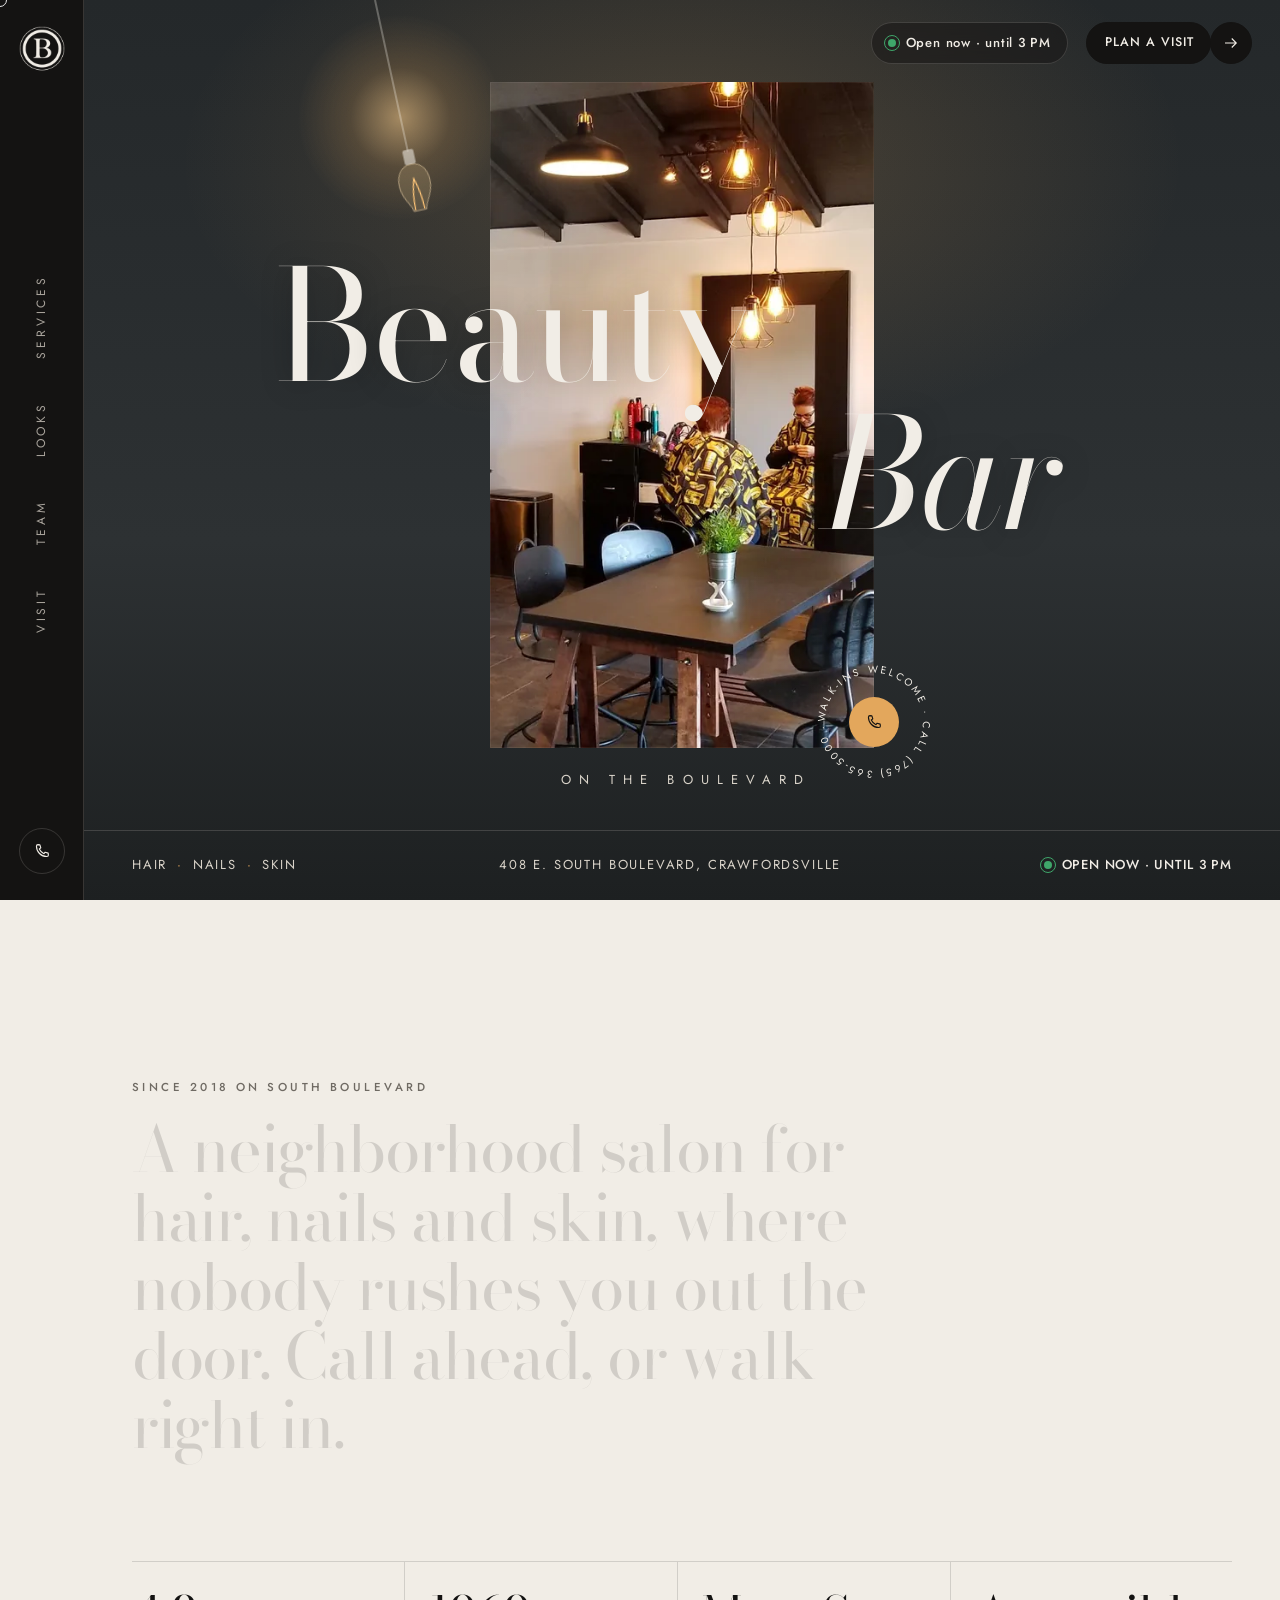
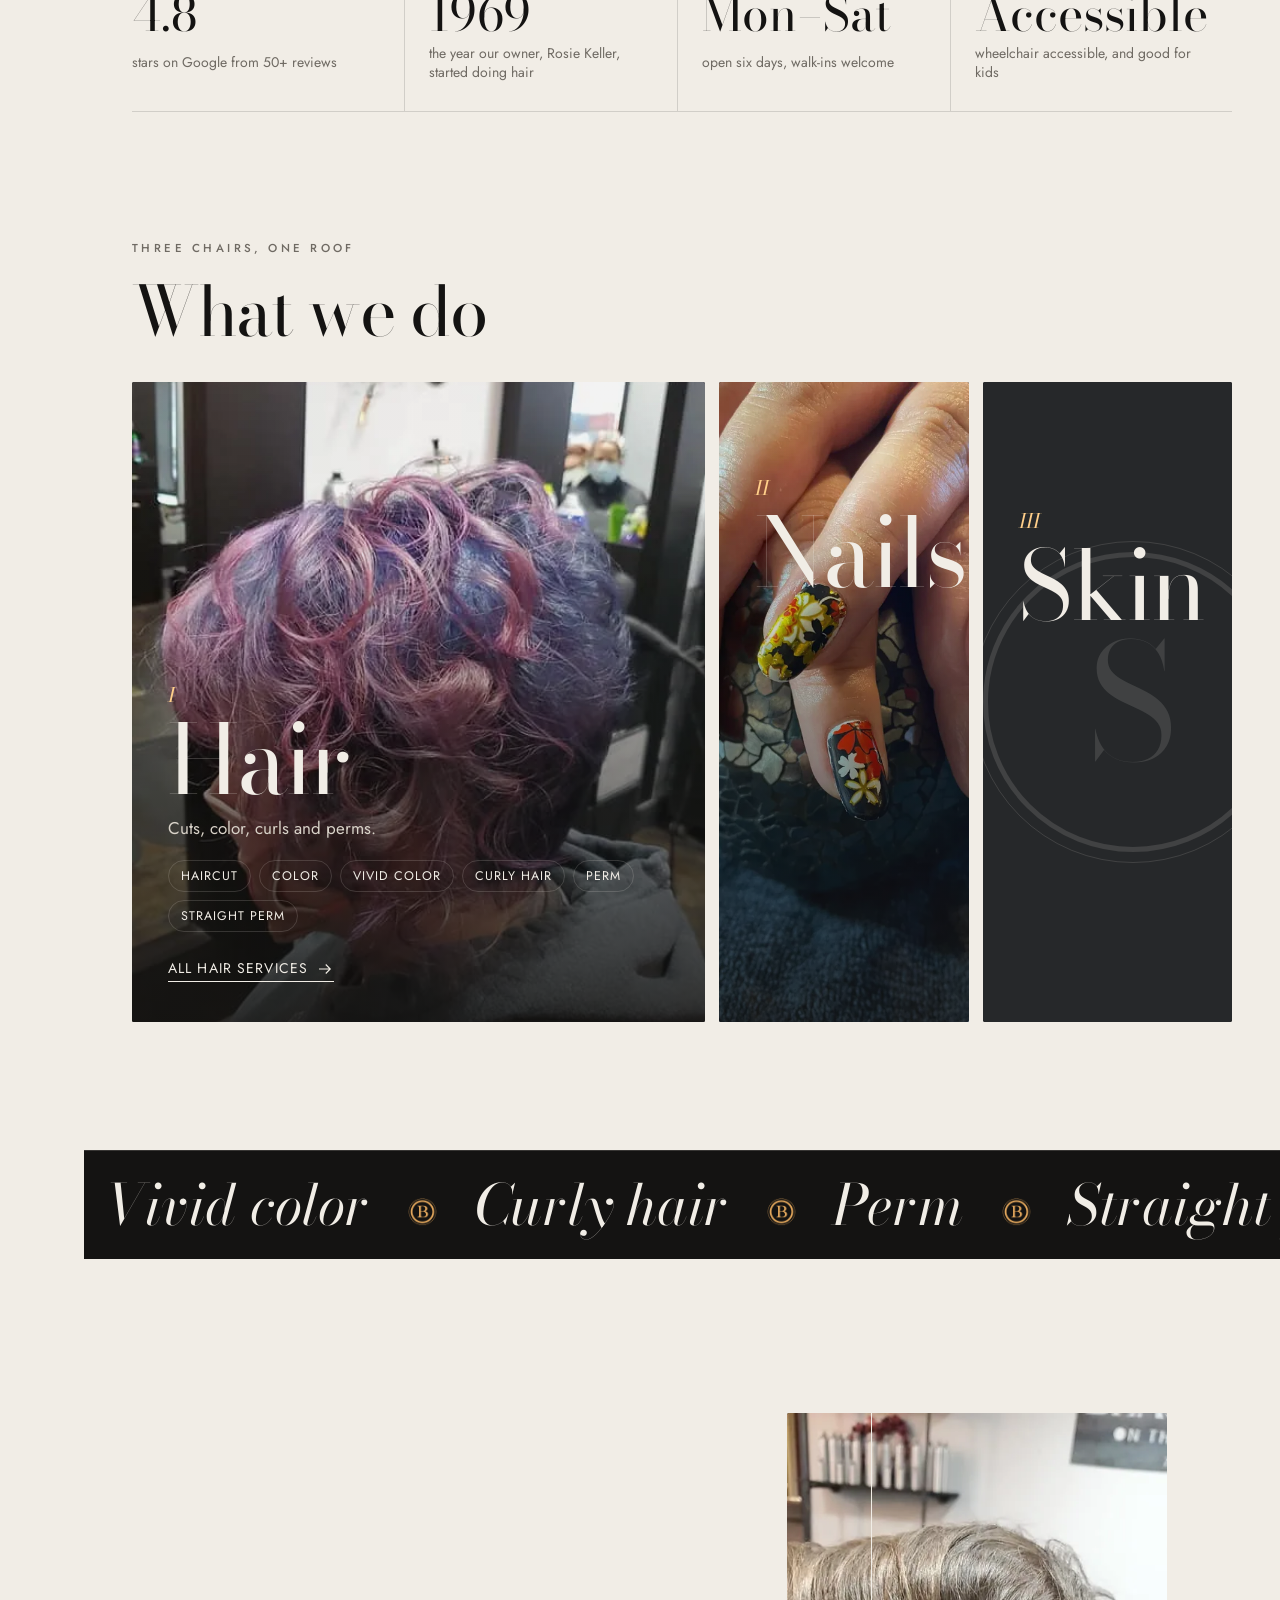
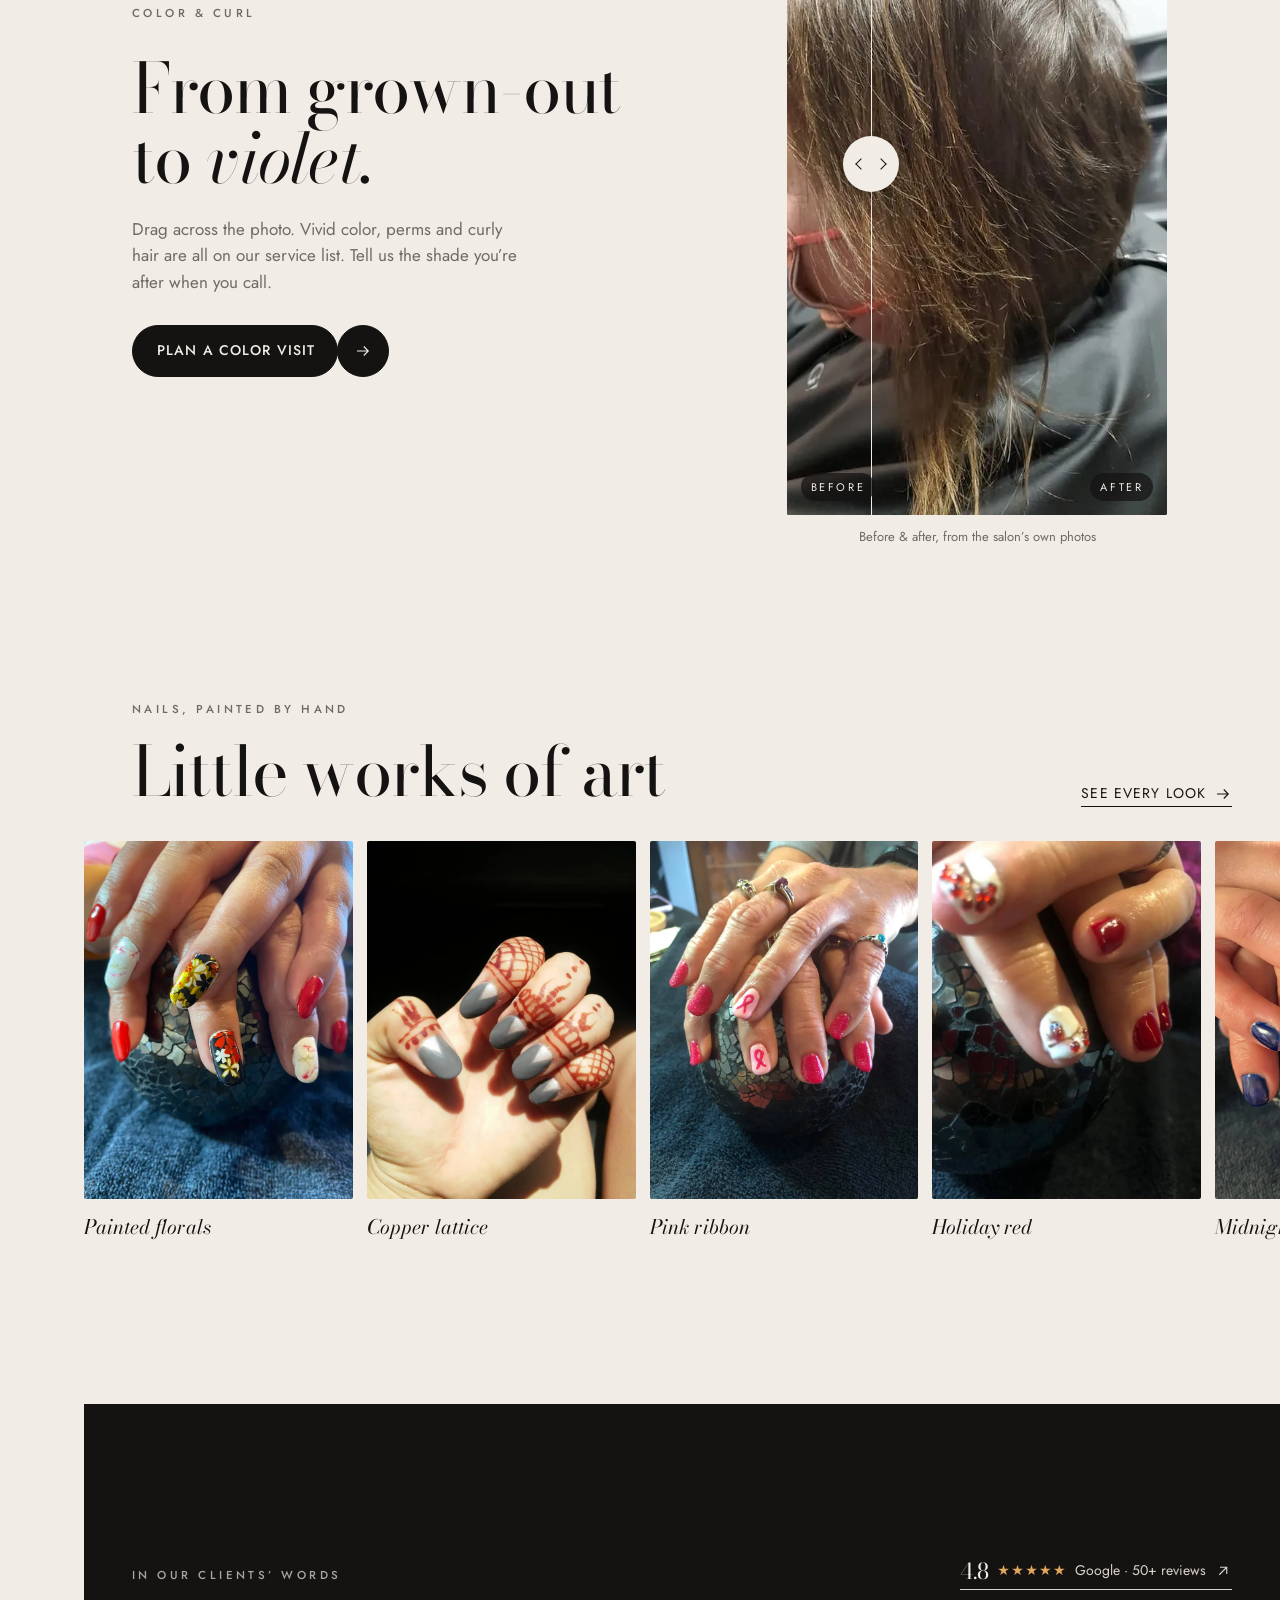
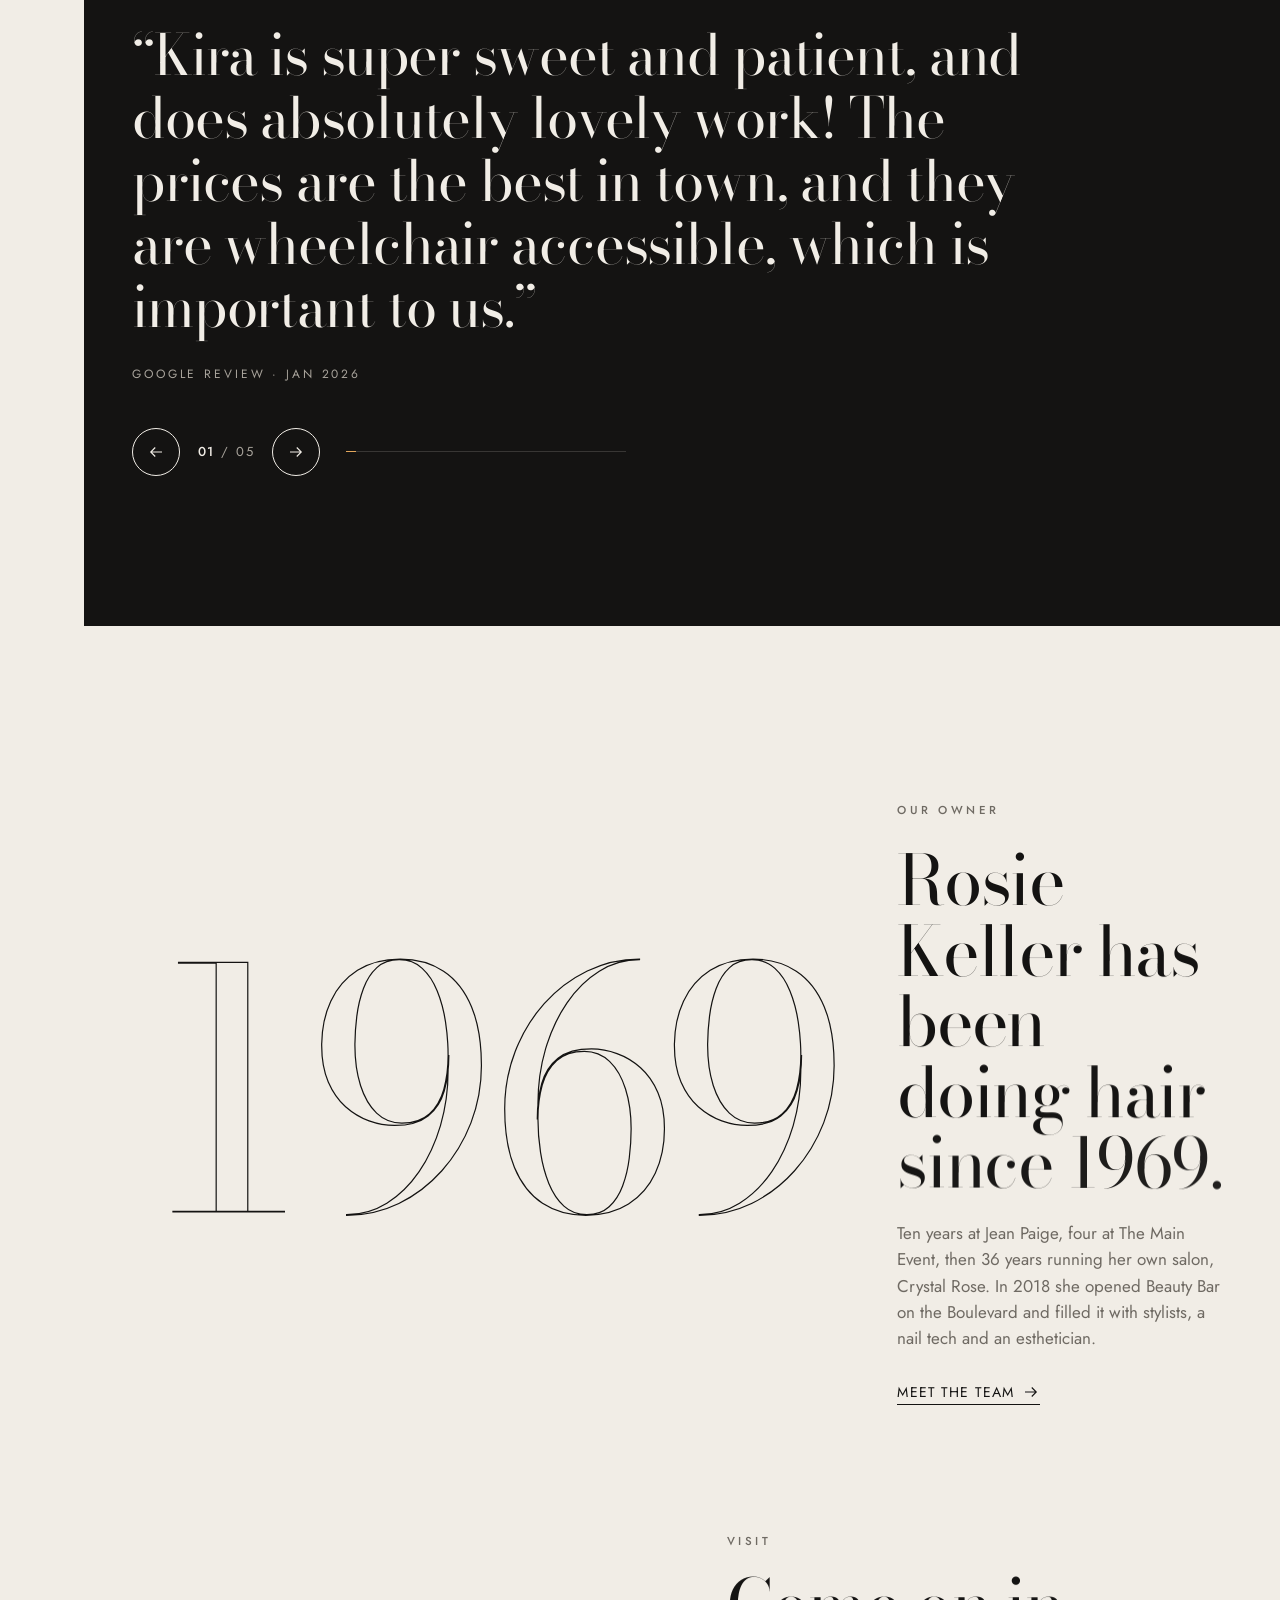
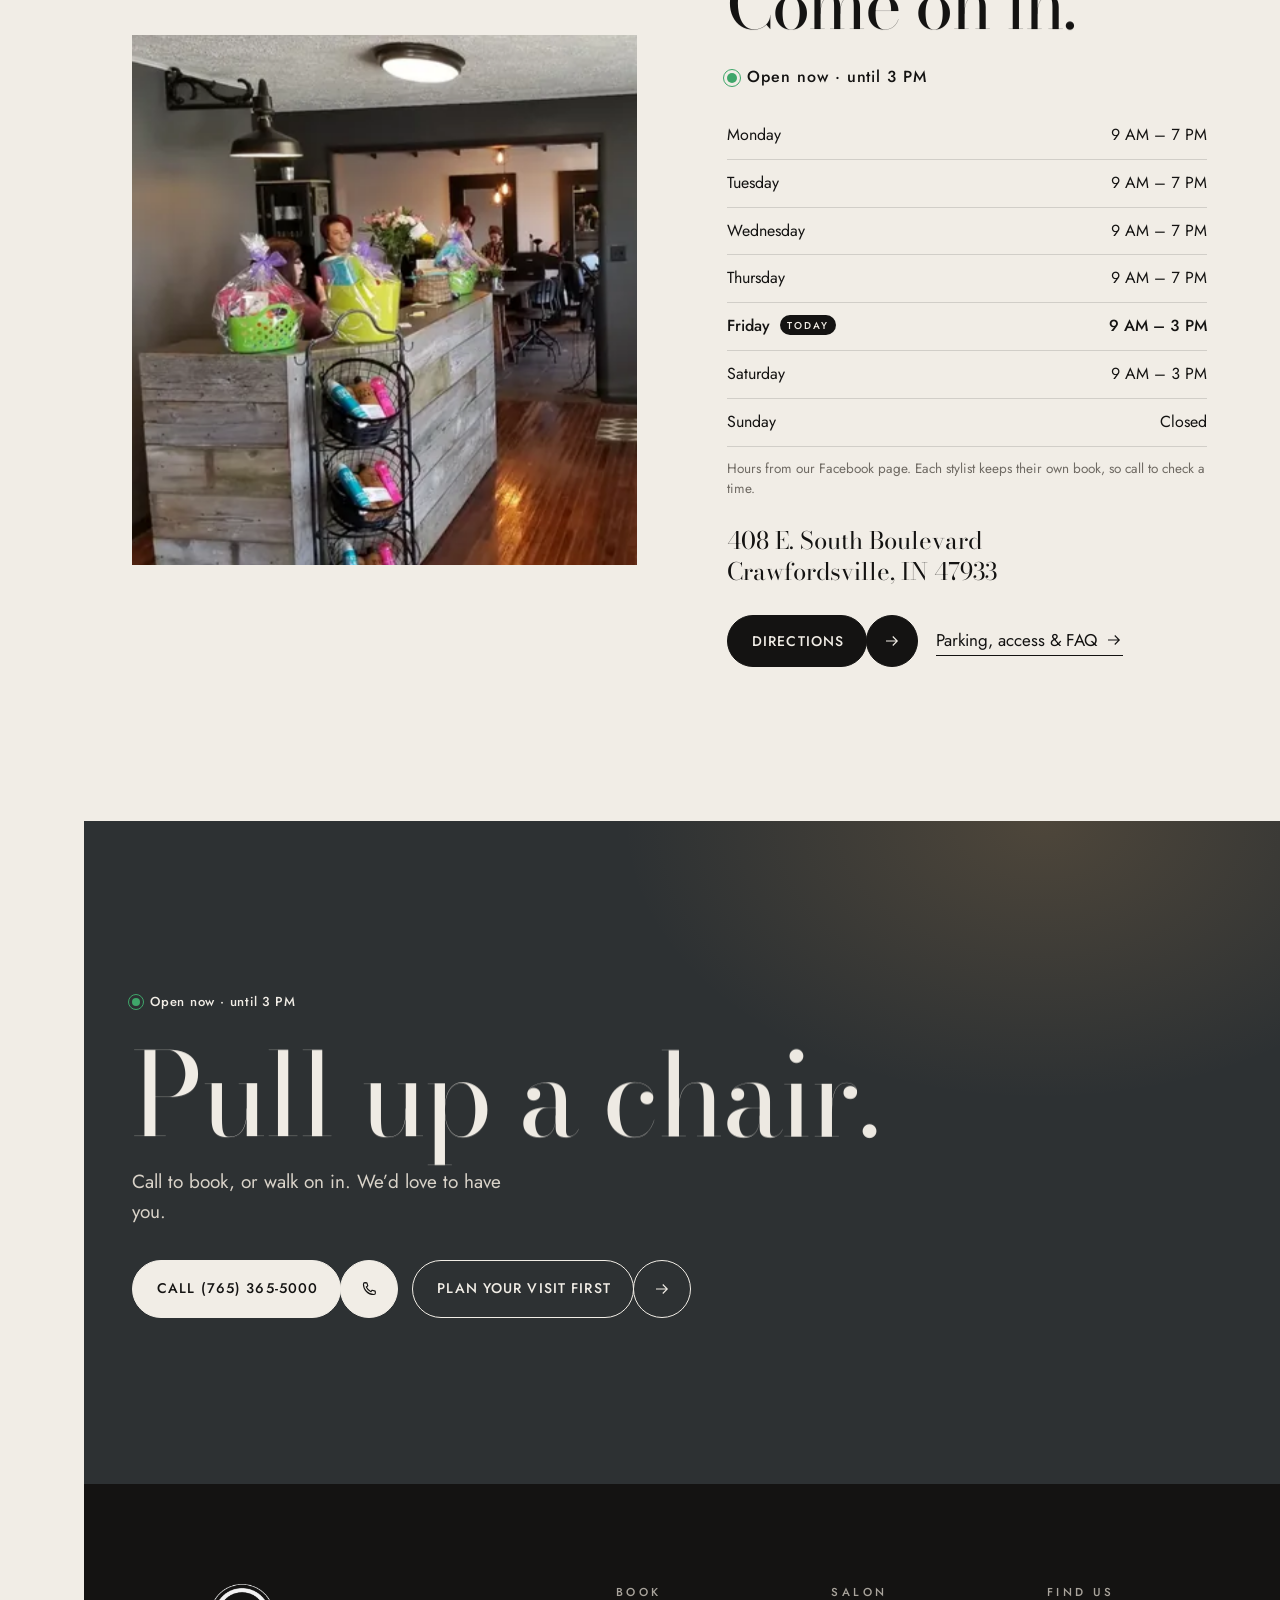
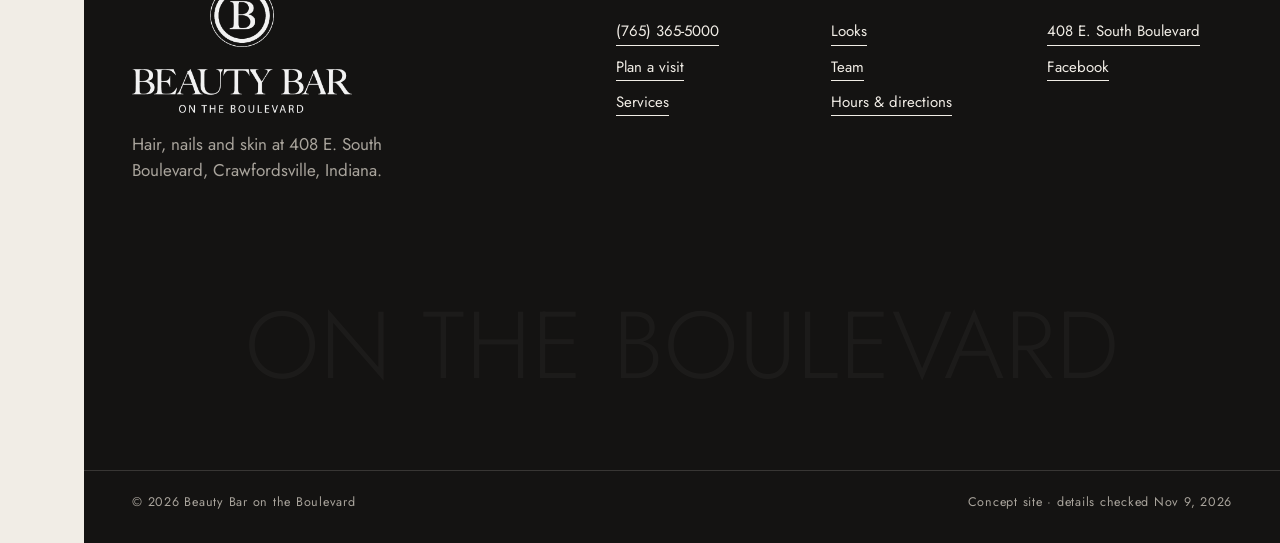
<file: index.html>
<!doctype html>
<html lang="en" class="no-js">
<head>
<meta charset="utf-8">
<meta name="viewport" content="width=device-width, initial-scale=1, viewport-fit=cover">
<title>Beauty Bar on the Boulevard · Hair, nails &amp; skin in Crawfordsville, IN</title>
<meta name="description" content="Hair, nail and skin salon at 408 E. South Boulevard, Crawfordsville, Indiana. Walk-ins welcome, or call (765) 365-5000.">
<meta name="theme-color" content="#141312">
<meta property="og:title" content="Beauty Bar on the Boulevard · Hair, nails &amp; skin in Crawfordsville, IN"><meta property="og:description" content="Hair, nail and skin salon at 408 E. South Boulevard, Crawfordsville, Indiana. Walk-ins welcome, or call (765) 365-5000."><meta property="og:type" content="website"><meta property="og:url" content="https://justuseflint.github.io/beauty-bar-boulevard/">
<meta property="og:image" content="https://justuseflint.github.io/beauty-bar-boulevard/assets/img/og.jpg">
<meta name="format-detection" content="telephone=no">
<link rel="canonical" href="https://justuseflint.github.io/beauty-bar-boulevard/">
<link rel="icon" href="./assets/img/favicon.png" type="image/png"><link rel="apple-touch-icon" href="./assets/img/apple-touch-icon.png">
<link rel="preconnect" href="https://fonts.googleapis.com"><link rel="preconnect" href="https://fonts.gstatic.com" crossorigin>
<link rel="stylesheet" href="https://fonts.googleapis.com/css2?family=Bodoni+Moda:ital,opsz,wght@0,6..96,400..800;1,6..96,400..700&family=Jost:wght@300..600&display=swap">
<link rel="stylesheet" href="./assets/css/site.css">
<script type="application/ld+json">{"@context":"https://schema.org","@type":"BeautySalon","name":"Beauty Bar on the Boulevard","telephone":"+1-765-365-5000","address":{"@type":"PostalAddress","streetAddress":"408 E. South Boulevard","addressLocality":"Crawfordsville","addressRegion":"IN","postalCode":"47933","addressCountry":"US"},"geo":{"@type":"GeoCoordinates","latitude":40.025111,"longitude":-86.89572},"sameAs":["https://www.facebook.com/beautybarontheboulevard"],"openingHoursSpecification":[{"@type":"OpeningHoursSpecification","dayOfWeek":["Monday","Tuesday","Wednesday","Thursday"],"opens":"09:00","closes":"19:00"},{"@type":"OpeningHoursSpecification","dayOfWeek":["Friday","Saturday"],"opens":"09:00","closes":"15:00"}]}</script>
<script>(function(d,w){var h=d.documentElement;h.className=h.className.replace('no-js','js');var rm=w.matchMedia&&w.matchMedia('(prefers-reduced-motion: reduce)').matches;if(!rm){h.classList.add('motion');try{if(sessionStorage.getItem('bb-pt')==='1')h.classList.add('pt-in')}catch(e){}}else{h.classList.add('no-motion')}setTimeout(function(){if(!w.__bbReady){h.classList.remove('motion','pt-in');h.classList.add('no-motion')}},4000)})(document,window)</script>
</head>
<body class="p-home">
<div class="iris" aria-hidden="true"><div class="iris-mark"><span class="mark " aria-hidden="true"></span></div></div>
<a class="skip" href="#main">Skip to content</a>
<aside class="rail" aria-label="Site">
  <a class="rail-home" href="./" aria-label="Beauty Bar on the Boulevard, home"><span class="mark " aria-hidden="true"></span></a>
  <nav class="rail-nav" aria-label="Primary"><a href="./services/"><span>Services</span></a><a href="./looks/"><span>Looks</span></a><a href="./team/"><span>Team</span></a><a href="./visit/"><span>Visit</span></a></nav>
  <a class="rail-call" href="tel:+17653655000" aria-label="Call (765) 365-5000"><svg class="i" viewBox="0 0 24 24" aria-hidden="true"><path d="M6.6 3.5l2.6.3 1.2 4-2 1.6a12 12 0 006.2 6.2l1.6-2 4 1.2.3 2.6c0 1-.9 2-2 2C10.8 19.4 4.6 13.2 4.6 5.5c0-1.1 1-2 2-2z" fill="none" stroke="currentColor" stroke-width="1.5" stroke-linejoin="round"/></svg></a>
</aside>
<div class="topr">
  <span class="status topr-status" data-status><i></i><span data-status-t>Open Mon–Sat</span></span>
  <a class="btn btn-sm btn-ink topr-plan" href="./plan/" data-magnetic><span class="btn-t">Plan a visit</span><span class="btn-o" aria-hidden="true"><svg class="i-arr" viewBox="0 0 24 24" aria-hidden="true"><path d="M4 12h15M13 6l6 6-6 6" fill="none" stroke="currentColor" stroke-width="1.5"/></svg></span></a>
</div>
<nav class="dock" aria-label="Quick">
  <a class="dock-home" href="./" aria-label="Home"><span class="mark " aria-hidden="true"></span></a>
  <a class="dock-b" href="tel:+17653655000"><svg class="i" viewBox="0 0 24 24" aria-hidden="true"><path d="M6.6 3.5l2.6.3 1.2 4-2 1.6a12 12 0 006.2 6.2l1.6-2 4 1.2.3 2.6c0 1-.9 2-2 2C10.8 19.4 4.6 13.2 4.6 5.5c0-1.1 1-2 2-2z" fill="none" stroke="currentColor" stroke-width="1.5" stroke-linejoin="round"/></svg><span>Call</span></a>
  <a class="dock-b dock-plan" href="./plan/"><span>Plan</span><b class="dock-n" data-tray-n hidden>0</b></a>
  <button class="dock-b dock-menu" type="button" aria-expanded="false" aria-controls="sheet" data-sheet-btn><span class="dm-i"><i></i><i></i></span><span class="dm-t">Index</span></button>
</nav>
<div class="sheet" id="sheet" data-sheet aria-hidden="true">
  <div class="sheet-in">
    <nav class="sheet-nav" aria-label="Mobile"><a href="./"><em>I</em><span>Home</span></a><a href="./services/"><em>II</em><span>Services</span></a><a href="./looks/"><em>III</em><span>Looks</span></a><a href="./team/"><em>IV</em><span>Team</span></a><a href="./visit/"><em>V</em><span>Visit</span></a><a href="./plan/"><em>VI</em><span>Plan a visit</span></a></nav>
    <div class="sheet-foot">
      <span class="status " data-status><i></i><span data-status-t>Open Mon–Sat</span></span>
      <p>408 E. South Boulevard<br>Crawfordsville, IN 47933</p>
      <a class="ul" href="tel:+17653655000">(765) 365-5000</a>
    </div>
  </div>
</div>
<main id="main">

<section class="hero" data-hero>
  <div class="hero-stage">
    <span class="status status-inv hero-st" data-status><i></i><span data-status-t>Open Mon–Sat</span></span>
    <div class="lamp" data-lamp aria-hidden="true">
      <svg viewBox="0 0 60 260" class="lamp-svg"><line x1="30" y1="0" x2="30" y2="168" stroke="currentColor" stroke-width="1.2"/><rect x="24" y="166" width="12" height="16" rx="2" fill="currentColor"/><path d="M30 182c-11 0-17 9-17 21 0 14 9 22 10 30h14c1-8 10-16 10-30 0-12-6-21-17-21z" fill="rgba(255,214,150,.16)" stroke="rgba(255,226,180,.55)" stroke-width="1"/><path d="M25 232c0-12 2-24 5-34 3 10 5 22 5 34" fill="none" stroke="#FFC274" stroke-width="1.3"/></svg>
      <span class="lamp-glow"></span>
    </div>
    <h1 class="hero-h"><span class="sr-only">Beauty Bar on the Boulevard</span><span class="hh hh-1" data-chars aria-hidden="true">Beauty</span><span class="hh hh-2" data-chars aria-hidden="true">Bar</span></h1>
    <div class="mirror" data-mirror>
      <div class="mirror-pic" data-mirror-pic><img src="./assets/img/int-wide.webp" srcset="./assets/img/int-wide-s.webp 800w, ./assets/img/int-wide.webp 1600w" sizes="(min-width:1024px) 70vw, 120vw" alt="Inside Beauty Bar on the Boulevard: black-framed mirrors, Edison-bulb pendants, a brick wall and the shampoo chairs" width="1600" height="778" fetchpriority="high" decoding="async"></div>
    </div>
    <p class="hero-tag" data-track aria-hidden="true">On the Boulevard</p>
    <a class="badge" href="tel:+17653655000" aria-label="Walk-ins welcome. Call (765) 365-5000" data-magnetic>
      <svg viewBox="0 0 200 200" aria-hidden="true"><defs><path id="bc" d="M100,100 m-74,0 a74,74 0 1,1 148,0 a74,74 0 1,1 -148,0"/></defs><text><textPath href="#bc" textLength="460">Walk-ins welcome · Call (765) 365-5000 ·</textPath></text></svg>
      <span class="badge-c"><svg class="i" viewBox="0 0 24 24" aria-hidden="true"><path d="M6.6 3.5l2.6.3 1.2 4-2 1.6a12 12 0 006.2 6.2l1.6-2 4 1.2.3 2.6c0 1-.9 2-2 2C10.8 19.4 4.6 13.2 4.6 5.5c0-1.1 1-2 2-2z" fill="none" stroke="currentColor" stroke-width="1.5" stroke-linejoin="round"/></svg></span>
    </a>
  </div>
  <div class="hero-foot">
    <p>Hair <i>·</i> Nails <i>·</i> Skin</p>
    <p class="hero-addr">408 E. South Boulevard, Crawfordsville</p>
    <span class="status status-inv" data-status><i></i><span data-status-t>Open Mon–Sat</span></span>
  </div>
</section>

<section class="intro wrap" aria-labelledby="intro-h">
  <p class="eb ">Since 2018 on South Boulevard</p>
  <h2 id="intro-h" class="d-lg intro-h" data-scrub>A neighborhood salon for hair, nails and skin, where nobody rushes you out the door. Call ahead, or walk right in.</h2>
  <ul class="facts">
    <li data-rise><b>4.8</b><span>stars on Google from 50+ reviews</span></li>
    <li data-rise><b>1969</b><span>the year our owner, Rosie Keller, started doing hair</span></li>
    <li data-rise><b>Mon–Sat</b><span>open six days, walk-ins welcome</span></li>
    <li data-rise><b>Accessible</b><span>wheelchair accessible, and good for kids</span></li>
  </ul>
</section>

<section class="trio" aria-labelledby="trio-h">
  <div class="wrap trio-head">
    <p class="eb ">Three chairs, one roof</p>
    <h2 id="trio-h" class="d-lg" data-chars>What we do</h2>
  </div>
  <div class="trio-row" data-trio>
    <article class="panel panel-hair is-open" data-panel>
      <div class="panel-bg" data-iris><img src="./assets/img/curls-after-s.webp" srcset="./assets/img/curls-after-s.webp 800w, ./assets/img/curls-after.webp 521w" sizes="(min-width:1024px) 50vw, 100vw" alt="Short violet curls after a color appointment" width="521" height="960" loading="lazy" decoding="async"></div>
      <div class="panel-in">
        <p class="panel-n">I</p>
        <h3 class="panel-h">Hair</h3>
        <p class="panel-l">Cuts, color, curls and perms.</p>
        <ul class="panel-list"><li>Haircut</li><li>Color</li><li>Vivid color</li><li>Curly hair</li><li>Perm</li><li>Straight perm</li></ul>
        <a class="panel-a ul" href="./services/#hair">All hair services <svg class="i-arr" viewBox="0 0 24 24" aria-hidden="true"><path d="M4 12h15M13 6l6 6-6 6" fill="none" stroke="currentColor" stroke-width="1.5"/></svg></a>
      </div>
    </article><article class="panel panel-nails" data-panel>
      <div class="panel-bg" data-iris><img src="./assets/img/nails-floral-s.webp" srcset="./assets/img/nails-floral-s.webp 800w, ./assets/img/nails-floral.webp 1000w" sizes="(min-width:1024px) 50vw, 100vw" alt="Red nails with hand-painted yellow and white florals" width="1000" height="1333" loading="lazy" decoding="async"></div>
      <div class="panel-in">
        <p class="panel-n">II</p>
        <h3 class="panel-h">Nails</h3>
        <p class="panel-l">Manicures, pedicures, gel, acrylic and art.</p>
        <ul class="panel-list"><li>Manicure</li><li>Manicure & pedicure</li><li>Pedicure</li><li>Gel nails</li><li>Acrylic nails</li><li>Fill-in</li></ul>
        <a class="panel-a ul" href="./services/#nails">All nails services <svg class="i-arr" viewBox="0 0 24 24" aria-hidden="true"><path d="M4 12h15M13 6l6 6-6 6" fill="none" stroke="currentColor" stroke-width="1.5"/></svg></a>
      </div>
    </article><article class="panel panel-skin" data-panel>
      <div class="panel-bg panel-type" aria-hidden="true"><span class="ring ring-xl" aria-hidden="true"><span>S</span></span></div>
      <div class="panel-in">
        <p class="panel-n">III</p>
        <h3 class="panel-h">Skin</h3>
        <p class="panel-l">Waxing, facials and lash & brow. Ask what’s on the books.</p>
        <ul class="panel-list"><li>Facial waxing</li><li>Body waxing</li><li>Facial</li><li>Lash & brow tint</li><li>Makeup</li></ul>
        <a class="panel-a ul" href="./services/#skin">All skin services <svg class="i-arr" viewBox="0 0 24 24" aria-hidden="true"><path d="M4 12h15M13 6l6 6-6 6" fill="none" stroke="currentColor" stroke-width="1.5"/></svg></a>
      </div>
    </article>
  </div>
</section>

<section class="mq" aria-hidden="true"><div class="mq-track" data-mq><span>Haircut</span><i><span class="mark " aria-hidden="true"></span></i><span>Color</span><i><span class="mark " aria-hidden="true"></span></i><span>Vivid color</span><i><span class="mark " aria-hidden="true"></span></i><span>Curly hair</span><i><span class="mark " aria-hidden="true"></span></i><span>Perm</span><i><span class="mark " aria-hidden="true"></span></i><span>Straight perm</span><i><span class="mark " aria-hidden="true"></span></i><span>Kids’ cut</span><i><span class="mark " aria-hidden="true"></span></i><span>Extensions</span><i><span class="mark " aria-hidden="true"></span></i><span>Updo</span><i><span class="mark " aria-hidden="true"></span></i><span>Design cut</span><i><span class="mark " aria-hidden="true"></span></i><span>Manicure</span><i><span class="mark " aria-hidden="true"></span></i><span>Manicure & pedicure</span><i><span class="mark " aria-hidden="true"></span></i><span>Pedicure</span><i><span class="mark " aria-hidden="true"></span></i><span>Gel nails</span><i><span class="mark " aria-hidden="true"></span></i><span>Acrylic nails</span><i><span class="mark " aria-hidden="true"></span></i><span>Fill-in</span><i><span class="mark " aria-hidden="true"></span></i><span>Nail art</span><i><span class="mark " aria-hidden="true"></span></i><span>Polish change</span><i><span class="mark " aria-hidden="true"></span></i><span>Polish removal</span><i><span class="mark " aria-hidden="true"></span></i><span>Haircut</span><i><span class="mark " aria-hidden="true"></span></i><span>Color</span><i><span class="mark " aria-hidden="true"></span></i><span>Vivid color</span><i><span class="mark " aria-hidden="true"></span></i><span>Curly hair</span><i><span class="mark " aria-hidden="true"></span></i><span>Perm</span><i><span class="mark " aria-hidden="true"></span></i><span>Straight perm</span><i><span class="mark " aria-hidden="true"></span></i><span>Kids’ cut</span><i><span class="mark " aria-hidden="true"></span></i><span>Extensions</span><i><span class="mark " aria-hidden="true"></span></i><span>Updo</span><i><span class="mark " aria-hidden="true"></span></i><span>Design cut</span><i><span class="mark " aria-hidden="true"></span></i><span>Manicure</span><i><span class="mark " aria-hidden="true"></span></i><span>Manicure & pedicure</span><i><span class="mark " aria-hidden="true"></span></i><span>Pedicure</span><i><span class="mark " aria-hidden="true"></span></i><span>Gel nails</span><i><span class="mark " aria-hidden="true"></span></i><span>Acrylic nails</span><i><span class="mark " aria-hidden="true"></span></i><span>Fill-in</span><i><span class="mark " aria-hidden="true"></span></i><span>Nail art</span><i><span class="mark " aria-hidden="true"></span></i><span>Polish change</span><i><span class="mark " aria-hidden="true"></span></i><span>Polish removal</span><i><span class="mark " aria-hidden="true"></span></i></div></section>

<section class="feat wrap" aria-labelledby="feat-h">
  <div class="feat-copy">
    <p class="eb ">Color &amp; curl</p>
    <h2 id="feat-h" class="d-lg" data-chars>From grown-out to <em>violet.</em></h2>
    <p>Drag across the photo. Vivid color, perms and curly hair are all on our service list. Tell us the shade you&rsquo;re after when you call.</p>
    <a class="btn btn-ink" href="./plan/?s=color,vivid" data-magnetic ><span class="btn-t">Plan a color visit</span><span class="btn-o" aria-hidden="true"><svg class="i-arr" viewBox="0 0 24 24" aria-hidden="true"><path d="M4 12h15M13 6l6 6-6 6" fill="none" stroke="currentColor" stroke-width="1.5"/></svg></span></a>
  </div>
  <figure class="ba" data-ba>
  <div class="ba-stage" data-cursor="Drag">
    <img src="./assets/img/curls-before-s.webp" srcset="./assets/img/curls-before-s.webp 800w, ./assets/img/curls-before.webp 521w" sizes="(min-width:1024px) 34vw, 90vw" alt="Before: grown-out, straight light brown hair, seen from the side" width="521" height="960" loading="lazy" decoding="async" class="ba-img ba-before">
    <div class="ba-after" data-ba-after><img src="./assets/img/curls-after-s.webp" srcset="./assets/img/curls-after-s.webp 800w, ./assets/img/curls-after.webp 521w" sizes="(min-width:1024px) 34vw, 90vw" alt="After: short violet and plum curls, seen from the side" width="521" height="960" loading="lazy" decoding="async" class="ba-img"></div>
    <div class="ba-handle" data-ba-handle aria-hidden="true"><span></span></div>
    <span class="ba-l ba-l1" aria-hidden="true">Before</span><span class="ba-l ba-l2" aria-hidden="true">After</span>
    <input class="ba-range" type="range" min="0" max="100" value="50" aria-label="Slide to compare before and after" data-ba-range>
  </div>
  <figcaption>Before &amp; after, from the salon&rsquo;s own photos</figcaption>
</figure>
</section>

<section class="reel" aria-labelledby="reel-h">
  <div class="wrap reel-head">
    <div><p class="eb ">Nails, painted by hand</p><h2 id="reel-h" class="d-lg" data-chars>Little works of&nbsp;art</h2></div>
    <a class="ul reel-a" href="./looks/">See every look <svg class="i-arr" viewBox="0 0 24 24" aria-hidden="true"><path d="M4 12h15M13 6l6 6-6 6" fill="none" stroke="currentColor" stroke-width="1.5"/></svg></a>
  </div>
  <div class="reel-track" data-reel data-cursor="Drag" tabindex="0" aria-label="Nail art photos, scroll sideways">
    <figure class="reel-it"><img src="./assets/img/nails-floral-s.webp" srcset="./assets/img/nails-floral-s.webp 800w, ./assets/img/nails-floral.webp 1000w" sizes="(min-width:1024px) 22vw, 64vw" alt="Nail art on red" width="1000" height="1333" loading="lazy" decoding="async"><figcaption><span>Painted florals</span></figcaption></figure><figure class="reel-it"><img src="./assets/img/nails-lattice-s.webp" srcset="./assets/img/nails-lattice-s.webp 800w, ./assets/img/nails-lattice.webp 750w" sizes="(min-width:1024px) 22vw, 64vw" alt="Hand-painted grid on gray" width="750" height="1000" loading="lazy" decoding="async"><figcaption><span>Copper lattice</span></figcaption></figure><figure class="reel-it"><img src="./assets/img/nails-ribbon-s.webp" srcset="./assets/img/nails-ribbon-s.webp 800w, ./assets/img/nails-ribbon.webp 1000w" sizes="(min-width:1024px) 22vw, 64vw" alt="Ribbon accent nails" width="1000" height="1333" loading="lazy" decoding="async"><figcaption><span>Pink ribbon</span></figcaption></figure><figure class="reel-it"><img src="./assets/img/nails-holiday-s.webp" srcset="./assets/img/nails-holiday-s.webp 800w, ./assets/img/nails-holiday.webp 720w" sizes="(min-width:1024px) 22vw, 64vw" alt="Red with a bow accent" width="720" height="960" loading="lazy" decoding="async"><figcaption><span>Holiday red</span></figcaption></figure><figure class="reel-it"><img src="./assets/img/nails-blue-s.webp" srcset="./assets/img/nails-blue-s.webp 800w, ./assets/img/nails-blue.webp 1000w" sizes="(min-width:1024px) 22vw, 64vw" alt="Navy with gold detail" width="1000" height="1333" loading="lazy" decoding="async"><figcaption><span>Midnight & gold</span></figcaption></figure><figure class="reel-it"><img src="./assets/img/nails-pink-s.webp" srcset="./assets/img/nails-pink-s.webp 800w, ./assets/img/nails-pink.webp 720w" sizes="(min-width:1024px) 22vw, 64vw" alt="Pink with painted accents" width="720" height="960" loading="lazy" decoding="async"><figcaption><span>Pink marble</span></figcaption></figure><figure class="reel-it"><img src="./assets/img/nails-night-s.webp" srcset="./assets/img/nails-night-s.webp 800w, ./assets/img/nails-night.webp 720w" sizes="(min-width:1024px) 22vw, 64vw" alt="Black with silver art" width="720" height="960" loading="lazy" decoding="async"><figcaption><span>Black & silver</span></figcaption></figure><figure class="reel-it"><img src="./assets/img/nails-slate-s.webp" srcset="./assets/img/nails-slate-s.webp 800w, ./assets/img/nails-slate.webp 720w" sizes="(min-width:1024px) 22vw, 64vw" alt="Black and slate with accents" width="720" height="960" loading="lazy" decoding="async"><figcaption><span>Slate set</span></figcaption></figure>
  </div>
</section>

<section class="voices" aria-labelledby="voices-h" data-voices>
  <div class="wrap voices-in">
    <div class="voices-top">
      <h2 id="voices-h" class="eb">In our clients&rsquo; words</h2>
      <a class="voices-rate ul" href="https://www.google.com/maps/search/?api=1&query=Beauty+Bar+On+The+Boulevard+Crawfordsville+IN" target="_blank" rel="noopener"><b>4.8</b> <span class="stars" aria-hidden="true">★★★★★</span> Google · 50+ reviews <svg class="i-arr" viewBox="0 0 24 24" aria-hidden="true"><path d="M7 17L17 7M8 7h9v9" fill="none" stroke="currentColor" stroke-width="1.5"/></svg></a>
    </div>
    <div class="voices-stage" aria-live="polite">
      <blockquote class="voice is-on" data-voice><p class="d-md">&ldquo;Kira is super sweet and patient, and does absolutely lovely work! The prices are the best in town, and they are wheelchair accessible, which is important to us.&rdquo;</p><footer>Google review · Jan 2026</footer></blockquote><blockquote class="voice" data-voice><p class="d-md">&ldquo;Friendly service and they don’t rush you out the door. My stylist took her time and did as I asked.&rdquo;</p><footer>Google review</footer></blockquote><blockquote class="voice" data-voice><p class="d-md">&ldquo;Marcie did my nails today and she did a fantastic job. You can tell she cares about her work and her clients.&rdquo;</p><footer>Google review · Oct 2023</footer></blockquote><blockquote class="voice" data-voice><p class="d-md">&ldquo;Called for an appointment for a haircut and they got me in the next morning!&rdquo;</p><footer>Google review · Aug 2022</footer></blockquote><blockquote class="voice" data-voice><p class="d-md">&ldquo;One of the best salons I’ve ever been to. Thanks for taking care of my curly hair.&rdquo;</p><footer>Google review</footer></blockquote>
    </div>
    <div class="voices-ctl">
      <button type="button" class="rbtn" data-voice-prev aria-label="Previous review"><svg viewBox="0 0 24 24" aria-hidden="true"><path d="M20 12H5M11 6l-6 6 6 6" fill="none" stroke="currentColor" stroke-width="1.5"/></svg></button>
      <span class="voices-n"><b data-voice-n>01</b> / 05</span>
      <button type="button" class="rbtn" data-voice-next aria-label="Next review"><svg class="i-arr" viewBox="0 0 24 24" aria-hidden="true"><path d="M4 12h15M13 6l6 6-6 6" fill="none" stroke="currentColor" stroke-width="1.5"/></svg></button>
      <span class="voices-bar" aria-hidden="true"><i data-voice-bar></i></span>
    </div>
  </div>
</section>

<section class="since wrap" aria-labelledby="since-h" data-since>
  <div class="since-num" aria-hidden="true"><span data-year>1969</span></div>
  <div class="since-copy">
    <p class="eb ">Our owner</p>
    <h2 id="since-h" class="d-lg" data-chars>Rosie Keller has been doing hair since&nbsp;1969.</h2>
    <p>Ten years at Jean Paige, four at The Main Event, then 36 years running her own salon, Crystal Rose. In 2018 she opened Beauty Bar on the Boulevard and filled it with stylists, a nail tech and an esthetician.</p>
    <a class="ul" href="./team/">Meet the team <svg class="i-arr" viewBox="0 0 24 24" aria-hidden="true"><path d="M4 12h15M13 6l6 6-6 6" fill="none" stroke="currentColor" stroke-width="1.5"/></svg></a>
  </div>
</section>

<section class="visit-b wrap" aria-labelledby="vb-h">
  <div class="vb-pic" data-iris><img src="./assets/img/reception-s.webp" srcset="./assets/img/reception-s.webp 800w, ./assets/img/reception.webp 1600w" sizes="(min-width:1024px) 45vw, 100vw" alt="The reception desk of reclaimed barn wood, with gift baskets and a polish rack" width="1600" height="778" loading="lazy" decoding="async"></div>
  <div class="vb-copy">
    <p class="eb ">Visit</p>
    <h2 id="vb-h" class="d-lg" data-chars>Come on in.</h2>
    <span class="status status-lg" data-status><i></i><span data-status-t>Open Mon–Sat</span></span>
    <table class="hours " data-hours><caption class="sr-only">Opening hours</caption><tbody><tr data-day="1"><th scope="row">Monday</th><td>9 AM – 7 PM</td></tr><tr data-day="2"><th scope="row">Tuesday</th><td>9 AM – 7 PM</td></tr><tr data-day="3"><th scope="row">Wednesday</th><td>9 AM – 7 PM</td></tr><tr data-day="4"><th scope="row">Thursday</th><td>9 AM – 7 PM</td></tr><tr data-day="5"><th scope="row">Friday</th><td>9 AM – 3 PM</td></tr><tr data-day="6"><th scope="row">Saturday</th><td>9 AM – 3 PM</td></tr><tr data-day="0"><th scope="row">Sunday</th><td>Closed</td></tr></tbody></table>
    <p class="fine">Hours from our Facebook page. Each stylist keeps their own book, so call to check a time.</p>
    <p class="vb-addr">408 E. South Boulevard<br>Crawfordsville, IN 47933</p>
    <div class="row-btns"><a class="btn btn-ink" href="https://www.google.com/maps/search/?api=1&query=Beauty+Bar+on+the+Boulevard%2C+408+E+South+Blvd%2C+Crawfordsville%2C+IN+47933" data-magnetic target="_blank" rel="noopener"><span class="btn-t">Directions</span><span class="btn-o" aria-hidden="true"><svg class="i-arr" viewBox="0 0 24 24" aria-hidden="true"><path d="M4 12h15M13 6l6 6-6 6" fill="none" stroke="currentColor" stroke-width="1.5"/></svg></span></a><a class="ul" href="./visit/">Parking, access &amp; FAQ <svg class="i-arr" viewBox="0 0 24 24" aria-hidden="true"><path d="M4 12h15M13 6l6 6-6 6" fill="none" stroke="currentColor" stroke-width="1.5"/></svg></a></div>
  </div>
</section>
</main>
<section class="cta" aria-labelledby="cta-h">
  <div class="cta-in wrap">
    <span class="status status-inv" data-status><i></i><span data-status-t>Open Mon–Sat</span></span>
    <h2 id="cta-h" class="d-xl" data-chars>Pull up a&nbsp;chair.</h2>
    <p class="cta-p">Call to book, or walk on in. We&rsquo;d love to have you.</p>
    <div class="cta-btns"><a class="btn btn-call btn-light btn-lg" href="tel:+17653655000" data-magnetic><span class="btn-t">Call (765) 365-5000</span><span class="btn-o" aria-hidden="true"><svg class="i" viewBox="0 0 24 24" aria-hidden="true"><path d="M6.6 3.5l2.6.3 1.2 4-2 1.6a12 12 0 006.2 6.2l1.6-2 4 1.2.3 2.6c0 1-.9 2-2 2C10.8 19.4 4.6 13.2 4.6 5.5c0-1.1 1-2 2-2z" fill="none" stroke="currentColor" stroke-width="1.5" stroke-linejoin="round"/></svg></span></a><a class="btn btn-ghost-inv btn-lg" href="./plan/" data-magnetic ><span class="btn-t">Plan your visit first</span><span class="btn-o" aria-hidden="true"><svg class="i-arr" viewBox="0 0 24 24" aria-hidden="true"><path d="M4 12h15M13 6l6 6-6 6" fill="none" stroke="currentColor" stroke-width="1.5"/></svg></span></a></div>
  </div>
</section>
<footer class="ftr">
  <div class="wrap ftr-top">
    <div class="ftr-brand">
      <img class="ftr-logo" src="./assets/img/logo.png" alt="Beauty Bar on the Boulevard logo" width="750" height="437" loading="lazy">
      <p>Hair, nails and skin at 408 E. South Boulevard, Crawfordsville, Indiana.</p>
    </div>
    <div class="ftr-cols">
      <div><p class="eb">Book</p><ul><li><a class="ul" href="tel:+17653655000">(765) 365-5000</a></li><li><a class="ul" href="./plan/">Plan a visit</a></li><li><a class="ul" href="./services/">Services</a></li></ul></div>
      <div><p class="eb">Salon</p><ul><li><a class="ul" href="./looks/">Looks</a></li><li><a class="ul" href="./team/">Team</a></li><li><a class="ul" href="./visit/">Hours &amp; directions</a></li></ul></div>
      <div><p class="eb">Find us</p><ul><li><a class="ul" href="https://www.google.com/maps/search/?api=1&query=Beauty+Bar+on+the+Boulevard%2C+408+E+South+Blvd%2C+Crawfordsville%2C+IN+47933" target="_blank" rel="noopener">408 E. South Boulevard</a></li><li><a class="ul" href="https://www.facebook.com/beautybarontheboulevard" target="_blank" rel="noopener">Facebook</a></li></ul></div>
    </div>
  </div>
  <div class="ftr-wm" aria-hidden="true"><span data-track-wm>On the Boulevard</span></div>
  <div class="wrap ftr-base"><span>© 2026 Beauty Bar on the Boulevard</span><span>Concept site · details checked Nov 9, 2026</span></div>
</footer>
<div class="cur" aria-hidden="true"><span class="cur-t"></span></div>
<div class="toast" role="status" aria-live="polite" data-toast></div>
<script src="./assets/vendor/gsap.min.js" defer></script>
<script src="./assets/vendor/ScrollTrigger.min.js" defer></script>
<script src="./assets/vendor/lenis.min.js" defer></script>
<script src="./assets/js/site.js" defer></script>
</body>
</html>
</file>
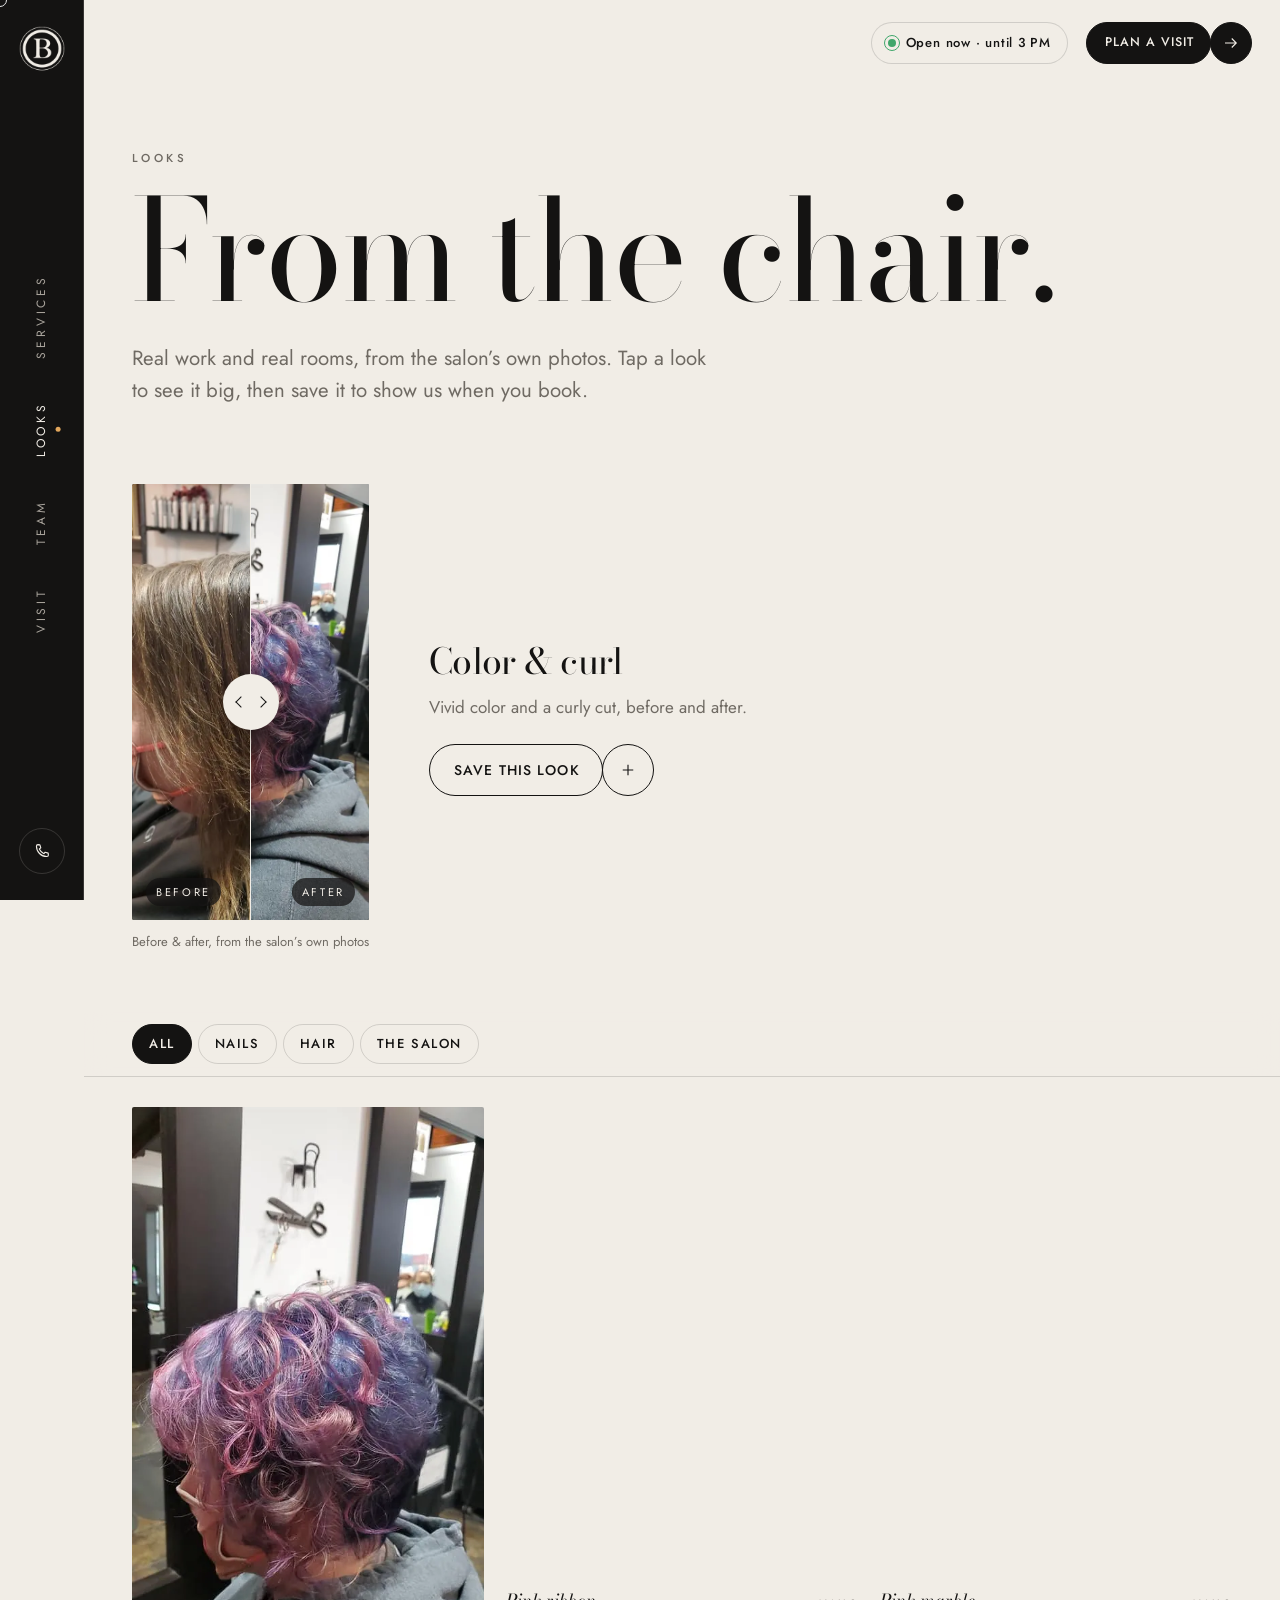
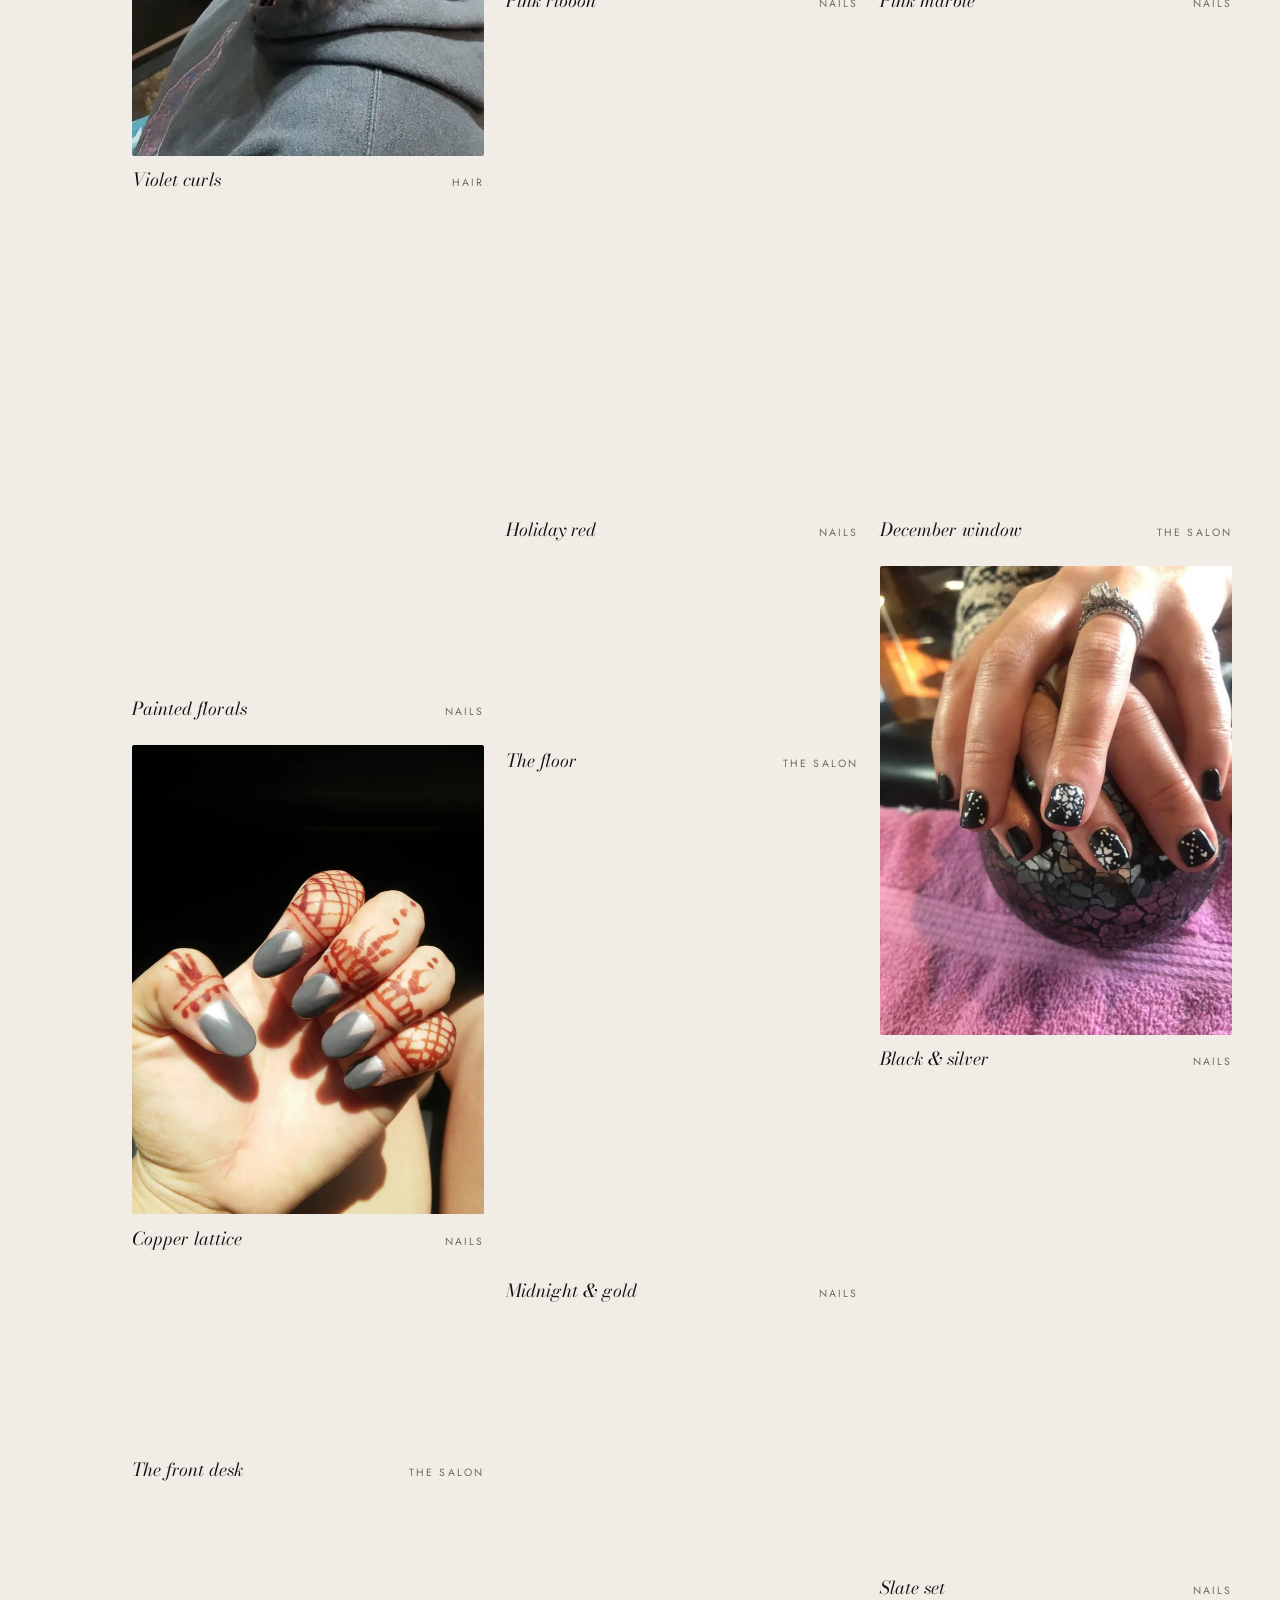
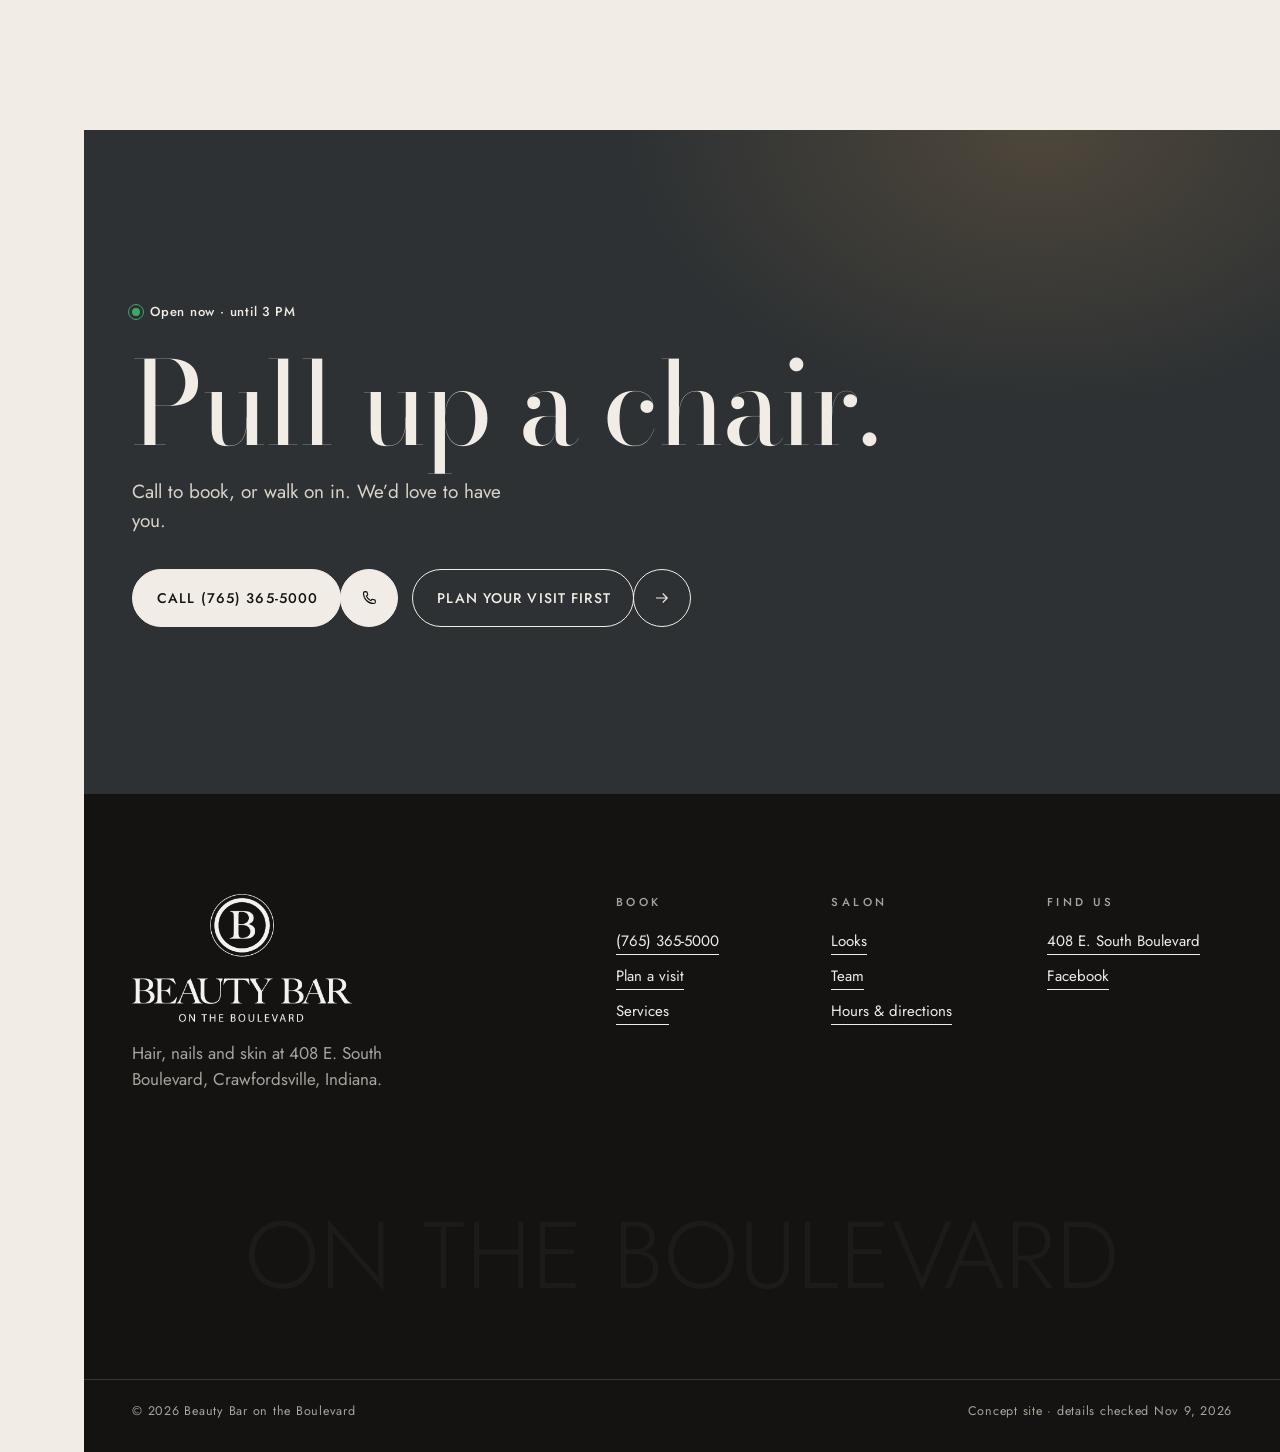
<file: looks/index.html>
<!doctype html>
<html lang="en" class="no-js">
<head>
<meta charset="utf-8">
<meta name="viewport" content="width=device-width, initial-scale=1, viewport-fit=cover">
<title>Looks · Beauty Bar on the Boulevard</title>
<meta name="description" content="Nail art, color and the salon itself, from Beauty Bar on the Boulevard in Crawfordsville, IN.">
<meta name="theme-color" content="#141312">
<meta property="og:title" content="Looks · Beauty Bar on the Boulevard"><meta property="og:description" content="Nail art, color and the salon itself, from Beauty Bar on the Boulevard in Crawfordsville, IN."><meta property="og:type" content="website"><meta property="og:url" content="https://justuseflint.github.io/beauty-bar-boulevard/looks/">
<meta property="og:image" content="https://justuseflint.github.io/beauty-bar-boulevard/assets/img/og.jpg">
<meta name="format-detection" content="telephone=no">
<link rel="canonical" href="https://justuseflint.github.io/beauty-bar-boulevard/looks/">
<link rel="icon" href="../assets/img/favicon.png" type="image/png"><link rel="apple-touch-icon" href="../assets/img/apple-touch-icon.png">
<link rel="preconnect" href="https://fonts.googleapis.com"><link rel="preconnect" href="https://fonts.gstatic.com" crossorigin>
<link rel="stylesheet" href="https://fonts.googleapis.com/css2?family=Bodoni+Moda:ital,opsz,wght@0,6..96,400..800;1,6..96,400..700&family=Jost:wght@300..600&display=swap">
<link rel="stylesheet" href="../assets/css/site.css">
<script type="application/ld+json">{"@context":"https://schema.org","@type":"BeautySalon","name":"Beauty Bar on the Boulevard","telephone":"+1-765-365-5000","address":{"@type":"PostalAddress","streetAddress":"408 E. South Boulevard","addressLocality":"Crawfordsville","addressRegion":"IN","postalCode":"47933","addressCountry":"US"},"geo":{"@type":"GeoCoordinates","latitude":40.025111,"longitude":-86.89572},"sameAs":["https://www.facebook.com/beautybarontheboulevard"],"openingHoursSpecification":[{"@type":"OpeningHoursSpecification","dayOfWeek":["Monday","Tuesday","Wednesday","Thursday"],"opens":"09:00","closes":"19:00"},{"@type":"OpeningHoursSpecification","dayOfWeek":["Friday","Saturday"],"opens":"09:00","closes":"15:00"}]}</script>
<script>(function(d,w){var h=d.documentElement;h.className=h.className.replace('no-js','js');var rm=w.matchMedia&&w.matchMedia('(prefers-reduced-motion: reduce)').matches;if(!rm){h.classList.add('motion');try{if(sessionStorage.getItem('bb-pt')==='1')h.classList.add('pt-in')}catch(e){}}else{h.classList.add('no-motion')}setTimeout(function(){if(!w.__bbReady){h.classList.remove('motion','pt-in');h.classList.add('no-motion')}},4000)})(document,window)</script>
</head>
<body class="p-looks">
<div class="iris" aria-hidden="true"><div class="iris-mark"><span class="mark " aria-hidden="true"></span></div></div>
<a class="skip" href="#main">Skip to content</a>
<aside class="rail" aria-label="Site">
  <a class="rail-home" href="../" aria-label="Beauty Bar on the Boulevard, home"><span class="mark " aria-hidden="true"></span></a>
  <nav class="rail-nav" aria-label="Primary"><a href="../services/"><span>Services</span></a><a href="../looks/" aria-current="page"><span>Looks</span></a><a href="../team/"><span>Team</span></a><a href="../visit/"><span>Visit</span></a></nav>
  <a class="rail-call" href="tel:+17653655000" aria-label="Call (765) 365-5000"><svg class="i" viewBox="0 0 24 24" aria-hidden="true"><path d="M6.6 3.5l2.6.3 1.2 4-2 1.6a12 12 0 006.2 6.2l1.6-2 4 1.2.3 2.6c0 1-.9 2-2 2C10.8 19.4 4.6 13.2 4.6 5.5c0-1.1 1-2 2-2z" fill="none" stroke="currentColor" stroke-width="1.5" stroke-linejoin="round"/></svg></a>
</aside>
<div class="topr">
  <span class="status topr-status" data-status><i></i><span data-status-t>Open Mon–Sat</span></span>
  <a class="btn btn-sm btn-ink topr-plan" href="../plan/" data-magnetic><span class="btn-t">Plan a visit</span><span class="btn-o" aria-hidden="true"><svg class="i-arr" viewBox="0 0 24 24" aria-hidden="true"><path d="M4 12h15M13 6l6 6-6 6" fill="none" stroke="currentColor" stroke-width="1.5"/></svg></span></a>
</div>
<nav class="dock" aria-label="Quick">
  <a class="dock-home" href="../" aria-label="Home"><span class="mark " aria-hidden="true"></span></a>
  <a class="dock-b" href="tel:+17653655000"><svg class="i" viewBox="0 0 24 24" aria-hidden="true"><path d="M6.6 3.5l2.6.3 1.2 4-2 1.6a12 12 0 006.2 6.2l1.6-2 4 1.2.3 2.6c0 1-.9 2-2 2C10.8 19.4 4.6 13.2 4.6 5.5c0-1.1 1-2 2-2z" fill="none" stroke="currentColor" stroke-width="1.5" stroke-linejoin="round"/></svg><span>Call</span></a>
  <a class="dock-b dock-plan" href="../plan/"><span>Plan</span><b class="dock-n" data-tray-n hidden>0</b></a>
  <button class="dock-b dock-menu" type="button" aria-expanded="false" aria-controls="sheet" data-sheet-btn><span class="dm-i"><i></i><i></i></span><span class="dm-t">Index</span></button>
</nav>
<div class="sheet" id="sheet" data-sheet aria-hidden="true">
  <div class="sheet-in">
    <nav class="sheet-nav" aria-label="Mobile"><a href="../"><em>I</em><span>Home</span></a><a href="../services/"><em>II</em><span>Services</span></a><a href="../looks/"><em>III</em><span>Looks</span></a><a href="../team/"><em>IV</em><span>Team</span></a><a href="../visit/"><em>V</em><span>Visit</span></a><a href="../plan/"><em>VI</em><span>Plan a visit</span></a></nav>
    <div class="sheet-foot">
      <span class="status " data-status><i></i><span data-status-t>Open Mon–Sat</span></span>
      <p>408 E. South Boulevard<br>Crawfordsville, IN 47933</p>
      <a class="ul" href="tel:+17653655000">(765) 365-5000</a>
    </div>
  </div>
</div>
<main id="main">

<header class="phead wrap">
  <p class="eb ">Looks</p>
  <h1 class="d-xxl" data-chars>From the&nbsp;chair.</h1>
  <p class="phead-p">Real work and real rooms, from the salon&rsquo;s own photos. Tap a look to see it big, then save it to show us when you book.</p>
</header>
<section class="wrap looks-ba"><figure class="ba" data-ba>
  <div class="ba-stage" data-cursor="Drag">
    <img src="../assets/img/curls-before-s.webp" srcset="../assets/img/curls-before-s.webp 800w, ../assets/img/curls-before.webp 521w" sizes="(min-width:1024px) 34vw, 90vw" alt="Before: grown-out, straight light brown hair, seen from the side" width="521" height="960" loading="lazy" decoding="async" class="ba-img ba-before">
    <div class="ba-after" data-ba-after><img src="../assets/img/curls-after-s.webp" srcset="../assets/img/curls-after-s.webp 800w, ../assets/img/curls-after.webp 521w" sizes="(min-width:1024px) 34vw, 90vw" alt="After: short violet and plum curls, seen from the side" width="521" height="960" loading="lazy" decoding="async" class="ba-img"></div>
    <div class="ba-handle" data-ba-handle aria-hidden="true"><span></span></div>
    <span class="ba-l ba-l1" aria-hidden="true">Before</span><span class="ba-l ba-l2" aria-hidden="true">After</span>
    <input class="ba-range" type="range" min="0" max="100" value="50" aria-label="Slide to compare before and after" data-ba-range>
  </div>
  <figcaption>Before &amp; after, from the salon&rsquo;s own photos</figcaption>
</figure><div class="looks-ba-c"><h2 class="d-md">Color &amp; curl</h2><p>Vivid color and a curly cut, before and after.</p><button type="button" class="btn btn-ghost" data-save-look="curls-after" data-save-t="Violet curls"><span class="btn-t">Save this look</span><span class="btn-o" aria-hidden="true"><svg class="i i-plus" viewBox="0 0 24 24" aria-hidden="true"><path d="M12 5v14M5 12h14" fill="none" stroke="currentColor" stroke-width="1.5"/></svg></span></button></div></section>
<div class="tabs-wrap"><div class="wrap"><div class="tabs" role="tablist" aria-label="Filter looks" data-ltabs>
  <button type="button" role="tab" aria-selected="true" data-ltab="all">All</button><button type="button" role="tab" aria-selected="false" data-ltab="nails">Nails</button><button type="button" role="tab" aria-selected="false" data-ltab="hair">Hair</button><button type="button" role="tab" aria-selected="false" data-ltab="salon">The salon</button>
</div></div></div>
<section class="wrap grid" data-grid>
  <figure class="gi" data-k="hair" data-i="0">
    <button type="button" class="gi-b" data-open="0" data-cursor="View" aria-label="View Violet curls">
      <span class="gi-pic" data-iris><img src="../assets/img/curls-after-s.webp" srcset="../assets/img/curls-after-s.webp 800w, ../assets/img/curls-after.webp 521w" sizes="(min-width:1024px) 30vw, 50vw" alt="Color and curl" width="521" height="960" loading="lazy" decoding="async"></span>
    </button>
    <figcaption><span class="gi-t">Violet curls</span><span class="gi-k">Hair</span></figcaption>
  </figure><figure class="gi" data-k="nails" data-i="1">
    <button type="button" class="gi-b" data-open="1" data-cursor="View" aria-label="View Painted florals">
      <span class="gi-pic" data-iris><img src="../assets/img/nails-floral-s.webp" srcset="../assets/img/nails-floral-s.webp 800w, ../assets/img/nails-floral.webp 1000w" sizes="(min-width:1024px) 30vw, 50vw" alt="Nail art on red" width="1000" height="1333" loading="lazy" decoding="async"></span>
    </button>
    <figcaption><span class="gi-t">Painted florals</span><span class="gi-k">Nails</span></figcaption>
  </figure><figure class="gi" data-k="nails" data-i="2">
    <button type="button" class="gi-b" data-open="2" data-cursor="View" aria-label="View Copper lattice">
      <span class="gi-pic" data-iris><img src="../assets/img/nails-lattice-s.webp" srcset="../assets/img/nails-lattice-s.webp 800w, ../assets/img/nails-lattice.webp 750w" sizes="(min-width:1024px) 30vw, 50vw" alt="Hand-painted grid on gray" width="750" height="1000" loading="lazy" decoding="async"></span>
    </button>
    <figcaption><span class="gi-t">Copper lattice</span><span class="gi-k">Nails</span></figcaption>
  </figure><figure class="gi" data-k="salon" data-i="3">
    <button type="button" class="gi-b" data-open="3" data-cursor="View" aria-label="View The front desk">
      <span class="gi-pic" data-iris><img src="../assets/img/reception-s.webp" srcset="../assets/img/reception-s.webp 800w, ../assets/img/reception.webp 1600w" sizes="(min-width:1024px) 30vw, 50vw" alt="Reception, 408 E. South Blvd" width="1600" height="778" loading="lazy" decoding="async"></span>
    </button>
    <figcaption><span class="gi-t">The front desk</span><span class="gi-k">The salon</span></figcaption>
  </figure><figure class="gi" data-k="nails" data-i="4">
    <button type="button" class="gi-b" data-open="4" data-cursor="View" aria-label="View Pink ribbon">
      <span class="gi-pic" data-iris><img src="../assets/img/nails-ribbon-s.webp" srcset="../assets/img/nails-ribbon-s.webp 800w, ../assets/img/nails-ribbon.webp 1000w" sizes="(min-width:1024px) 30vw, 50vw" alt="Ribbon accent nails" width="1000" height="1333" loading="lazy" decoding="async"></span>
    </button>
    <figcaption><span class="gi-t">Pink ribbon</span><span class="gi-k">Nails</span></figcaption>
  </figure><figure class="gi" data-k="nails" data-i="5">
    <button type="button" class="gi-b" data-open="5" data-cursor="View" aria-label="View Holiday red">
      <span class="gi-pic" data-iris><img src="../assets/img/nails-holiday-s.webp" srcset="../assets/img/nails-holiday-s.webp 800w, ../assets/img/nails-holiday.webp 720w" sizes="(min-width:1024px) 30vw, 50vw" alt="Red with a bow accent" width="720" height="960" loading="lazy" decoding="async"></span>
    </button>
    <figcaption><span class="gi-t">Holiday red</span><span class="gi-k">Nails</span></figcaption>
  </figure><figure class="gi" data-k="salon" data-i="6">
    <button type="button" class="gi-b" data-open="6" data-cursor="View" aria-label="View The floor">
      <span class="gi-pic" data-iris><img src="../assets/img/int-wide-s.webp" srcset="../assets/img/int-wide-s.webp 800w, ../assets/img/int-wide.webp 1600w" sizes="(min-width:1024px) 30vw, 50vw" alt="Stations, dryers and the shampoo bowls" width="1600" height="778" loading="lazy" decoding="async"></span>
    </button>
    <figcaption><span class="gi-t">The floor</span><span class="gi-k">The salon</span></figcaption>
  </figure><figure class="gi" data-k="nails" data-i="7">
    <button type="button" class="gi-b" data-open="7" data-cursor="View" aria-label="View Midnight &amp; gold">
      <span class="gi-pic" data-iris><img src="../assets/img/nails-blue-s.webp" srcset="../assets/img/nails-blue-s.webp 800w, ../assets/img/nails-blue.webp 1000w" sizes="(min-width:1024px) 30vw, 50vw" alt="Navy with gold detail" width="1000" height="1333" loading="lazy" decoding="async"></span>
    </button>
    <figcaption><span class="gi-t">Midnight & gold</span><span class="gi-k">Nails</span></figcaption>
  </figure><figure class="gi" data-k="nails" data-i="8">
    <button type="button" class="gi-b" data-open="8" data-cursor="View" aria-label="View Pink marble">
      <span class="gi-pic" data-iris><img src="../assets/img/nails-pink-s.webp" srcset="../assets/img/nails-pink-s.webp 800w, ../assets/img/nails-pink.webp 720w" sizes="(min-width:1024px) 30vw, 50vw" alt="Pink with painted accents" width="720" height="960" loading="lazy" decoding="async"></span>
    </button>
    <figcaption><span class="gi-t">Pink marble</span><span class="gi-k">Nails</span></figcaption>
  </figure><figure class="gi" data-k="salon" data-i="9">
    <button type="button" class="gi-b" data-open="9" data-cursor="View" aria-label="View December window">
      <span class="gi-pic" data-iris><img src="../assets/img/holiday-s.webp" srcset="../assets/img/holiday-s.webp 800w, ../assets/img/holiday.webp 720w" sizes="(min-width:1024px) 30vw, 50vw" alt="The front window at the holidays" width="720" height="960" loading="lazy" decoding="async"></span>
    </button>
    <figcaption><span class="gi-t">December window</span><span class="gi-k">The salon</span></figcaption>
  </figure><figure class="gi" data-k="nails" data-i="10">
    <button type="button" class="gi-b" data-open="10" data-cursor="View" aria-label="View Black &amp; silver">
      <span class="gi-pic" data-iris><img src="../assets/img/nails-night-s.webp" srcset="../assets/img/nails-night-s.webp 800w, ../assets/img/nails-night.webp 720w" sizes="(min-width:1024px) 30vw, 50vw" alt="Black with silver art" width="720" height="960" loading="lazy" decoding="async"></span>
    </button>
    <figcaption><span class="gi-t">Black & silver</span><span class="gi-k">Nails</span></figcaption>
  </figure><figure class="gi" data-k="nails" data-i="11">
    <button type="button" class="gi-b" data-open="11" data-cursor="View" aria-label="View Slate set">
      <span class="gi-pic" data-iris><img src="../assets/img/nails-slate-s.webp" srcset="../assets/img/nails-slate-s.webp 800w, ../assets/img/nails-slate.webp 720w" sizes="(min-width:1024px) 30vw, 50vw" alt="Black and slate with accents" width="720" height="960" loading="lazy" decoding="async"></span>
    </button>
    <figcaption><span class="gi-t">Slate set</span><span class="gi-k">Nails</span></figcaption>
  </figure>
</section>
<dialog class="lb" data-lb aria-label="Look viewer">
  <div class="lb-in">
    <button type="button" class="lb-x" data-lb-close aria-label="Close"><svg viewBox="0 0 24 24" aria-hidden="true"><path d="M5 5l14 14M19 5L5 19" fill="none" stroke="currentColor" stroke-width="1.5"/></svg></button>
    <div class="lb-pic"><img alt="" data-lb-img></div>
    <div class="lb-c">
      <p class="eb" data-lb-k></p>
      <h2 class="d-md" data-lb-t></h2>
      <p data-lb-cap></p>
      <div class="lb-btns">
        <button type="button" class="btn btn-light" data-lb-save><span class="btn-t">Save this look</span><span class="btn-o" aria-hidden="true"><svg class="i i-plus" viewBox="0 0 24 24" aria-hidden="true"><path d="M12 5v14M5 12h14" fill="none" stroke="currentColor" stroke-width="1.5"/></svg></span></button>
        <div class="lb-nav"><button type="button" class="rbtn rbtn-inv" data-lb-prev aria-label="Previous look"><svg viewBox="0 0 24 24" aria-hidden="true"><path d="M20 12H5M11 6l-6 6 6 6" fill="none" stroke="currentColor" stroke-width="1.5"/></svg></button><button type="button" class="rbtn rbtn-inv" data-lb-next aria-label="Next look"><svg class="i-arr" viewBox="0 0 24 24" aria-hidden="true"><path d="M4 12h15M13 6l6 6-6 6" fill="none" stroke="currentColor" stroke-width="1.5"/></svg></button></div>
      </div>
    </div>
  </div>
</dialog>
<script type="application/json" id="looks-data">[{"src":"../assets/img/curls-after.webp","img":"curls-after","t":"Violet curls","k":"Hair","cap":"Color and curl","w":521,"h":960},{"src":"../assets/img/nails-floral.webp","img":"nails-floral","t":"Painted florals","k":"Nails","cap":"Nail art on red","w":1000,"h":1333},{"src":"../assets/img/nails-lattice.webp","img":"nails-lattice","t":"Copper lattice","k":"Nails","cap":"Hand-painted grid on gray","w":750,"h":1000},{"src":"../assets/img/reception.webp","img":"reception","t":"The front desk","k":"The salon","cap":"Reception, 408 E. South Blvd","w":1600,"h":778},{"src":"../assets/img/nails-ribbon.webp","img":"nails-ribbon","t":"Pink ribbon","k":"Nails","cap":"Ribbon accent nails","w":1000,"h":1333},{"src":"../assets/img/nails-holiday.webp","img":"nails-holiday","t":"Holiday red","k":"Nails","cap":"Red with a bow accent","w":720,"h":960},{"src":"../assets/img/int-wide.webp","img":"int-wide","t":"The floor","k":"The salon","cap":"Stations, dryers and the shampoo bowls","w":1600,"h":778},{"src":"../assets/img/nails-blue.webp","img":"nails-blue","t":"Midnight & gold","k":"Nails","cap":"Navy with gold detail","w":1000,"h":1333},{"src":"../assets/img/nails-pink.webp","img":"nails-pink","t":"Pink marble","k":"Nails","cap":"Pink with painted accents","w":720,"h":960},{"src":"../assets/img/holiday.webp","img":"holiday","t":"December window","k":"The salon","cap":"The front window at the holidays","w":720,"h":960},{"src":"../assets/img/nails-night.webp","img":"nails-night","t":"Black & silver","k":"Nails","cap":"Black with silver art","w":720,"h":960},{"src":"../assets/img/nails-slate.webp","img":"nails-slate","t":"Slate set","k":"Nails","cap":"Black and slate with accents","w":720,"h":960}]</script>
</main>
<section class="cta" aria-labelledby="cta-h">
  <div class="cta-in wrap">
    <span class="status status-inv" data-status><i></i><span data-status-t>Open Mon–Sat</span></span>
    <h2 id="cta-h" class="d-xl" data-chars>Pull up a&nbsp;chair.</h2>
    <p class="cta-p">Call to book, or walk on in. We&rsquo;d love to have you.</p>
    <div class="cta-btns"><a class="btn btn-call btn-light btn-lg" href="tel:+17653655000" data-magnetic><span class="btn-t">Call (765) 365-5000</span><span class="btn-o" aria-hidden="true"><svg class="i" viewBox="0 0 24 24" aria-hidden="true"><path d="M6.6 3.5l2.6.3 1.2 4-2 1.6a12 12 0 006.2 6.2l1.6-2 4 1.2.3 2.6c0 1-.9 2-2 2C10.8 19.4 4.6 13.2 4.6 5.5c0-1.1 1-2 2-2z" fill="none" stroke="currentColor" stroke-width="1.5" stroke-linejoin="round"/></svg></span></a><a class="btn btn-ghost-inv btn-lg" href="../plan/" data-magnetic ><span class="btn-t">Plan your visit first</span><span class="btn-o" aria-hidden="true"><svg class="i-arr" viewBox="0 0 24 24" aria-hidden="true"><path d="M4 12h15M13 6l6 6-6 6" fill="none" stroke="currentColor" stroke-width="1.5"/></svg></span></a></div>
  </div>
</section>
<footer class="ftr">
  <div class="wrap ftr-top">
    <div class="ftr-brand">
      <img class="ftr-logo" src="../assets/img/logo.png" alt="Beauty Bar on the Boulevard logo" width="750" height="437" loading="lazy">
      <p>Hair, nails and skin at 408 E. South Boulevard, Crawfordsville, Indiana.</p>
    </div>
    <div class="ftr-cols">
      <div><p class="eb">Book</p><ul><li><a class="ul" href="tel:+17653655000">(765) 365-5000</a></li><li><a class="ul" href="../plan/">Plan a visit</a></li><li><a class="ul" href="../services/">Services</a></li></ul></div>
      <div><p class="eb">Salon</p><ul><li><a class="ul" href="../looks/">Looks</a></li><li><a class="ul" href="../team/">Team</a></li><li><a class="ul" href="../visit/">Hours &amp; directions</a></li></ul></div>
      <div><p class="eb">Find us</p><ul><li><a class="ul" href="https://www.google.com/maps/search/?api=1&query=Beauty+Bar+on+the+Boulevard%2C+408+E+South+Blvd%2C+Crawfordsville%2C+IN+47933" target="_blank" rel="noopener">408 E. South Boulevard</a></li><li><a class="ul" href="https://www.facebook.com/beautybarontheboulevard" target="_blank" rel="noopener">Facebook</a></li></ul></div>
    </div>
  </div>
  <div class="ftr-wm" aria-hidden="true"><span data-track-wm>On the Boulevard</span></div>
  <div class="wrap ftr-base"><span>© 2026 Beauty Bar on the Boulevard</span><span>Concept site · details checked Nov 9, 2026</span></div>
</footer>
<div class="cur" aria-hidden="true"><span class="cur-t"></span></div>
<div class="toast" role="status" aria-live="polite" data-toast></div>
<script src="../assets/vendor/gsap.min.js" defer></script>
<script src="../assets/vendor/ScrollTrigger.min.js" defer></script>
<script src="../assets/vendor/lenis.min.js" defer></script>
<script src="../assets/js/site.js" defer></script>
</body>
</html>
</file>
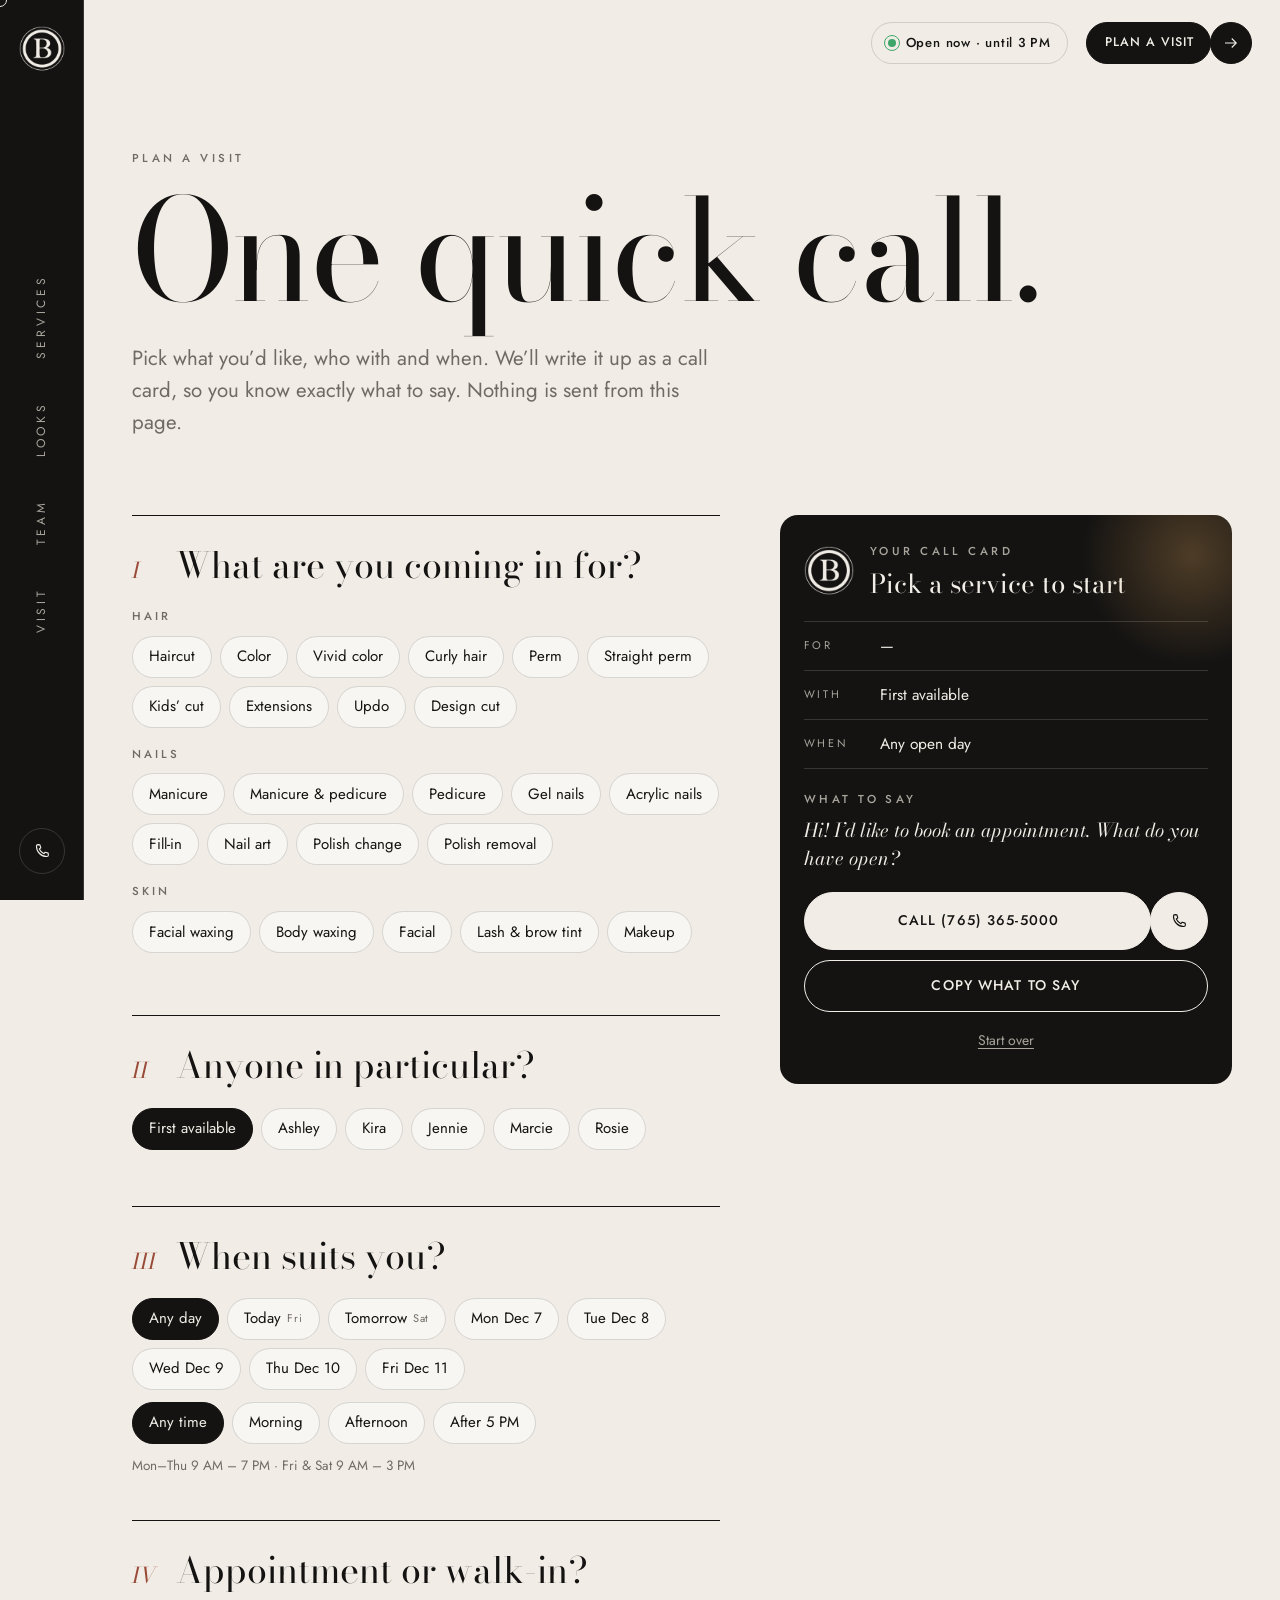
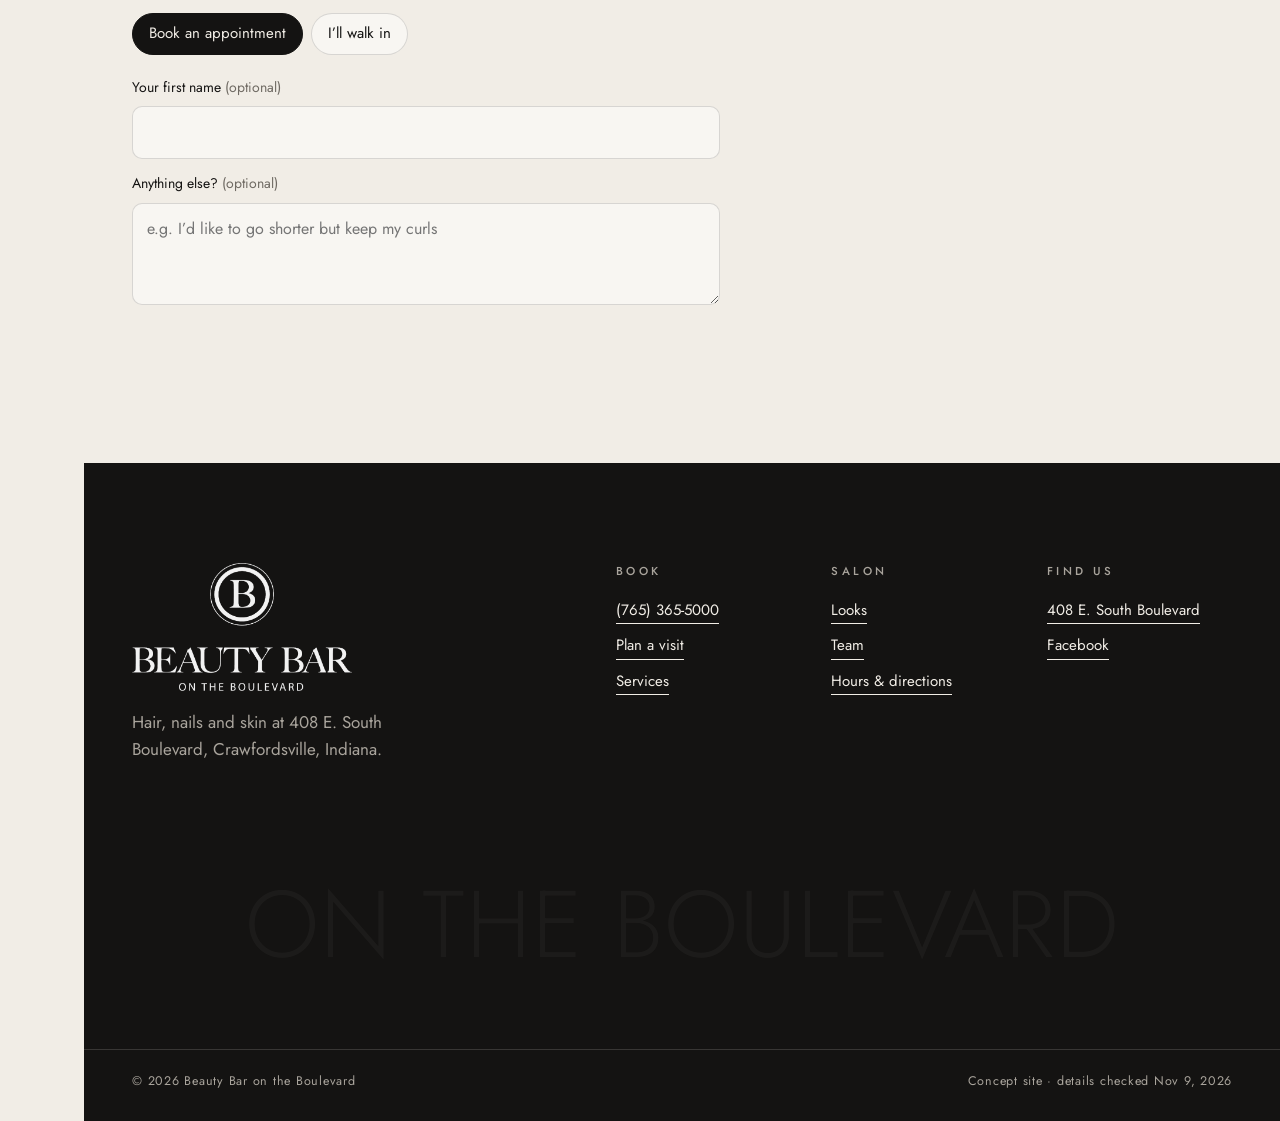
<file: plan/index.html>
<!doctype html>
<html lang="en" class="no-js">
<head>
<meta charset="utf-8">
<meta name="viewport" content="width=device-width, initial-scale=1, viewport-fit=cover">
<title>Plan a visit · Beauty Bar on the Boulevard</title>
<meta name="description" content="Pick your services, stylist and time, and get a call card for booking at Beauty Bar on the Boulevard in Crawfordsville.">
<meta name="theme-color" content="#141312">
<meta property="og:title" content="Plan a visit · Beauty Bar on the Boulevard"><meta property="og:description" content="Pick your services, stylist and time, and get a call card for booking at Beauty Bar on the Boulevard in Crawfordsville."><meta property="og:type" content="website"><meta property="og:url" content="https://justuseflint.github.io/beauty-bar-boulevard/plan/">
<meta property="og:image" content="https://justuseflint.github.io/beauty-bar-boulevard/assets/img/og.jpg">
<meta name="format-detection" content="telephone=no">
<link rel="canonical" href="https://justuseflint.github.io/beauty-bar-boulevard/plan/">
<link rel="icon" href="../assets/img/favicon.png" type="image/png"><link rel="apple-touch-icon" href="../assets/img/apple-touch-icon.png">
<link rel="preconnect" href="https://fonts.googleapis.com"><link rel="preconnect" href="https://fonts.gstatic.com" crossorigin>
<link rel="stylesheet" href="https://fonts.googleapis.com/css2?family=Bodoni+Moda:ital,opsz,wght@0,6..96,400..800;1,6..96,400..700&family=Jost:wght@300..600&display=swap">
<link rel="stylesheet" href="../assets/css/site.css">
<script type="application/ld+json">{"@context":"https://schema.org","@type":"BeautySalon","name":"Beauty Bar on the Boulevard","telephone":"+1-765-365-5000","address":{"@type":"PostalAddress","streetAddress":"408 E. South Boulevard","addressLocality":"Crawfordsville","addressRegion":"IN","postalCode":"47933","addressCountry":"US"},"geo":{"@type":"GeoCoordinates","latitude":40.025111,"longitude":-86.89572},"sameAs":["https://www.facebook.com/beautybarontheboulevard"],"openingHoursSpecification":[{"@type":"OpeningHoursSpecification","dayOfWeek":["Monday","Tuesday","Wednesday","Thursday"],"opens":"09:00","closes":"19:00"},{"@type":"OpeningHoursSpecification","dayOfWeek":["Friday","Saturday"],"opens":"09:00","closes":"15:00"}]}</script>
<script>(function(d,w){var h=d.documentElement;h.className=h.className.replace('no-js','js');var rm=w.matchMedia&&w.matchMedia('(prefers-reduced-motion: reduce)').matches;if(!rm){h.classList.add('motion');try{if(sessionStorage.getItem('bb-pt')==='1')h.classList.add('pt-in')}catch(e){}}else{h.classList.add('no-motion')}setTimeout(function(){if(!w.__bbReady){h.classList.remove('motion','pt-in');h.classList.add('no-motion')}},4000)})(document,window)</script>
</head>
<body class="p-plan">
<div class="iris" aria-hidden="true"><div class="iris-mark"><span class="mark " aria-hidden="true"></span></div></div>
<a class="skip" href="#main">Skip to content</a>
<aside class="rail" aria-label="Site">
  <a class="rail-home" href="../" aria-label="Beauty Bar on the Boulevard, home"><span class="mark " aria-hidden="true"></span></a>
  <nav class="rail-nav" aria-label="Primary"><a href="../services/"><span>Services</span></a><a href="../looks/"><span>Looks</span></a><a href="../team/"><span>Team</span></a><a href="../visit/"><span>Visit</span></a></nav>
  <a class="rail-call" href="tel:+17653655000" aria-label="Call (765) 365-5000"><svg class="i" viewBox="0 0 24 24" aria-hidden="true"><path d="M6.6 3.5l2.6.3 1.2 4-2 1.6a12 12 0 006.2 6.2l1.6-2 4 1.2.3 2.6c0 1-.9 2-2 2C10.8 19.4 4.6 13.2 4.6 5.5c0-1.1 1-2 2-2z" fill="none" stroke="currentColor" stroke-width="1.5" stroke-linejoin="round"/></svg></a>
</aside>
<div class="topr">
  <span class="status topr-status" data-status><i></i><span data-status-t>Open Mon–Sat</span></span>
  <a class="btn btn-sm btn-ink topr-plan" href="../plan/" data-magnetic aria-current="page"><span class="btn-t">Plan a visit</span><span class="btn-o" aria-hidden="true"><svg class="i-arr" viewBox="0 0 24 24" aria-hidden="true"><path d="M4 12h15M13 6l6 6-6 6" fill="none" stroke="currentColor" stroke-width="1.5"/></svg></span></a>
</div>
<nav class="dock" aria-label="Quick">
  <a class="dock-home" href="../" aria-label="Home"><span class="mark " aria-hidden="true"></span></a>
  <a class="dock-b" href="tel:+17653655000"><svg class="i" viewBox="0 0 24 24" aria-hidden="true"><path d="M6.6 3.5l2.6.3 1.2 4-2 1.6a12 12 0 006.2 6.2l1.6-2 4 1.2.3 2.6c0 1-.9 2-2 2C10.8 19.4 4.6 13.2 4.6 5.5c0-1.1 1-2 2-2z" fill="none" stroke="currentColor" stroke-width="1.5" stroke-linejoin="round"/></svg><span>Call</span></a>
  <a class="dock-b dock-plan" href="../plan/" aria-current="page"><span>Plan</span><b class="dock-n" data-tray-n hidden>0</b></a>
  <button class="dock-b dock-menu" type="button" aria-expanded="false" aria-controls="sheet" data-sheet-btn><span class="dm-i"><i></i><i></i></span><span class="dm-t">Index</span></button>
</nav>
<div class="sheet" id="sheet" data-sheet aria-hidden="true">
  <div class="sheet-in">
    <nav class="sheet-nav" aria-label="Mobile"><a href="../"><em>I</em><span>Home</span></a><a href="../services/"><em>II</em><span>Services</span></a><a href="../looks/"><em>III</em><span>Looks</span></a><a href="../team/"><em>IV</em><span>Team</span></a><a href="../visit/"><em>V</em><span>Visit</span></a><a href="../plan/"><em>VI</em><span>Plan a visit</span></a></nav>
    <div class="sheet-foot">
      <span class="status " data-status><i></i><span data-status-t>Open Mon–Sat</span></span>
      <p>408 E. South Boulevard<br>Crawfordsville, IN 47933</p>
      <a class="ul" href="tel:+17653655000">(765) 365-5000</a>
    </div>
  </div>
</div>
<main id="main">

<header class="phead wrap">
  <p class="eb ">Plan a visit</p>
  <h1 class="d-xxl" data-chars>One quick call.</h1>
  <p class="phead-p">Pick what you&rsquo;d like, who with and when. We&rsquo;ll write it up as a call card, so you know exactly what to say. Nothing is sent from this page.</p>
</header>
<section class="planner wrap" data-planner>
  <form class="steps" data-plan-form onsubmit="return false">
    <fieldset class="step">
      <legend><span class="step-n">I</span>What are you coming in for?</legend>
      <div class="chips-g"><p class="chips-l">Hair</p><div class="chips"><label class="chip"><input type="checkbox" name="s" value="cut"><span>Haircut</span></label><label class="chip"><input type="checkbox" name="s" value="color"><span>Color</span></label><label class="chip"><input type="checkbox" name="s" value="vivid"><span>Vivid color</span></label><label class="chip"><input type="checkbox" name="s" value="curly"><span>Curly hair</span></label><label class="chip"><input type="checkbox" name="s" value="perm"><span>Perm</span></label><label class="chip"><input type="checkbox" name="s" value="straight"><span>Straight perm</span></label><label class="chip"><input type="checkbox" name="s" value="kids"><span>Kids’ cut</span></label><label class="chip"><input type="checkbox" name="s" value="ext"><span>Extensions</span></label><label class="chip"><input type="checkbox" name="s" value="updo"><span>Updo</span></label><label class="chip"><input type="checkbox" name="s" value="design"><span>Design cut</span></label></div></div><div class="chips-g"><p class="chips-l">Nails</p><div class="chips"><label class="chip"><input type="checkbox" name="s" value="mani"><span>Manicure</span></label><label class="chip"><input type="checkbox" name="s" value="manipedi"><span>Manicure & pedicure</span></label><label class="chip"><input type="checkbox" name="s" value="pedi"><span>Pedicure</span></label><label class="chip"><input type="checkbox" name="s" value="gel"><span>Gel nails</span></label><label class="chip"><input type="checkbox" name="s" value="acrylic"><span>Acrylic nails</span></label><label class="chip"><input type="checkbox" name="s" value="fill"><span>Fill-in</span></label><label class="chip"><input type="checkbox" name="s" value="art"><span>Nail art</span></label><label class="chip"><input type="checkbox" name="s" value="polish"><span>Polish change</span></label><label class="chip"><input type="checkbox" name="s" value="removal"><span>Polish removal</span></label></div></div><div class="chips-g"><p class="chips-l">Skin</p><div class="chips"><label class="chip"><input type="checkbox" name="s" value="facewax"><span>Facial waxing</span></label><label class="chip"><input type="checkbox" name="s" value="bodywax"><span>Body waxing</span></label><label class="chip"><input type="checkbox" name="s" value="facial"><span>Facial</span></label><label class="chip"><input type="checkbox" name="s" value="tint"><span>Lash & brow tint</span></label><label class="chip"><input type="checkbox" name="s" value="makeup"><span>Makeup</span></label></div></div>
    </fieldset>
    <fieldset class="step">
      <legend><span class="step-n">II</span>Anyone in particular?</legend>
      <div class="chips chips-who">
        <label class="chip"><input type="radio" name="w" value="" checked><span>First available</span></label>
        <label class="chip"><input type="radio" name="w" value="ashley"><span>Ashley</span></label><label class="chip"><input type="radio" name="w" value="kira"><span>Kira</span></label><label class="chip"><input type="radio" name="w" value="jennie"><span>Jennie</span></label><label class="chip"><input type="radio" name="w" value="marcie"><span>Marcie</span></label><label class="chip"><input type="radio" name="w" value="rosie"><span>Rosie</span></label>
      </div>
      <p class="fine" data-who-note></p>
    </fieldset>
    <fieldset class="step">
      <legend><span class="step-n">III</span>When suits you?</legend>
      <div class="chips chips-day" data-days></div>
      <div class="chips chips-time">
        <label class="chip"><input type="radio" name="t" value="" checked><span>Any time</span></label>
        <label class="chip"><input type="radio" name="t" value="morning"><span>Morning</span></label>
        <label class="chip"><input type="radio" name="t" value="afternoon"><span>Afternoon</span></label>
        <label class="chip" data-evening><input type="radio" name="t" value="evening"><span>After 5 PM</span></label>
      </div>
      <p class="fine" data-time-note></p>
    </fieldset>
    <fieldset class="step">
      <legend><span class="step-n">IV</span>Appointment or walk-in?</legend>
      <div class="chips">
        <label class="chip"><input type="radio" name="m" value="book" checked><span>Book an appointment</span></label>
        <label class="chip"><input type="radio" name="m" value="walk"><span>I&rsquo;ll walk in</span></label>
      </div>
      <div class="fields">
        <label class="field"><span>Your first name <i>(optional)</i></span><input type="text" name="name" autocomplete="given-name" maxlength="40"></label>
        <label class="field"><span>Anything else? <i>(optional)</i></span><textarea name="notes" rows="3" maxlength="300" placeholder="e.g. I&rsquo;d like to go shorter but keep my curls"></textarea></label>
      </div>
      <div class="inspo" data-inspo hidden><p class="chips-l">Looks you saved</p><ul data-inspo-list></ul></div>
    </fieldset>
  </form>
  <aside class="card" aria-labelledby="card-h" data-card>
    <div class="card-in">
      <div class="card-top"><span class="mark card-mark" aria-hidden="true"></span><div><p class="eb">Your call card</p><h2 id="card-h" class="card-h" data-card-h>Pick a service to start</h2></div></div>
      <dl class="card-dl">
        <div><dt>For</dt><dd data-c-s>—</dd></div>
        <div><dt>With</dt><dd data-c-w>First available</dd></div>
        <div><dt>When</dt><dd data-c-t>Any open day</dd></div>
      </dl>
      <div class="card-say"><p class="eb">What to say</p><p class="card-script" data-c-script>Hi! I&rsquo;d like to book a visit.</p></div>
      <div class="card-prep" data-c-prep-w hidden><p class="eb">Have ready</p><ul data-c-prep></ul></div>
      <div class="card-btns">
        <a class="btn btn-ink btn-lg btn-block" href="tel:+17653655000" data-c-call data-magnetic><span class="btn-t" data-c-call-t>Call (765) 365-5000</span><span class="btn-o" aria-hidden="true"><svg class="i" viewBox="0 0 24 24" aria-hidden="true"><path d="M6.6 3.5l2.6.3 1.2 4-2 1.6a12 12 0 006.2 6.2l1.6-2 4 1.2.3 2.6c0 1-.9 2-2 2C10.8 19.4 4.6 13.2 4.6 5.5c0-1.1 1-2 2-2z" fill="none" stroke="currentColor" stroke-width="1.5" stroke-linejoin="round"/></svg></span></a>
        <button type="button" class="btn btn-ghost btn-block" data-c-copy><span class="btn-t">Copy what to say</span></button>
        <button type="button" class="linkbtn" data-c-reset>Start over</button>
      </div>
    </div>
  </aside>
</section>
<a class="card-jump" href="#card-h" data-card-jump><span data-jump-t>Your call card</span> <svg viewBox="0 0 24 24" aria-hidden="true" class="i"><path d="M12 4v15M6 13l6 6 6-6" fill="none" stroke="currentColor" stroke-width="1.5"/></svg></a>
<script>window.__SV=[{"id":"cut","g":"hair","prep":"How short you want to go, and a photo if you have one","ask":false,"say":"a haircut"},{"id":"color","g":"hair","prep":"Your last color and roughly when it was done","ask":false,"say":"color"},{"id":"vivid","g":"hair","prep":"The shade you’re after, and whether your hair has been lightened before","ask":false,"say":"vivid color"},{"id":"curly","g":"hair","prep":"How you usually wear your curls day to day","ask":false,"say":"a curly cut"},{"id":"perm","g":"hair","prep":"The size of curl you want","ask":false,"say":"a perm"},{"id":"straight","g":"hair","prep":"Any chemical services in the last few months","ask":false,"say":"a straight perm"},{"id":"kids","g":"hair","prep":"Your child’s age, and any picture day deadline","ask":false,"say":"a kids’ cut"},{"id":"ext","g":"hair","prep":"The length and fullness you want","ask":false,"say":"extensions"},{"id":"updo","g":"hair","prep":"The date and time of your event","ask":false,"say":"an updo"},{"id":"design","g":"hair","prep":"A photo of the design you like","ask":false,"say":"a design cut"},{"id":"mani","g":"nails","prep":"Polish or gel, and a color idea","ask":false,"say":"a manicure"},{"id":"manipedi","g":"nails","prep":"That you’d like both, so they can hold enough time","ask":false,"say":"a manicure and pedicure"},{"id":"pedi","g":"nails","prep":"Polish or gel","ask":false,"say":"a pedicure"},{"id":"gel","g":"nails","prep":"Whether you have gel on now that needs to come off","ask":false,"say":"gel nails"},{"id":"acrylic","g":"nails","prep":"Length and shape (square, almond, coffin…)","ask":false,"say":"a set of acrylic nails"},{"id":"fill","g":"nails","prep":"When your set was last done","ask":false,"say":"a fill-in"},{"id":"art","g":"nails","prep":"A photo of the design, or one from our Looks page","ask":false,"say":"nail art"},{"id":"polish","g":"nails","prep":"Hands, toes or both","ask":false,"say":"a polish change"},{"id":"removal","g":"nails","prep":"Whether it’s regular polish, gel or acrylic","ask":false,"say":"polish removal"},{"id":"facewax","g":"skin","prep":"Which areas","ask":true,"say":"facial waxing"},{"id":"bodywax","g":"skin","prep":"Which areas","ask":true,"say":"body waxing"},{"id":"facial","g":"skin","prep":"Any skin sensitivities","ask":true,"say":"a facial"},{"id":"tint","g":"skin","prep":"Any allergies","ask":true,"say":"a lash and brow tint"},{"id":"makeup","g":"skin","prep":"The date and the look","ask":true,"say":"makeup"}]</script>
</main>

<footer class="ftr">
  <div class="wrap ftr-top">
    <div class="ftr-brand">
      <img class="ftr-logo" src="../assets/img/logo.png" alt="Beauty Bar on the Boulevard logo" width="750" height="437" loading="lazy">
      <p>Hair, nails and skin at 408 E. South Boulevard, Crawfordsville, Indiana.</p>
    </div>
    <div class="ftr-cols">
      <div><p class="eb">Book</p><ul><li><a class="ul" href="tel:+17653655000">(765) 365-5000</a></li><li><a class="ul" href="../plan/">Plan a visit</a></li><li><a class="ul" href="../services/">Services</a></li></ul></div>
      <div><p class="eb">Salon</p><ul><li><a class="ul" href="../looks/">Looks</a></li><li><a class="ul" href="../team/">Team</a></li><li><a class="ul" href="../visit/">Hours &amp; directions</a></li></ul></div>
      <div><p class="eb">Find us</p><ul><li><a class="ul" href="https://www.google.com/maps/search/?api=1&query=Beauty+Bar+on+the+Boulevard%2C+408+E+South+Blvd%2C+Crawfordsville%2C+IN+47933" target="_blank" rel="noopener">408 E. South Boulevard</a></li><li><a class="ul" href="https://www.facebook.com/beautybarontheboulevard" target="_blank" rel="noopener">Facebook</a></li></ul></div>
    </div>
  </div>
  <div class="ftr-wm" aria-hidden="true"><span data-track-wm>On the Boulevard</span></div>
  <div class="wrap ftr-base"><span>© 2026 Beauty Bar on the Boulevard</span><span>Concept site · details checked Nov 9, 2026</span></div>
</footer>
<div class="cur" aria-hidden="true"><span class="cur-t"></span></div>
<div class="toast" role="status" aria-live="polite" data-toast></div>
<script src="../assets/vendor/gsap.min.js" defer></script>
<script src="../assets/vendor/ScrollTrigger.min.js" defer></script>
<script src="../assets/vendor/lenis.min.js" defer></script>
<script src="../assets/js/site.js" defer></script>
</body>
</html>
</file>
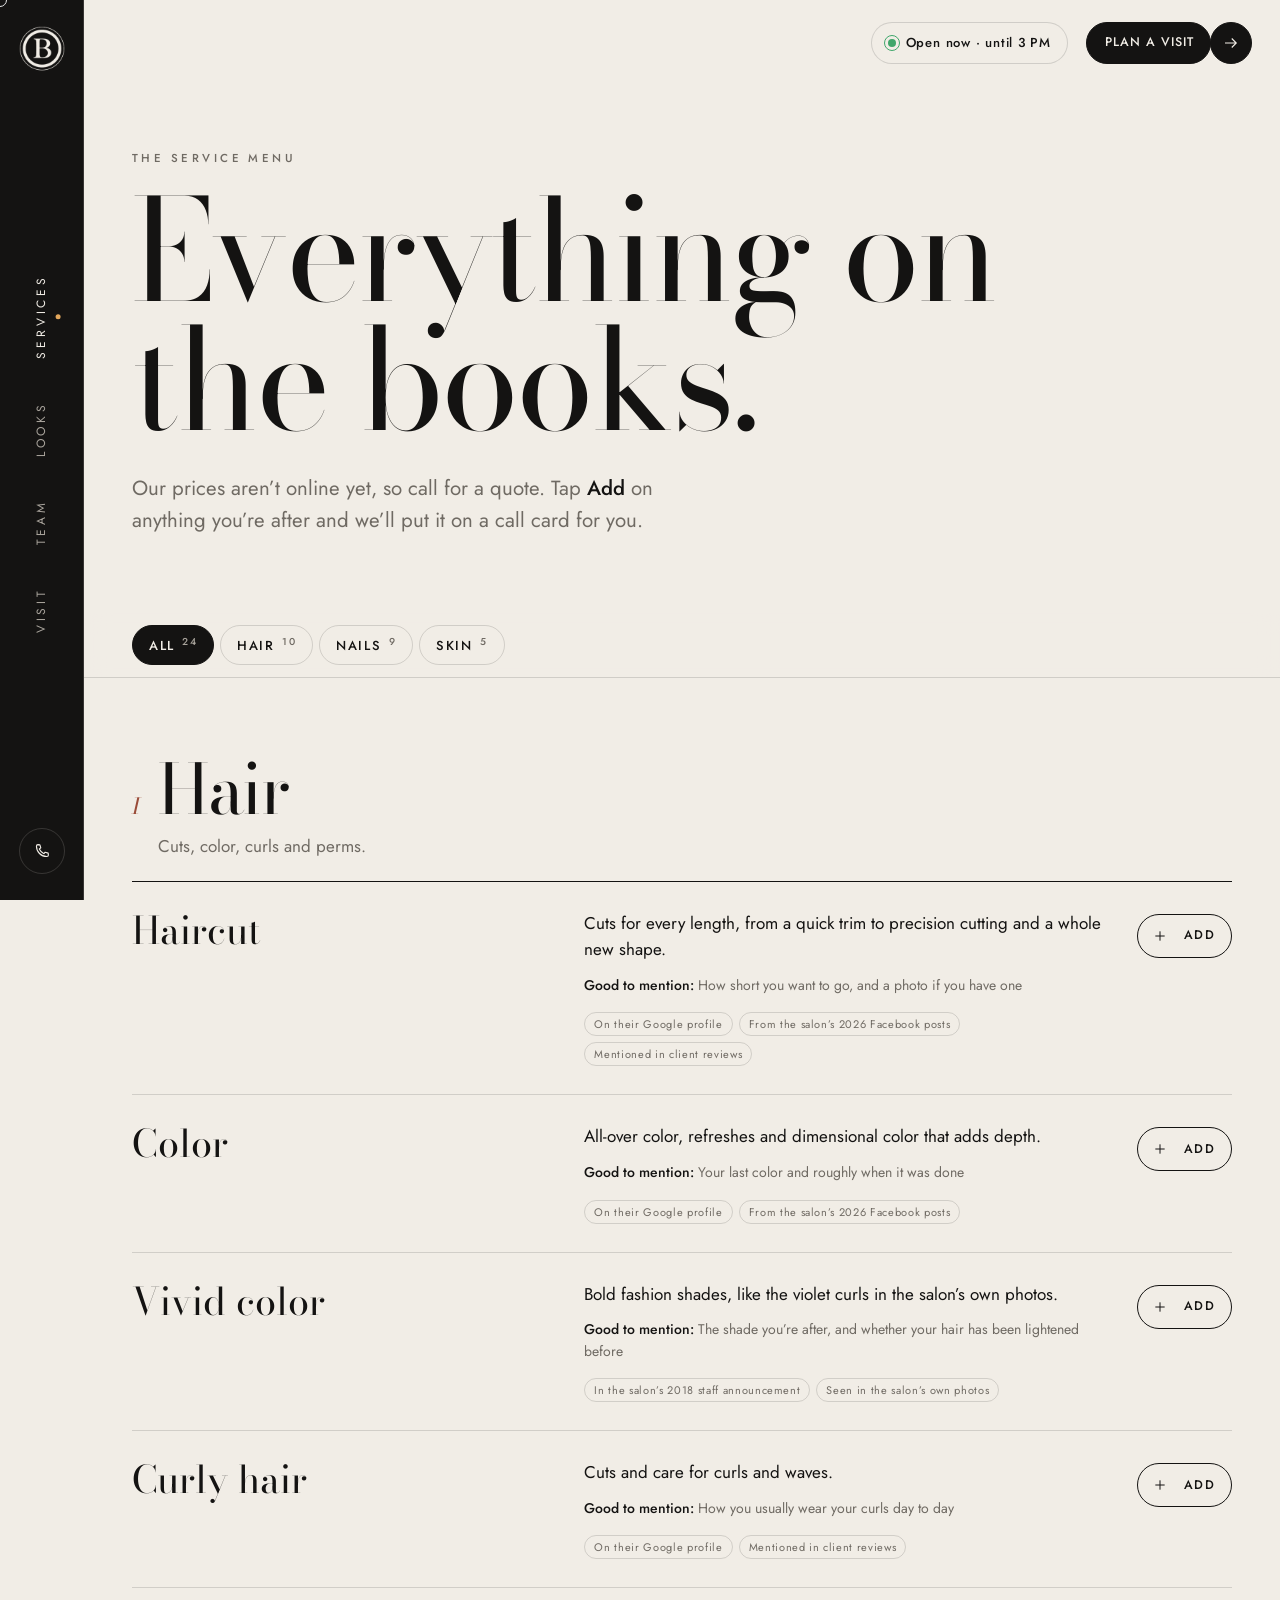
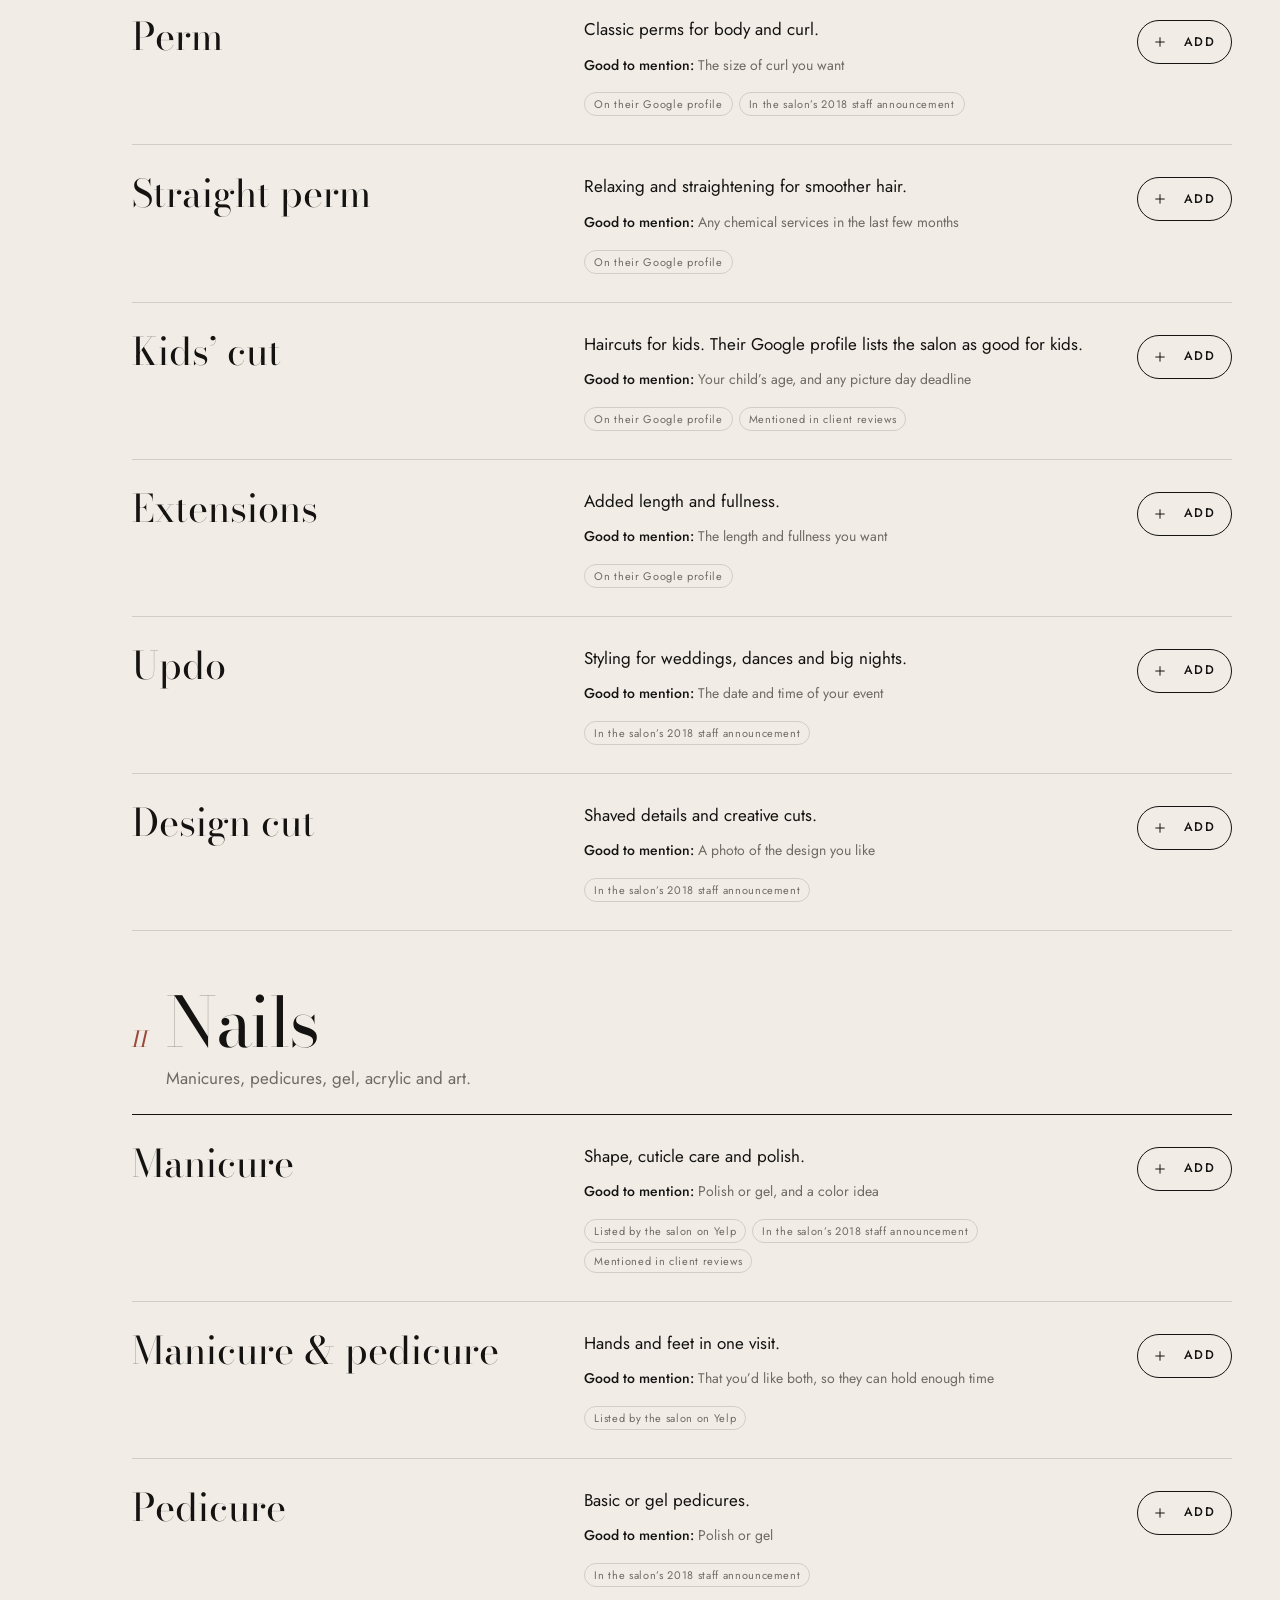
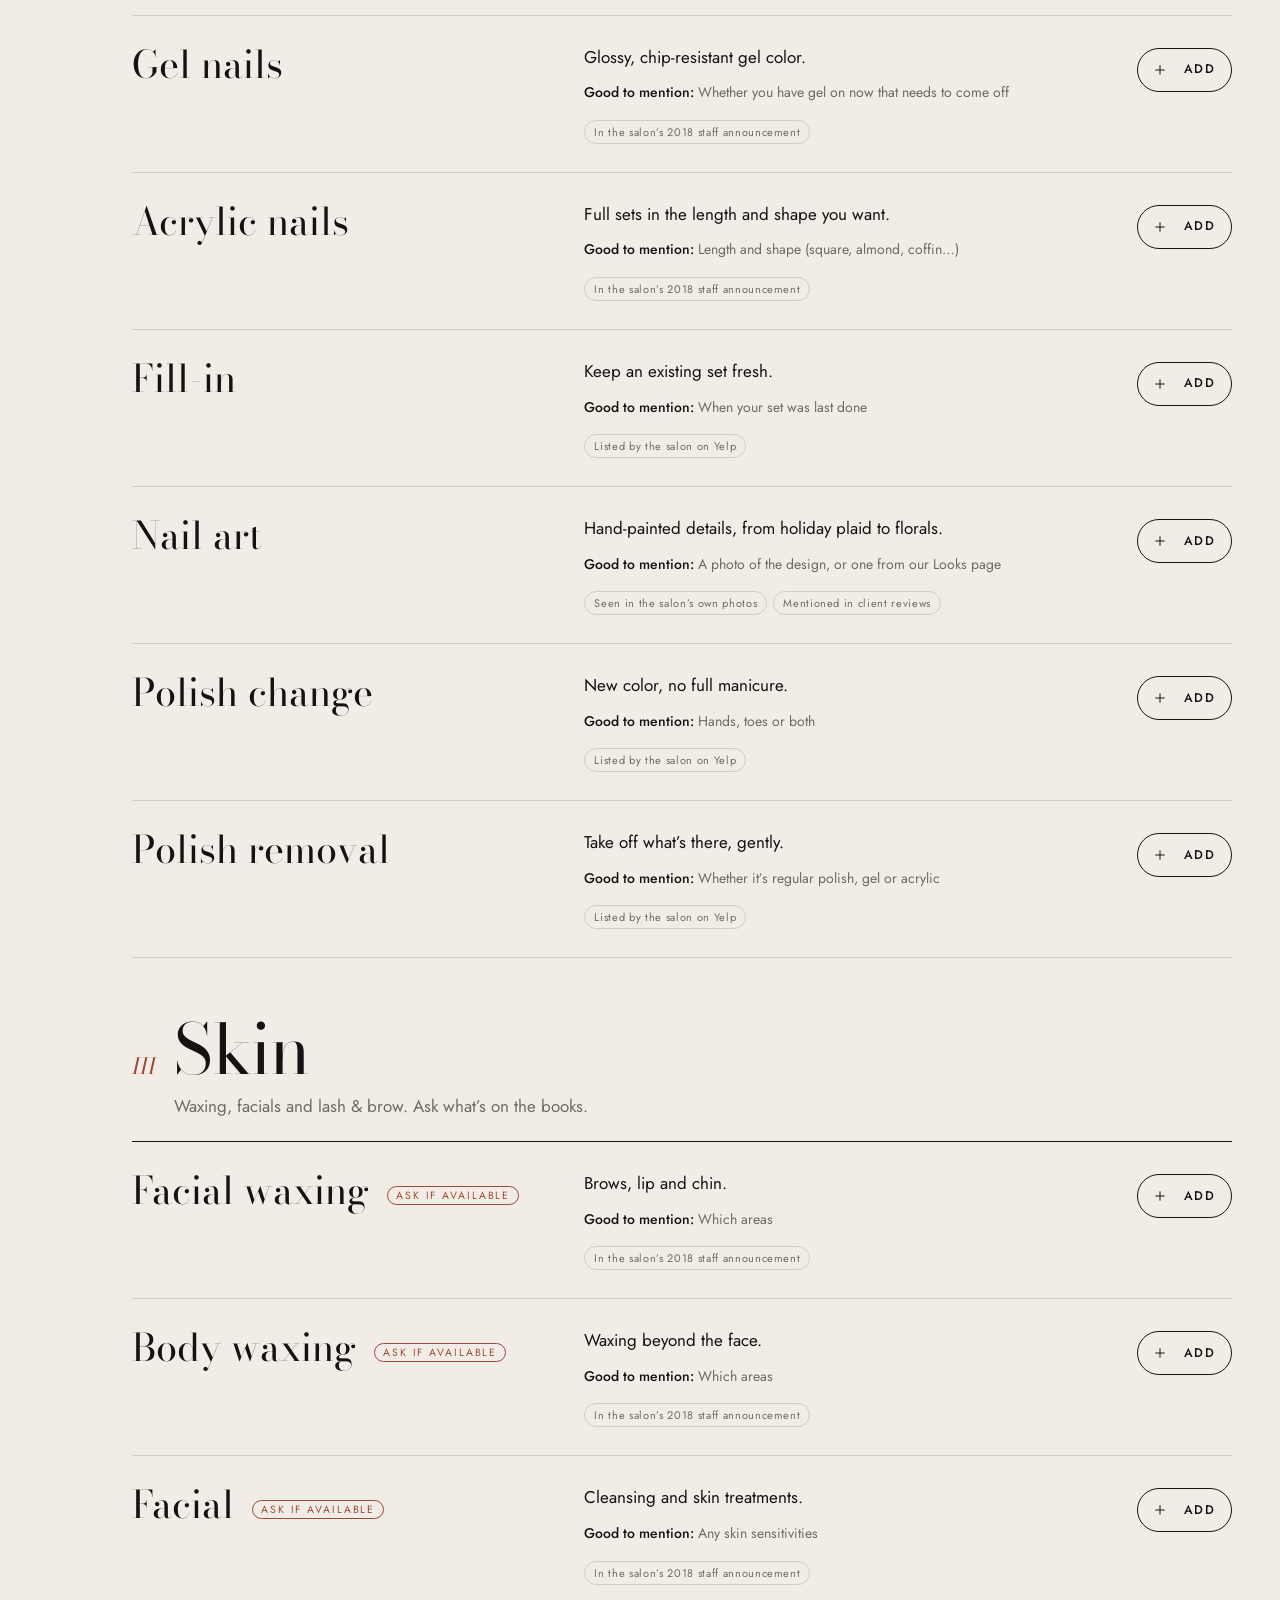
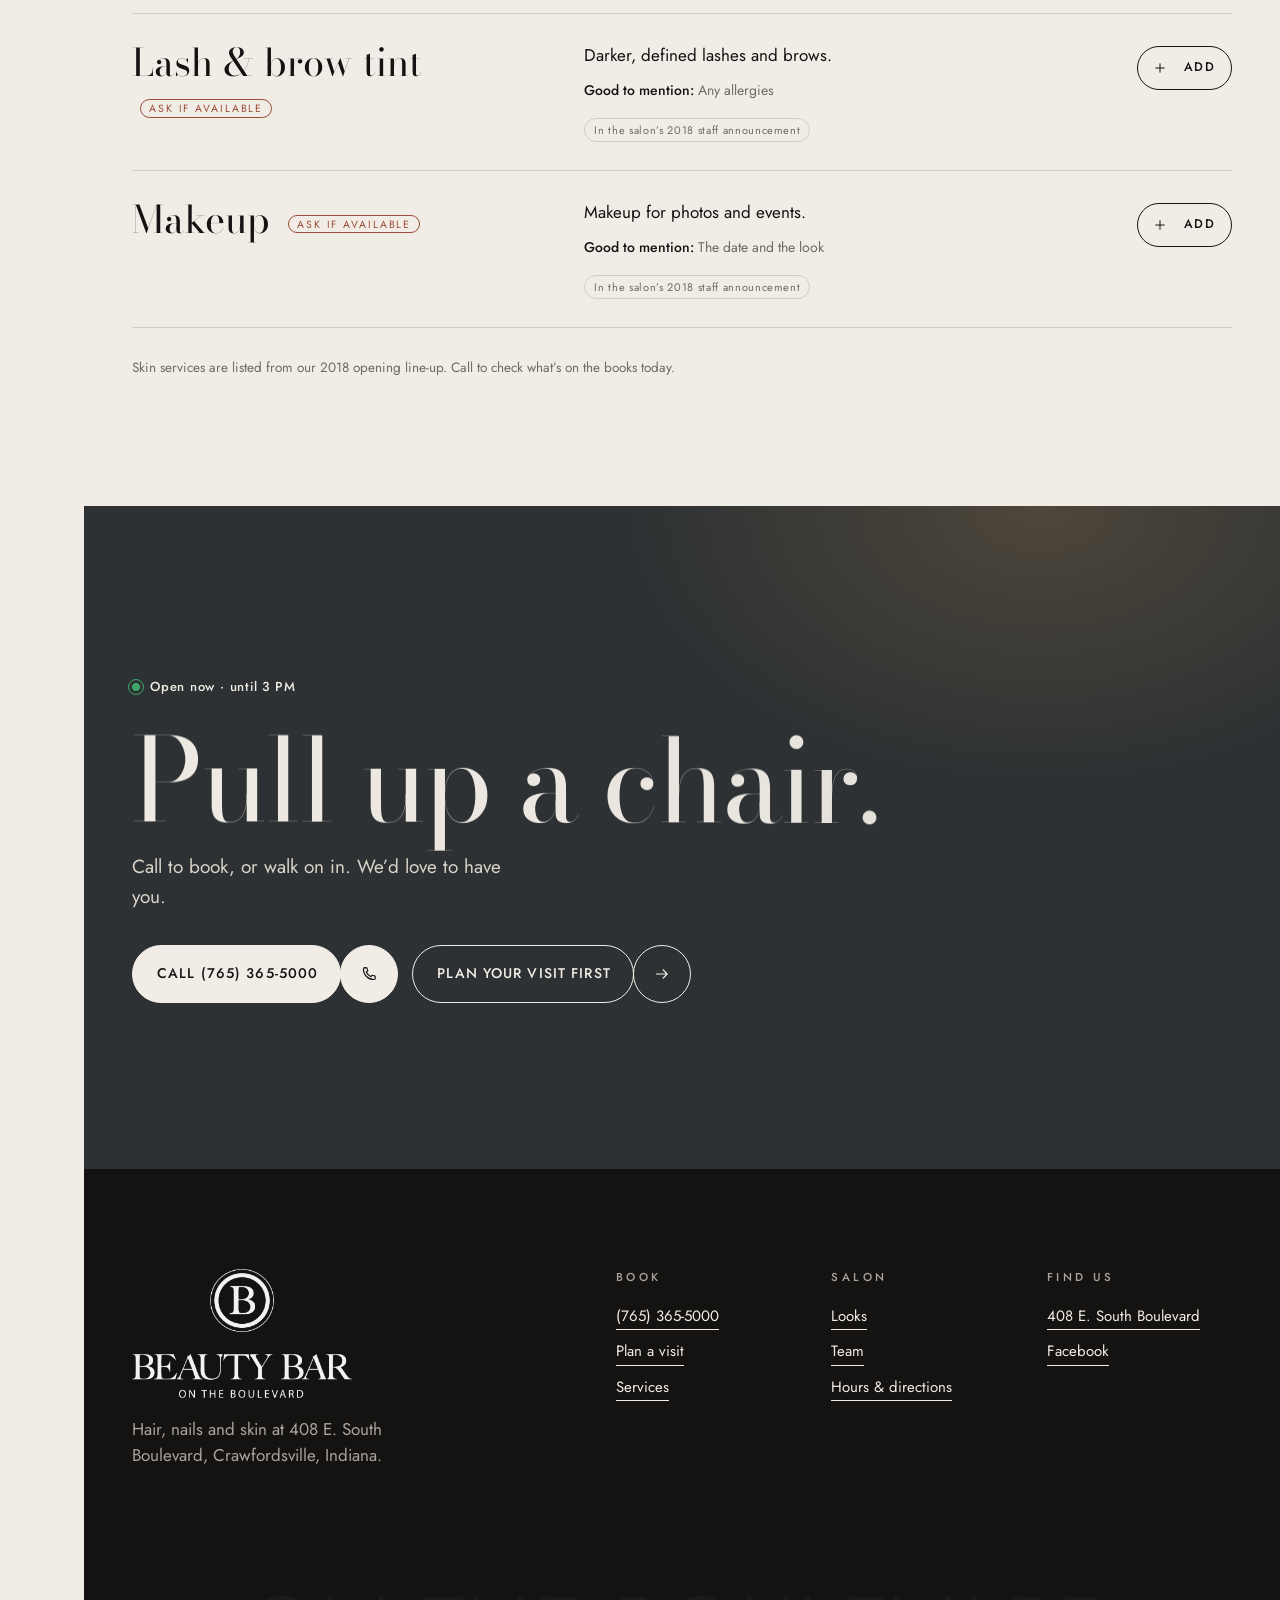
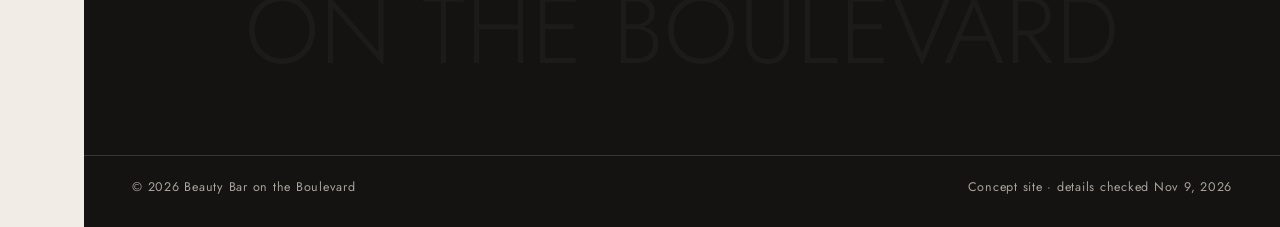
<file: services/index.html>
<!doctype html>
<html lang="en" class="no-js">
<head>
<meta charset="utf-8">
<meta name="viewport" content="width=device-width, initial-scale=1, viewport-fit=cover">
<title>Services · Beauty Bar on the Boulevard</title>
<meta name="description" content="Haircuts, color, perms, curly hair, kids’ cuts, extensions, manicures, pedicures, gel, acrylic, nail art and more in Crawfordsville, IN.">
<meta name="theme-color" content="#141312">
<meta property="og:title" content="Services · Beauty Bar on the Boulevard"><meta property="og:description" content="Haircuts, color, perms, curly hair, kids’ cuts, extensions, manicures, pedicures, gel, acrylic, nail art and more in Crawfordsville, IN."><meta property="og:type" content="website"><meta property="og:url" content="https://justuseflint.github.io/beauty-bar-boulevard/services/">
<meta property="og:image" content="https://justuseflint.github.io/beauty-bar-boulevard/assets/img/og.jpg">
<meta name="format-detection" content="telephone=no">
<link rel="canonical" href="https://justuseflint.github.io/beauty-bar-boulevard/services/">
<link rel="icon" href="../assets/img/favicon.png" type="image/png"><link rel="apple-touch-icon" href="../assets/img/apple-touch-icon.png">
<link rel="preconnect" href="https://fonts.googleapis.com"><link rel="preconnect" href="https://fonts.gstatic.com" crossorigin>
<link rel="stylesheet" href="https://fonts.googleapis.com/css2?family=Bodoni+Moda:ital,opsz,wght@0,6..96,400..800;1,6..96,400..700&family=Jost:wght@300..600&display=swap">
<link rel="stylesheet" href="../assets/css/site.css">
<script type="application/ld+json">{"@context":"https://schema.org","@type":"BeautySalon","name":"Beauty Bar on the Boulevard","telephone":"+1-765-365-5000","address":{"@type":"PostalAddress","streetAddress":"408 E. South Boulevard","addressLocality":"Crawfordsville","addressRegion":"IN","postalCode":"47933","addressCountry":"US"},"geo":{"@type":"GeoCoordinates","latitude":40.025111,"longitude":-86.89572},"sameAs":["https://www.facebook.com/beautybarontheboulevard"],"openingHoursSpecification":[{"@type":"OpeningHoursSpecification","dayOfWeek":["Monday","Tuesday","Wednesday","Thursday"],"opens":"09:00","closes":"19:00"},{"@type":"OpeningHoursSpecification","dayOfWeek":["Friday","Saturday"],"opens":"09:00","closes":"15:00"}]}</script>
<script>(function(d,w){var h=d.documentElement;h.className=h.className.replace('no-js','js');var rm=w.matchMedia&&w.matchMedia('(prefers-reduced-motion: reduce)').matches;if(!rm){h.classList.add('motion');try{if(sessionStorage.getItem('bb-pt')==='1')h.classList.add('pt-in')}catch(e){}}else{h.classList.add('no-motion')}setTimeout(function(){if(!w.__bbReady){h.classList.remove('motion','pt-in');h.classList.add('no-motion')}},4000)})(document,window)</script>
</head>
<body class="p-services">
<div class="iris" aria-hidden="true"><div class="iris-mark"><span class="mark " aria-hidden="true"></span></div></div>
<a class="skip" href="#main">Skip to content</a>
<aside class="rail" aria-label="Site">
  <a class="rail-home" href="../" aria-label="Beauty Bar on the Boulevard, home"><span class="mark " aria-hidden="true"></span></a>
  <nav class="rail-nav" aria-label="Primary"><a href="../services/" aria-current="page"><span>Services</span></a><a href="../looks/"><span>Looks</span></a><a href="../team/"><span>Team</span></a><a href="../visit/"><span>Visit</span></a></nav>
  <a class="rail-call" href="tel:+17653655000" aria-label="Call (765) 365-5000"><svg class="i" viewBox="0 0 24 24" aria-hidden="true"><path d="M6.6 3.5l2.6.3 1.2 4-2 1.6a12 12 0 006.2 6.2l1.6-2 4 1.2.3 2.6c0 1-.9 2-2 2C10.8 19.4 4.6 13.2 4.6 5.5c0-1.1 1-2 2-2z" fill="none" stroke="currentColor" stroke-width="1.5" stroke-linejoin="round"/></svg></a>
</aside>
<div class="topr">
  <span class="status topr-status" data-status><i></i><span data-status-t>Open Mon–Sat</span></span>
  <a class="btn btn-sm btn-ink topr-plan" href="../plan/" data-magnetic><span class="btn-t">Plan a visit</span><span class="btn-o" aria-hidden="true"><svg class="i-arr" viewBox="0 0 24 24" aria-hidden="true"><path d="M4 12h15M13 6l6 6-6 6" fill="none" stroke="currentColor" stroke-width="1.5"/></svg></span></a>
</div>
<nav class="dock" aria-label="Quick">
  <a class="dock-home" href="../" aria-label="Home"><span class="mark " aria-hidden="true"></span></a>
  <a class="dock-b" href="tel:+17653655000"><svg class="i" viewBox="0 0 24 24" aria-hidden="true"><path d="M6.6 3.5l2.6.3 1.2 4-2 1.6a12 12 0 006.2 6.2l1.6-2 4 1.2.3 2.6c0 1-.9 2-2 2C10.8 19.4 4.6 13.2 4.6 5.5c0-1.1 1-2 2-2z" fill="none" stroke="currentColor" stroke-width="1.5" stroke-linejoin="round"/></svg><span>Call</span></a>
  <a class="dock-b dock-plan" href="../plan/"><span>Plan</span><b class="dock-n" data-tray-n hidden>0</b></a>
  <button class="dock-b dock-menu" type="button" aria-expanded="false" aria-controls="sheet" data-sheet-btn><span class="dm-i"><i></i><i></i></span><span class="dm-t">Index</span></button>
</nav>
<div class="sheet" id="sheet" data-sheet aria-hidden="true">
  <div class="sheet-in">
    <nav class="sheet-nav" aria-label="Mobile"><a href="../"><em>I</em><span>Home</span></a><a href="../services/"><em>II</em><span>Services</span></a><a href="../looks/"><em>III</em><span>Looks</span></a><a href="../team/"><em>IV</em><span>Team</span></a><a href="../visit/"><em>V</em><span>Visit</span></a><a href="../plan/"><em>VI</em><span>Plan a visit</span></a></nav>
    <div class="sheet-foot">
      <span class="status " data-status><i></i><span data-status-t>Open Mon–Sat</span></span>
      <p>408 E. South Boulevard<br>Crawfordsville, IN 47933</p>
      <a class="ul" href="tel:+17653655000">(765) 365-5000</a>
    </div>
  </div>
</div>
<main id="main">

<header class="phead wrap">
  <p class="eb ">The service menu</p>
  <h1 class="d-xxl" data-chars>Everything on the&nbsp;books.</h1>
  <p class="phead-p">Our prices aren&rsquo;t online yet, so call for a quote. Tap <b>Add</b> on anything you&rsquo;re after and we&rsquo;ll put it on a call card for you.</p>
</header>
<div class="tabs-wrap"><div class="wrap"><div class="tabs" role="tablist" aria-label="Filter services" data-tabs>
  <button type="button" role="tab" aria-selected="true" data-tab="all">All <sup>24</sup></button>
  <button type="button" role="tab" aria-selected="false" data-tab="hair">Hair <sup>10</sup></button><button type="button" role="tab" aria-selected="false" data-tab="nails">Nails <sup>9</sup></button><button type="button" role="tab" aria-selected="false" data-tab="skin">Skin <sup>5</sup></button>
</div></div></div>
<section class="menu wrap" data-menu-list>
  <div class="mgroup" id="hair" data-group="hair">
    <div class="mgroup-h"><span class="mgroup-n">I</span><h2 class="d-lg">Hair</h2><p>Cuts, color, curls and perms.</p></div>
    <ul class="mlist"><li class="mrow" data-svc="cut" data-preview="../assets/img/int-wide-s.webp">
      <div class="mrow-main">
        <h3 class="mrow-n">Haircut</h3>
        <p class="mrow-d">Cuts for every length, from a quick trim to precision cutting and a whole new shape.</p>
        <p class="mrow-p"><span>Good to mention:</span> How short you want to go, and a photo if you have one</p>
        <ul class="mrow-src" aria-label="Source"><li>On their Google profile</li><li>From the salon’s 2026 Facebook posts</li><li>Mentioned in client reviews</li></ul>
      </div>
      <button type="button" class="add" aria-pressed="false" data-add="cut" aria-label="Add Haircut to your visit"><span class="add-i"><svg class="i i-plus" viewBox="0 0 24 24" aria-hidden="true"><path d="M12 5v14M5 12h14" fill="none" stroke="currentColor" stroke-width="1.5"/></svg></span><span class="add-t">Add</span></button>
    </li><li class="mrow" data-svc="color" data-preview="../assets/img/curls-after-s.webp">
      <div class="mrow-main">
        <h3 class="mrow-n">Color</h3>
        <p class="mrow-d">All-over color, refreshes and dimensional color that adds depth.</p>
        <p class="mrow-p"><span>Good to mention:</span> Your last color and roughly when it was done</p>
        <ul class="mrow-src" aria-label="Source"><li>On their Google profile</li><li>From the salon’s 2026 Facebook posts</li></ul>
      </div>
      <button type="button" class="add" aria-pressed="false" data-add="color" aria-label="Add Color to your visit"><span class="add-i"><svg class="i i-plus" viewBox="0 0 24 24" aria-hidden="true"><path d="M12 5v14M5 12h14" fill="none" stroke="currentColor" stroke-width="1.5"/></svg></span><span class="add-t">Add</span></button>
    </li><li class="mrow" data-svc="vivid" data-preview="../assets/img/curls-after-s.webp">
      <div class="mrow-main">
        <h3 class="mrow-n">Vivid color</h3>
        <p class="mrow-d">Bold fashion shades, like the violet curls in the salon’s own photos.</p>
        <p class="mrow-p"><span>Good to mention:</span> The shade you’re after, and whether your hair has been lightened before</p>
        <ul class="mrow-src" aria-label="Source"><li>In the salon’s 2018 staff announcement</li><li>Seen in the salon’s own photos</li></ul>
      </div>
      <button type="button" class="add" aria-pressed="false" data-add="vivid" aria-label="Add Vivid color to your visit"><span class="add-i"><svg class="i i-plus" viewBox="0 0 24 24" aria-hidden="true"><path d="M12 5v14M5 12h14" fill="none" stroke="currentColor" stroke-width="1.5"/></svg></span><span class="add-t">Add</span></button>
    </li><li class="mrow" data-svc="curly" data-preview="../assets/img/curls-after-s.webp">
      <div class="mrow-main">
        <h3 class="mrow-n">Curly hair</h3>
        <p class="mrow-d">Cuts and care for curls and waves.</p>
        <p class="mrow-p"><span>Good to mention:</span> How you usually wear your curls day to day</p>
        <ul class="mrow-src" aria-label="Source"><li>On their Google profile</li><li>Mentioned in client reviews</li></ul>
      </div>
      <button type="button" class="add" aria-pressed="false" data-add="curly" aria-label="Add Curly hair to your visit"><span class="add-i"><svg class="i i-plus" viewBox="0 0 24 24" aria-hidden="true"><path d="M12 5v14M5 12h14" fill="none" stroke="currentColor" stroke-width="1.5"/></svg></span><span class="add-t">Add</span></button>
    </li><li class="mrow" data-svc="perm" data-preview="../assets/img/curls-after-s.webp">
      <div class="mrow-main">
        <h3 class="mrow-n">Perm</h3>
        <p class="mrow-d">Classic perms for body and curl.</p>
        <p class="mrow-p"><span>Good to mention:</span> The size of curl you want</p>
        <ul class="mrow-src" aria-label="Source"><li>On their Google profile</li><li>In the salon’s 2018 staff announcement</li></ul>
      </div>
      <button type="button" class="add" aria-pressed="false" data-add="perm" aria-label="Add Perm to your visit"><span class="add-i"><svg class="i i-plus" viewBox="0 0 24 24" aria-hidden="true"><path d="M12 5v14M5 12h14" fill="none" stroke="currentColor" stroke-width="1.5"/></svg></span><span class="add-t">Add</span></button>
    </li><li class="mrow" data-svc="straight" data-preview="../assets/img/int-wide-s.webp">
      <div class="mrow-main">
        <h3 class="mrow-n">Straight perm</h3>
        <p class="mrow-d">Relaxing and straightening for smoother hair.</p>
        <p class="mrow-p"><span>Good to mention:</span> Any chemical services in the last few months</p>
        <ul class="mrow-src" aria-label="Source"><li>On their Google profile</li></ul>
      </div>
      <button type="button" class="add" aria-pressed="false" data-add="straight" aria-label="Add Straight perm to your visit"><span class="add-i"><svg class="i i-plus" viewBox="0 0 24 24" aria-hidden="true"><path d="M12 5v14M5 12h14" fill="none" stroke="currentColor" stroke-width="1.5"/></svg></span><span class="add-t">Add</span></button>
    </li><li class="mrow" data-svc="kids" data-preview="../assets/img/reception-s.webp">
      <div class="mrow-main">
        <h3 class="mrow-n">Kids’ cut</h3>
        <p class="mrow-d">Haircuts for kids. Their Google profile lists the salon as good for kids.</p>
        <p class="mrow-p"><span>Good to mention:</span> Your child’s age, and any picture day deadline</p>
        <ul class="mrow-src" aria-label="Source"><li>On their Google profile</li><li>Mentioned in client reviews</li></ul>
      </div>
      <button type="button" class="add" aria-pressed="false" data-add="kids" aria-label="Add Kids’ cut to your visit"><span class="add-i"><svg class="i i-plus" viewBox="0 0 24 24" aria-hidden="true"><path d="M12 5v14M5 12h14" fill="none" stroke="currentColor" stroke-width="1.5"/></svg></span><span class="add-t">Add</span></button>
    </li><li class="mrow" data-svc="ext" data-preview="../assets/img/int-wide-s.webp">
      <div class="mrow-main">
        <h3 class="mrow-n">Extensions</h3>
        <p class="mrow-d">Added length and fullness.</p>
        <p class="mrow-p"><span>Good to mention:</span> The length and fullness you want</p>
        <ul class="mrow-src" aria-label="Source"><li>On their Google profile</li></ul>
      </div>
      <button type="button" class="add" aria-pressed="false" data-add="ext" aria-label="Add Extensions to your visit"><span class="add-i"><svg class="i i-plus" viewBox="0 0 24 24" aria-hidden="true"><path d="M12 5v14M5 12h14" fill="none" stroke="currentColor" stroke-width="1.5"/></svg></span><span class="add-t">Add</span></button>
    </li><li class="mrow" data-svc="updo" data-preview="../assets/img/int-wide-s.webp">
      <div class="mrow-main">
        <h3 class="mrow-n">Updo</h3>
        <p class="mrow-d">Styling for weddings, dances and big nights.</p>
        <p class="mrow-p"><span>Good to mention:</span> The date and time of your event</p>
        <ul class="mrow-src" aria-label="Source"><li>In the salon’s 2018 staff announcement</li></ul>
      </div>
      <button type="button" class="add" aria-pressed="false" data-add="updo" aria-label="Add Updo to your visit"><span class="add-i"><svg class="i i-plus" viewBox="0 0 24 24" aria-hidden="true"><path d="M12 5v14M5 12h14" fill="none" stroke="currentColor" stroke-width="1.5"/></svg></span><span class="add-t">Add</span></button>
    </li><li class="mrow" data-svc="design" data-preview="../assets/img/int-wide-s.webp">
      <div class="mrow-main">
        <h3 class="mrow-n">Design cut</h3>
        <p class="mrow-d">Shaved details and creative cuts.</p>
        <p class="mrow-p"><span>Good to mention:</span> A photo of the design you like</p>
        <ul class="mrow-src" aria-label="Source"><li>In the salon’s 2018 staff announcement</li></ul>
      </div>
      <button type="button" class="add" aria-pressed="false" data-add="design" aria-label="Add Design cut to your visit"><span class="add-i"><svg class="i i-plus" viewBox="0 0 24 24" aria-hidden="true"><path d="M12 5v14M5 12h14" fill="none" stroke="currentColor" stroke-width="1.5"/></svg></span><span class="add-t">Add</span></button>
    </li></ul>
  </div><div class="mgroup" id="nails" data-group="nails">
    <div class="mgroup-h"><span class="mgroup-n">II</span><h2 class="d-lg">Nails</h2><p>Manicures, pedicures, gel, acrylic and art.</p></div>
    <ul class="mlist"><li class="mrow" data-svc="mani" data-preview="../assets/img/nails-pink-s.webp">
      <div class="mrow-main">
        <h3 class="mrow-n">Manicure</h3>
        <p class="mrow-d">Shape, cuticle care and polish.</p>
        <p class="mrow-p"><span>Good to mention:</span> Polish or gel, and a color idea</p>
        <ul class="mrow-src" aria-label="Source"><li>Listed by the salon on Yelp</li><li>In the salon’s 2018 staff announcement</li><li>Mentioned in client reviews</li></ul>
      </div>
      <button type="button" class="add" aria-pressed="false" data-add="mani" aria-label="Add Manicure to your visit"><span class="add-i"><svg class="i i-plus" viewBox="0 0 24 24" aria-hidden="true"><path d="M12 5v14M5 12h14" fill="none" stroke="currentColor" stroke-width="1.5"/></svg></span><span class="add-t">Add</span></button>
    </li><li class="mrow" data-svc="manipedi" data-preview="../assets/img/nails-slate-s.webp">
      <div class="mrow-main">
        <h3 class="mrow-n">Manicure & pedicure</h3>
        <p class="mrow-d">Hands and feet in one visit.</p>
        <p class="mrow-p"><span>Good to mention:</span> That you’d like both, so they can hold enough time</p>
        <ul class="mrow-src" aria-label="Source"><li>Listed by the salon on Yelp</li></ul>
      </div>
      <button type="button" class="add" aria-pressed="false" data-add="manipedi" aria-label="Add Manicure &amp; pedicure to your visit"><span class="add-i"><svg class="i i-plus" viewBox="0 0 24 24" aria-hidden="true"><path d="M12 5v14M5 12h14" fill="none" stroke="currentColor" stroke-width="1.5"/></svg></span><span class="add-t">Add</span></button>
    </li><li class="mrow" data-svc="pedi" data-preview="../assets/img/nails-night-s.webp">
      <div class="mrow-main">
        <h3 class="mrow-n">Pedicure</h3>
        <p class="mrow-d">Basic or gel pedicures.</p>
        <p class="mrow-p"><span>Good to mention:</span> Polish or gel</p>
        <ul class="mrow-src" aria-label="Source"><li>In the salon’s 2018 staff announcement</li></ul>
      </div>
      <button type="button" class="add" aria-pressed="false" data-add="pedi" aria-label="Add Pedicure to your visit"><span class="add-i"><svg class="i i-plus" viewBox="0 0 24 24" aria-hidden="true"><path d="M12 5v14M5 12h14" fill="none" stroke="currentColor" stroke-width="1.5"/></svg></span><span class="add-t">Add</span></button>
    </li><li class="mrow" data-svc="gel" data-preview="../assets/img/nails-ribbon-s.webp">
      <div class="mrow-main">
        <h3 class="mrow-n">Gel nails</h3>
        <p class="mrow-d">Glossy, chip-resistant gel color.</p>
        <p class="mrow-p"><span>Good to mention:</span> Whether you have gel on now that needs to come off</p>
        <ul class="mrow-src" aria-label="Source"><li>In the salon’s 2018 staff announcement</li></ul>
      </div>
      <button type="button" class="add" aria-pressed="false" data-add="gel" aria-label="Add Gel nails to your visit"><span class="add-i"><svg class="i i-plus" viewBox="0 0 24 24" aria-hidden="true"><path d="M12 5v14M5 12h14" fill="none" stroke="currentColor" stroke-width="1.5"/></svg></span><span class="add-t">Add</span></button>
    </li><li class="mrow" data-svc="acrylic" data-preview="../assets/img/nails-lattice-s.webp">
      <div class="mrow-main">
        <h3 class="mrow-n">Acrylic nails</h3>
        <p class="mrow-d">Full sets in the length and shape you want.</p>
        <p class="mrow-p"><span>Good to mention:</span> Length and shape (square, almond, coffin…)</p>
        <ul class="mrow-src" aria-label="Source"><li>In the salon’s 2018 staff announcement</li></ul>
      </div>
      <button type="button" class="add" aria-pressed="false" data-add="acrylic" aria-label="Add Acrylic nails to your visit"><span class="add-i"><svg class="i i-plus" viewBox="0 0 24 24" aria-hidden="true"><path d="M12 5v14M5 12h14" fill="none" stroke="currentColor" stroke-width="1.5"/></svg></span><span class="add-t">Add</span></button>
    </li><li class="mrow" data-svc="fill" data-preview="../assets/img/nails-blue-s.webp">
      <div class="mrow-main">
        <h3 class="mrow-n">Fill-in</h3>
        <p class="mrow-d">Keep an existing set fresh.</p>
        <p class="mrow-p"><span>Good to mention:</span> When your set was last done</p>
        <ul class="mrow-src" aria-label="Source"><li>Listed by the salon on Yelp</li></ul>
      </div>
      <button type="button" class="add" aria-pressed="false" data-add="fill" aria-label="Add Fill-in to your visit"><span class="add-i"><svg class="i i-plus" viewBox="0 0 24 24" aria-hidden="true"><path d="M12 5v14M5 12h14" fill="none" stroke="currentColor" stroke-width="1.5"/></svg></span><span class="add-t">Add</span></button>
    </li><li class="mrow" data-svc="art" data-preview="../assets/img/nails-floral-s.webp">
      <div class="mrow-main">
        <h3 class="mrow-n">Nail art</h3>
        <p class="mrow-d">Hand-painted details, from holiday plaid to florals.</p>
        <p class="mrow-p"><span>Good to mention:</span> A photo of the design, or one from our Looks page</p>
        <ul class="mrow-src" aria-label="Source"><li>Seen in the salon’s own photos</li><li>Mentioned in client reviews</li></ul>
      </div>
      <button type="button" class="add" aria-pressed="false" data-add="art" aria-label="Add Nail art to your visit"><span class="add-i"><svg class="i i-plus" viewBox="0 0 24 24" aria-hidden="true"><path d="M12 5v14M5 12h14" fill="none" stroke="currentColor" stroke-width="1.5"/></svg></span><span class="add-t">Add</span></button>
    </li><li class="mrow" data-svc="polish" data-preview="../assets/img/nails-holiday-s.webp">
      <div class="mrow-main">
        <h3 class="mrow-n">Polish change</h3>
        <p class="mrow-d">New color, no full manicure.</p>
        <p class="mrow-p"><span>Good to mention:</span> Hands, toes or both</p>
        <ul class="mrow-src" aria-label="Source"><li>Listed by the salon on Yelp</li></ul>
      </div>
      <button type="button" class="add" aria-pressed="false" data-add="polish" aria-label="Add Polish change to your visit"><span class="add-i"><svg class="i i-plus" viewBox="0 0 24 24" aria-hidden="true"><path d="M12 5v14M5 12h14" fill="none" stroke="currentColor" stroke-width="1.5"/></svg></span><span class="add-t">Add</span></button>
    </li><li class="mrow" data-svc="removal" data-preview="../assets/img/nails-slate-s.webp">
      <div class="mrow-main">
        <h3 class="mrow-n">Polish removal</h3>
        <p class="mrow-d">Take off what’s there, gently.</p>
        <p class="mrow-p"><span>Good to mention:</span> Whether it’s regular polish, gel or acrylic</p>
        <ul class="mrow-src" aria-label="Source"><li>Listed by the salon on Yelp</li></ul>
      </div>
      <button type="button" class="add" aria-pressed="false" data-add="removal" aria-label="Add Polish removal to your visit"><span class="add-i"><svg class="i i-plus" viewBox="0 0 24 24" aria-hidden="true"><path d="M12 5v14M5 12h14" fill="none" stroke="currentColor" stroke-width="1.5"/></svg></span><span class="add-t">Add</span></button>
    </li></ul>
  </div><div class="mgroup" id="skin" data-group="skin">
    <div class="mgroup-h"><span class="mgroup-n">III</span><h2 class="d-lg">Skin</h2><p>Waxing, facials and lash & brow. Ask what’s on the books.</p></div>
    <ul class="mlist"><li class="mrow" data-svc="facewax">
      <div class="mrow-main">
        <h3 class="mrow-n">Facial waxing <span class="tag">Ask if available</span></h3>
        <p class="mrow-d">Brows, lip and chin.</p>
        <p class="mrow-p"><span>Good to mention:</span> Which areas</p>
        <ul class="mrow-src" aria-label="Source"><li>In the salon’s 2018 staff announcement</li></ul>
      </div>
      <button type="button" class="add" aria-pressed="false" data-add="facewax" aria-label="Add Facial waxing to your visit"><span class="add-i"><svg class="i i-plus" viewBox="0 0 24 24" aria-hidden="true"><path d="M12 5v14M5 12h14" fill="none" stroke="currentColor" stroke-width="1.5"/></svg></span><span class="add-t">Add</span></button>
    </li><li class="mrow" data-svc="bodywax">
      <div class="mrow-main">
        <h3 class="mrow-n">Body waxing <span class="tag">Ask if available</span></h3>
        <p class="mrow-d">Waxing beyond the face.</p>
        <p class="mrow-p"><span>Good to mention:</span> Which areas</p>
        <ul class="mrow-src" aria-label="Source"><li>In the salon’s 2018 staff announcement</li></ul>
      </div>
      <button type="button" class="add" aria-pressed="false" data-add="bodywax" aria-label="Add Body waxing to your visit"><span class="add-i"><svg class="i i-plus" viewBox="0 0 24 24" aria-hidden="true"><path d="M12 5v14M5 12h14" fill="none" stroke="currentColor" stroke-width="1.5"/></svg></span><span class="add-t">Add</span></button>
    </li><li class="mrow" data-svc="facial">
      <div class="mrow-main">
        <h3 class="mrow-n">Facial <span class="tag">Ask if available</span></h3>
        <p class="mrow-d">Cleansing and skin treatments.</p>
        <p class="mrow-p"><span>Good to mention:</span> Any skin sensitivities</p>
        <ul class="mrow-src" aria-label="Source"><li>In the salon’s 2018 staff announcement</li></ul>
      </div>
      <button type="button" class="add" aria-pressed="false" data-add="facial" aria-label="Add Facial to your visit"><span class="add-i"><svg class="i i-plus" viewBox="0 0 24 24" aria-hidden="true"><path d="M12 5v14M5 12h14" fill="none" stroke="currentColor" stroke-width="1.5"/></svg></span><span class="add-t">Add</span></button>
    </li><li class="mrow" data-svc="tint">
      <div class="mrow-main">
        <h3 class="mrow-n">Lash & brow tint <span class="tag">Ask if available</span></h3>
        <p class="mrow-d">Darker, defined lashes and brows.</p>
        <p class="mrow-p"><span>Good to mention:</span> Any allergies</p>
        <ul class="mrow-src" aria-label="Source"><li>In the salon’s 2018 staff announcement</li></ul>
      </div>
      <button type="button" class="add" aria-pressed="false" data-add="tint" aria-label="Add Lash &amp; brow tint to your visit"><span class="add-i"><svg class="i i-plus" viewBox="0 0 24 24" aria-hidden="true"><path d="M12 5v14M5 12h14" fill="none" stroke="currentColor" stroke-width="1.5"/></svg></span><span class="add-t">Add</span></button>
    </li><li class="mrow" data-svc="makeup">
      <div class="mrow-main">
        <h3 class="mrow-n">Makeup <span class="tag">Ask if available</span></h3>
        <p class="mrow-d">Makeup for photos and events.</p>
        <p class="mrow-p"><span>Good to mention:</span> The date and the look</p>
        <ul class="mrow-src" aria-label="Source"><li>In the salon’s 2018 staff announcement</li></ul>
      </div>
      <button type="button" class="add" aria-pressed="false" data-add="makeup" aria-label="Add Makeup to your visit"><span class="add-i"><svg class="i i-plus" viewBox="0 0 24 24" aria-hidden="true"><path d="M12 5v14M5 12h14" fill="none" stroke="currentColor" stroke-width="1.5"/></svg></span><span class="add-t">Add</span></button>
    </li></ul>
  </div>
  <p class="fine menu-fine">Skin services are listed from our 2018 opening line-up. Call to check what&rsquo;s on the books today.</p>
</section>
<div class="tray" data-tray hidden>
  <p><b data-tray-n>0</b> <span data-tray-l>services picked</span></p>
  <a class="btn btn-light btn-sm" href="../plan/" data-magnetic><span class="btn-t">Make my call card</span><span class="btn-o" aria-hidden="true"><svg class="i-arr" viewBox="0 0 24 24" aria-hidden="true"><path d="M4 12h15M13 6l6 6-6 6" fill="none" stroke="currentColor" stroke-width="1.5"/></svg></span></a>
</div>
<div class="peek" aria-hidden="true"><img alt="" data-peek></div>
</main>
<section class="cta" aria-labelledby="cta-h">
  <div class="cta-in wrap">
    <span class="status status-inv" data-status><i></i><span data-status-t>Open Mon–Sat</span></span>
    <h2 id="cta-h" class="d-xl" data-chars>Pull up a&nbsp;chair.</h2>
    <p class="cta-p">Call to book, or walk on in. We&rsquo;d love to have you.</p>
    <div class="cta-btns"><a class="btn btn-call btn-light btn-lg" href="tel:+17653655000" data-magnetic><span class="btn-t">Call (765) 365-5000</span><span class="btn-o" aria-hidden="true"><svg class="i" viewBox="0 0 24 24" aria-hidden="true"><path d="M6.6 3.5l2.6.3 1.2 4-2 1.6a12 12 0 006.2 6.2l1.6-2 4 1.2.3 2.6c0 1-.9 2-2 2C10.8 19.4 4.6 13.2 4.6 5.5c0-1.1 1-2 2-2z" fill="none" stroke="currentColor" stroke-width="1.5" stroke-linejoin="round"/></svg></span></a><a class="btn btn-ghost-inv btn-lg" href="../plan/" data-magnetic ><span class="btn-t">Plan your visit first</span><span class="btn-o" aria-hidden="true"><svg class="i-arr" viewBox="0 0 24 24" aria-hidden="true"><path d="M4 12h15M13 6l6 6-6 6" fill="none" stroke="currentColor" stroke-width="1.5"/></svg></span></a></div>
  </div>
</section>
<footer class="ftr">
  <div class="wrap ftr-top">
    <div class="ftr-brand">
      <img class="ftr-logo" src="../assets/img/logo.png" alt="Beauty Bar on the Boulevard logo" width="750" height="437" loading="lazy">
      <p>Hair, nails and skin at 408 E. South Boulevard, Crawfordsville, Indiana.</p>
    </div>
    <div class="ftr-cols">
      <div><p class="eb">Book</p><ul><li><a class="ul" href="tel:+17653655000">(765) 365-5000</a></li><li><a class="ul" href="../plan/">Plan a visit</a></li><li><a class="ul" href="../services/">Services</a></li></ul></div>
      <div><p class="eb">Salon</p><ul><li><a class="ul" href="../looks/">Looks</a></li><li><a class="ul" href="../team/">Team</a></li><li><a class="ul" href="../visit/">Hours &amp; directions</a></li></ul></div>
      <div><p class="eb">Find us</p><ul><li><a class="ul" href="https://www.google.com/maps/search/?api=1&query=Beauty+Bar+on+the+Boulevard%2C+408+E+South+Blvd%2C+Crawfordsville%2C+IN+47933" target="_blank" rel="noopener">408 E. South Boulevard</a></li><li><a class="ul" href="https://www.facebook.com/beautybarontheboulevard" target="_blank" rel="noopener">Facebook</a></li></ul></div>
    </div>
  </div>
  <div class="ftr-wm" aria-hidden="true"><span data-track-wm>On the Boulevard</span></div>
  <div class="wrap ftr-base"><span>© 2026 Beauty Bar on the Boulevard</span><span>Concept site · details checked Nov 9, 2026</span></div>
</footer>
<div class="cur" aria-hidden="true"><span class="cur-t"></span></div>
<div class="toast" role="status" aria-live="polite" data-toast></div>
<script src="../assets/vendor/gsap.min.js" defer></script>
<script src="../assets/vendor/ScrollTrigger.min.js" defer></script>
<script src="../assets/vendor/lenis.min.js" defer></script>
<script src="../assets/js/site.js" defer></script>
</body>
</html>
</file>
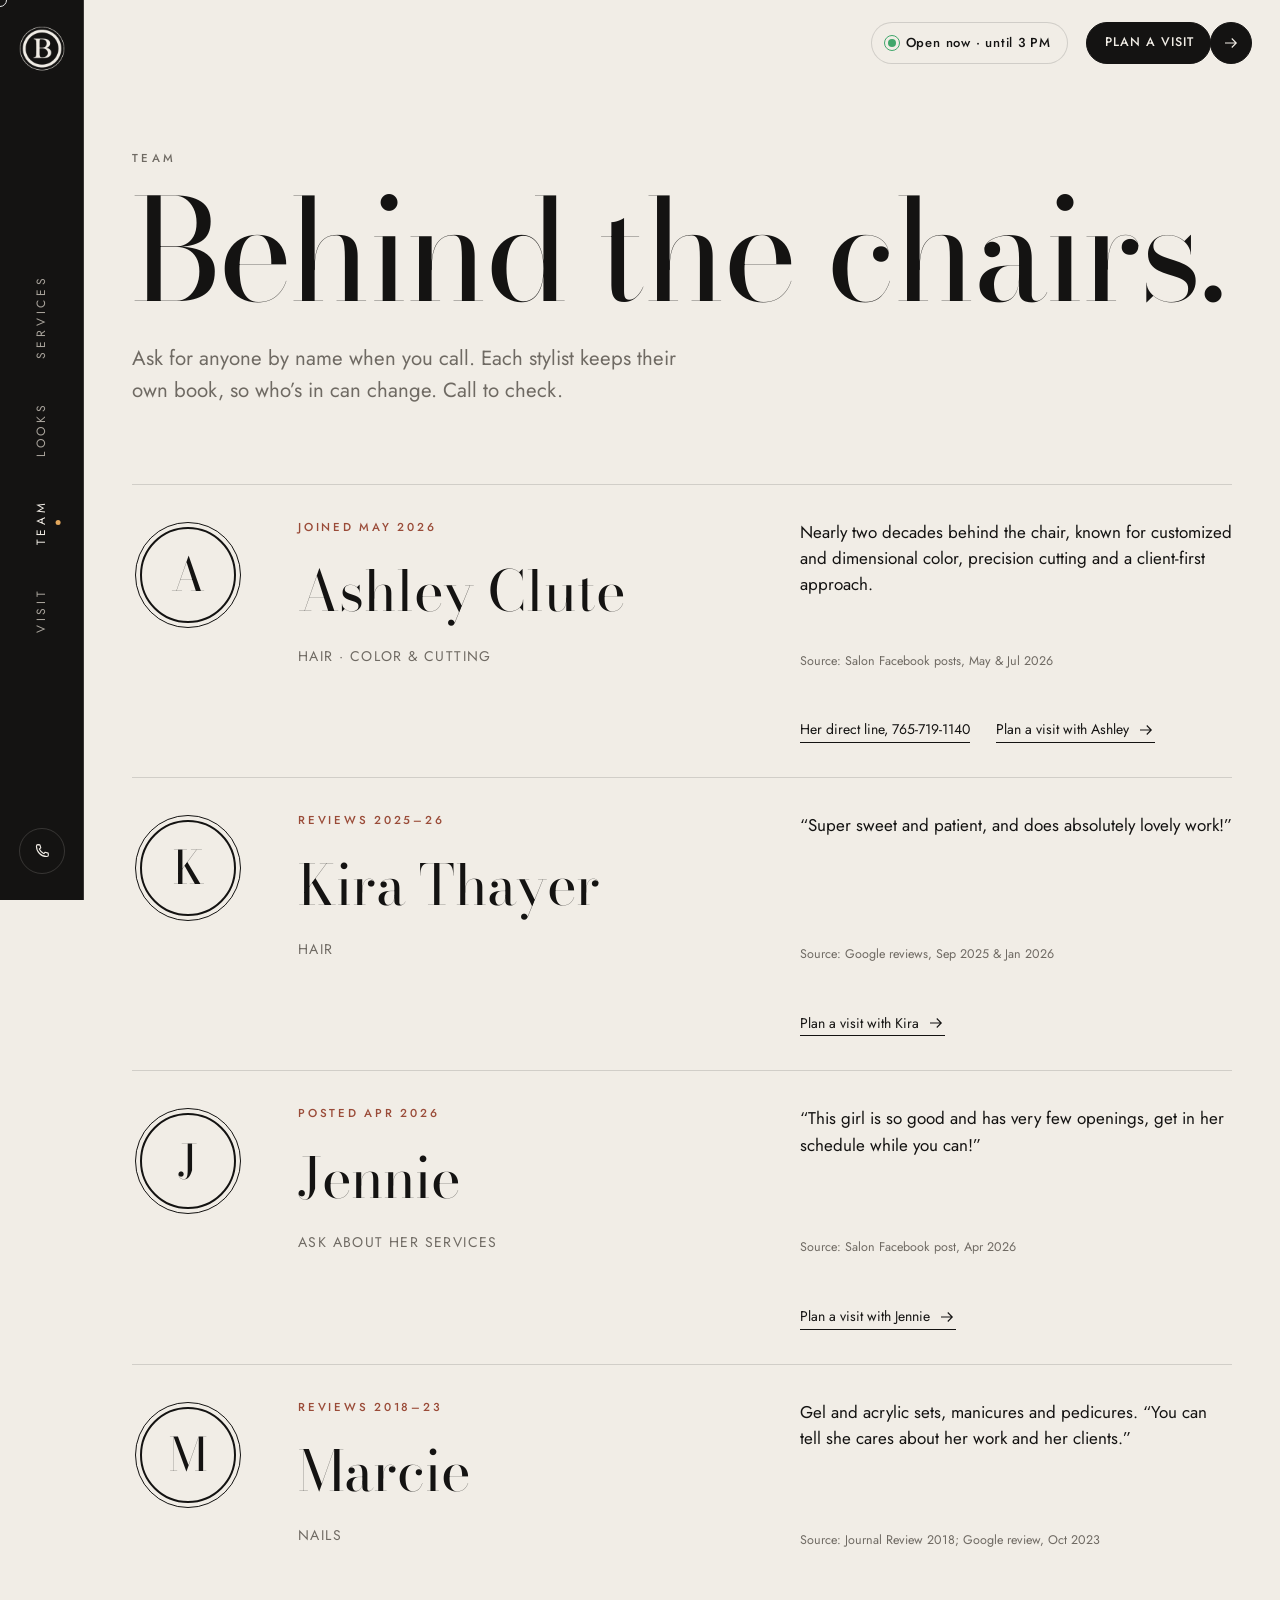
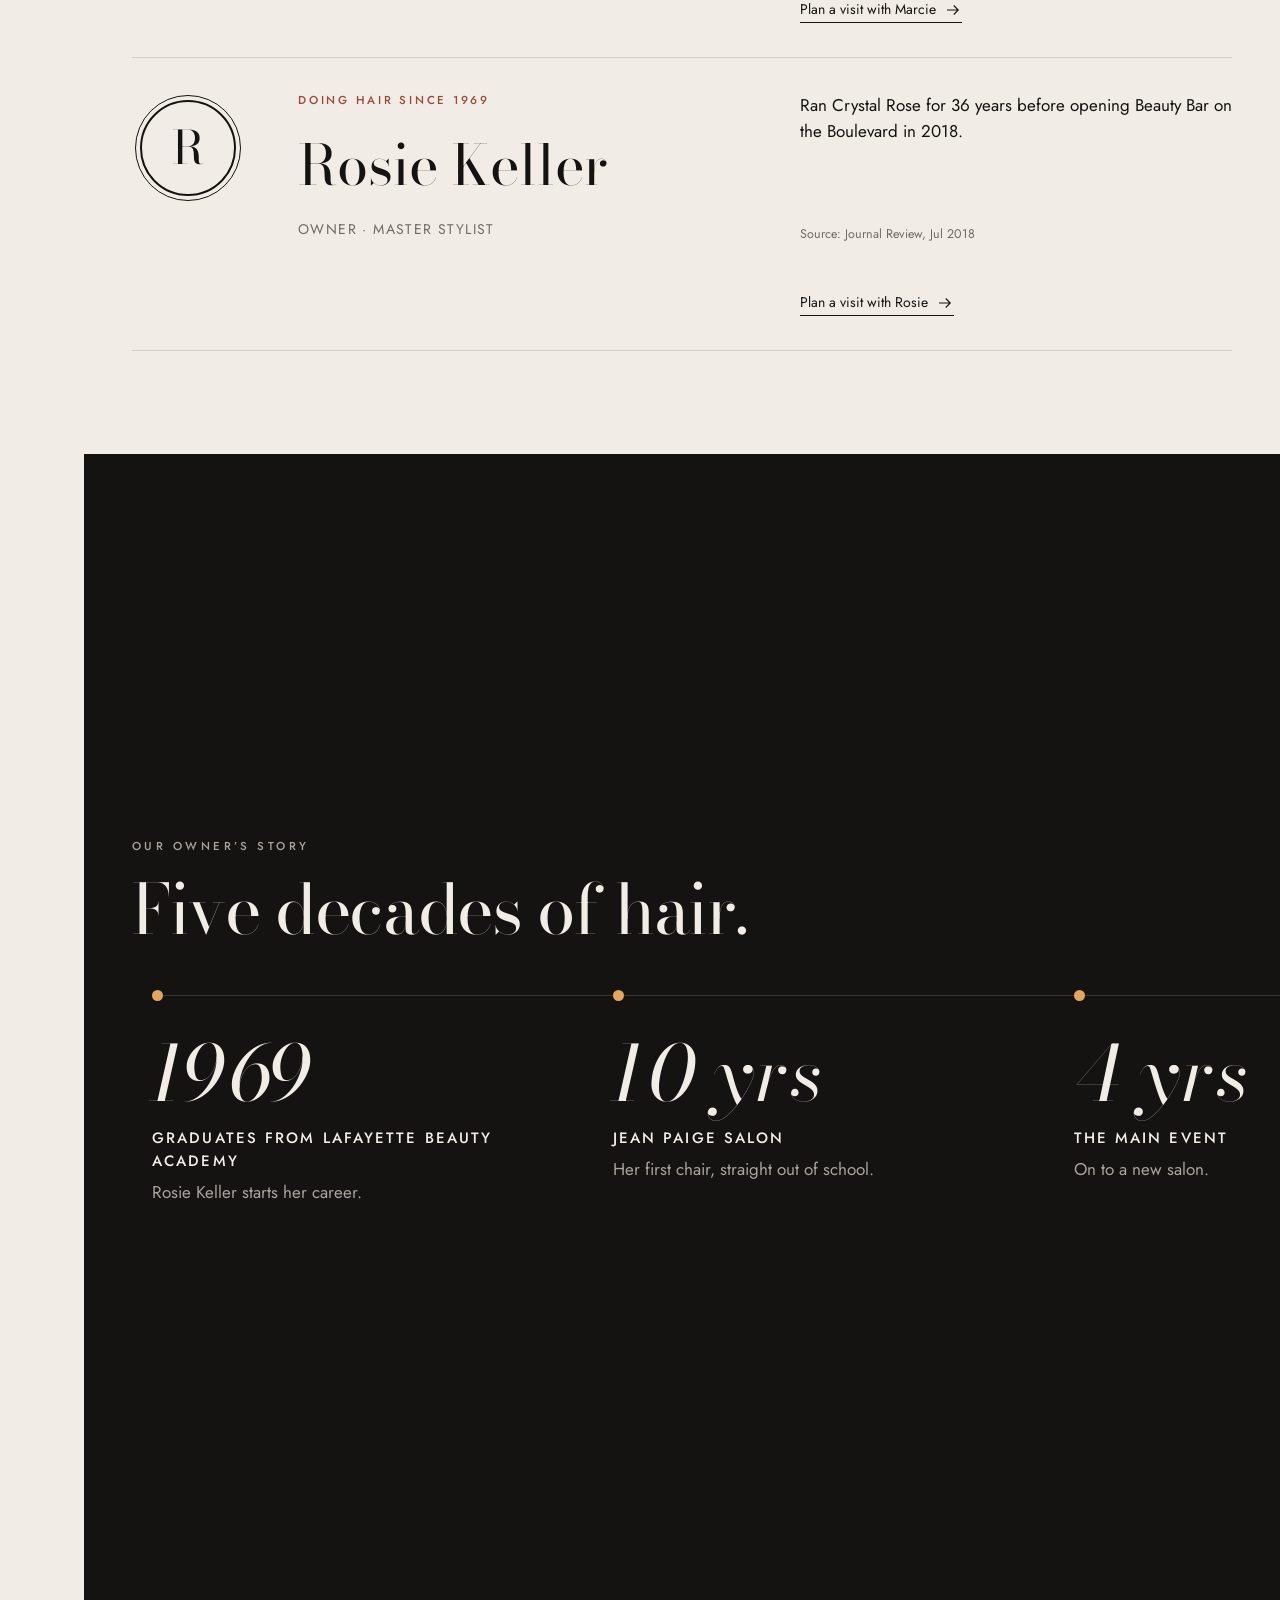
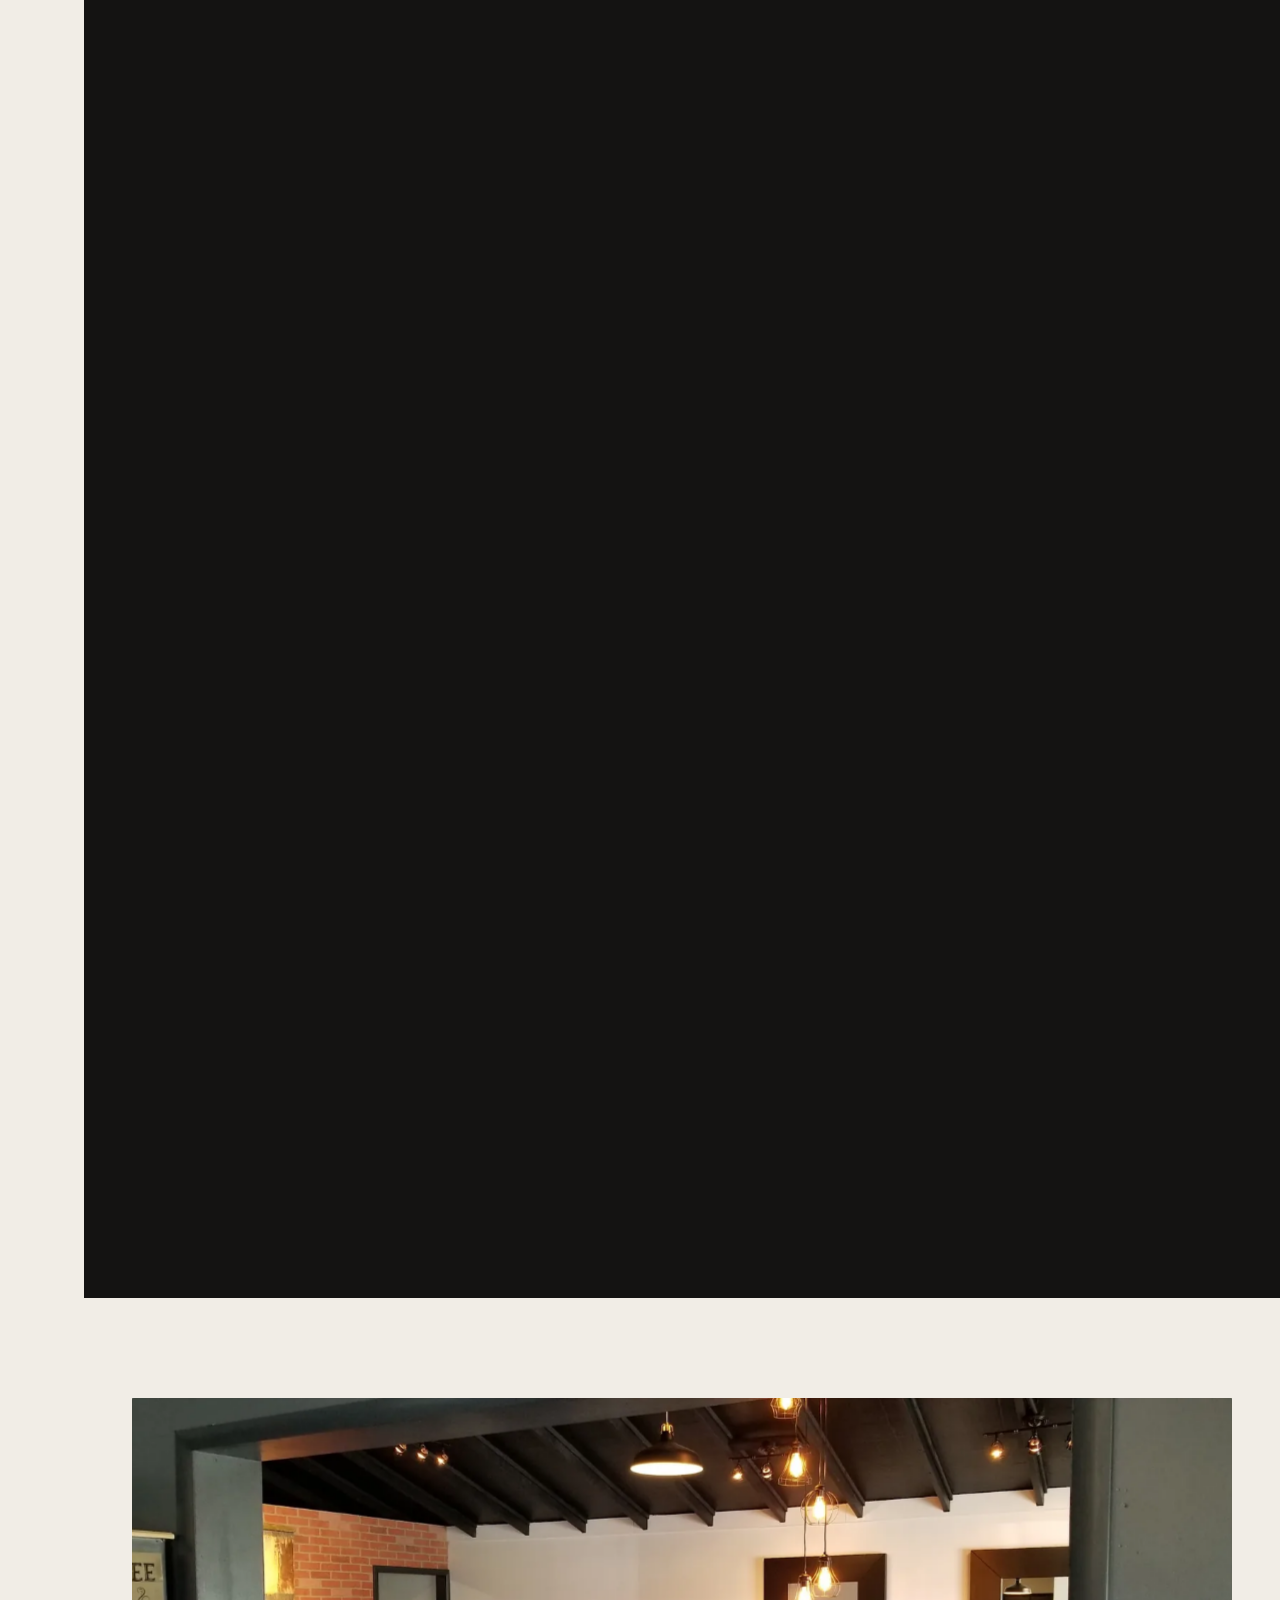
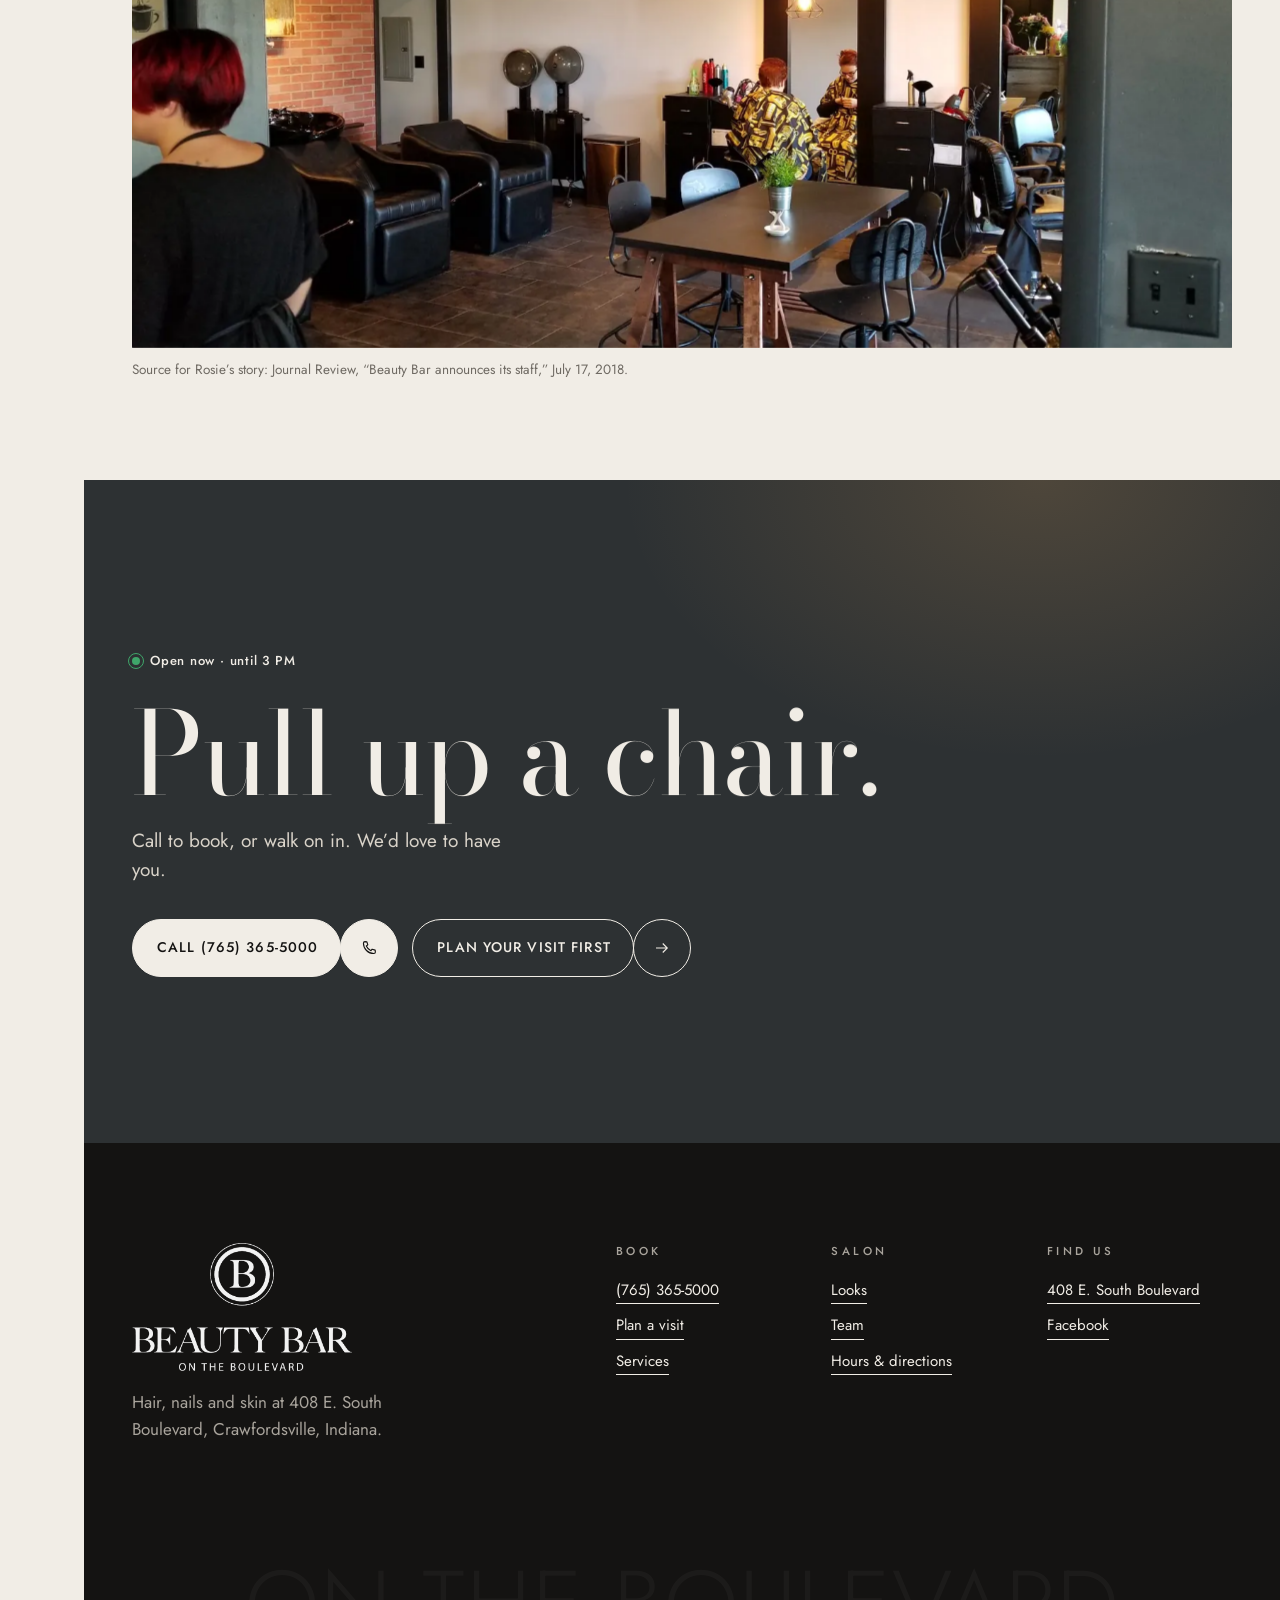
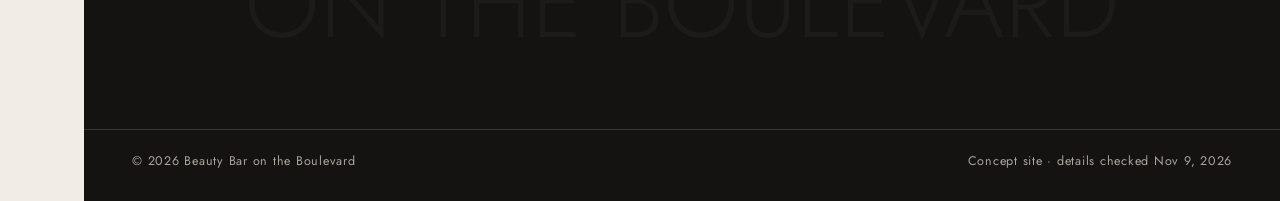
<file: team/index.html>
<!doctype html>
<html lang="en" class="no-js">
<head>
<meta charset="utf-8">
<meta name="viewport" content="width=device-width, initial-scale=1, viewport-fit=cover">
<title>Team · Beauty Bar on the Boulevard</title>
<meta name="description" content="The stylists and nail techs at Beauty Bar on the Boulevard, and owner Rosie Keller’s story.">
<meta name="theme-color" content="#141312">
<meta property="og:title" content="Team · Beauty Bar on the Boulevard"><meta property="og:description" content="The stylists and nail techs at Beauty Bar on the Boulevard, and owner Rosie Keller’s story."><meta property="og:type" content="website"><meta property="og:url" content="https://justuseflint.github.io/beauty-bar-boulevard/team/">
<meta property="og:image" content="https://justuseflint.github.io/beauty-bar-boulevard/assets/img/og.jpg">
<meta name="format-detection" content="telephone=no">
<link rel="canonical" href="https://justuseflint.github.io/beauty-bar-boulevard/team/">
<link rel="icon" href="../assets/img/favicon.png" type="image/png"><link rel="apple-touch-icon" href="../assets/img/apple-touch-icon.png">
<link rel="preconnect" href="https://fonts.googleapis.com"><link rel="preconnect" href="https://fonts.gstatic.com" crossorigin>
<link rel="stylesheet" href="https://fonts.googleapis.com/css2?family=Bodoni+Moda:ital,opsz,wght@0,6..96,400..800;1,6..96,400..700&family=Jost:wght@300..600&display=swap">
<link rel="stylesheet" href="../assets/css/site.css">
<script type="application/ld+json">{"@context":"https://schema.org","@type":"BeautySalon","name":"Beauty Bar on the Boulevard","telephone":"+1-765-365-5000","address":{"@type":"PostalAddress","streetAddress":"408 E. South Boulevard","addressLocality":"Crawfordsville","addressRegion":"IN","postalCode":"47933","addressCountry":"US"},"geo":{"@type":"GeoCoordinates","latitude":40.025111,"longitude":-86.89572},"sameAs":["https://www.facebook.com/beautybarontheboulevard"],"openingHoursSpecification":[{"@type":"OpeningHoursSpecification","dayOfWeek":["Monday","Tuesday","Wednesday","Thursday"],"opens":"09:00","closes":"19:00"},{"@type":"OpeningHoursSpecification","dayOfWeek":["Friday","Saturday"],"opens":"09:00","closes":"15:00"}]}</script>
<script>(function(d,w){var h=d.documentElement;h.className=h.className.replace('no-js','js');var rm=w.matchMedia&&w.matchMedia('(prefers-reduced-motion: reduce)').matches;if(!rm){h.classList.add('motion');try{if(sessionStorage.getItem('bb-pt')==='1')h.classList.add('pt-in')}catch(e){}}else{h.classList.add('no-motion')}setTimeout(function(){if(!w.__bbReady){h.classList.remove('motion','pt-in');h.classList.add('no-motion')}},4000)})(document,window)</script>
</head>
<body class="p-team">
<div class="iris" aria-hidden="true"><div class="iris-mark"><span class="mark " aria-hidden="true"></span></div></div>
<a class="skip" href="#main">Skip to content</a>
<aside class="rail" aria-label="Site">
  <a class="rail-home" href="../" aria-label="Beauty Bar on the Boulevard, home"><span class="mark " aria-hidden="true"></span></a>
  <nav class="rail-nav" aria-label="Primary"><a href="../services/"><span>Services</span></a><a href="../looks/"><span>Looks</span></a><a href="../team/" aria-current="page"><span>Team</span></a><a href="../visit/"><span>Visit</span></a></nav>
  <a class="rail-call" href="tel:+17653655000" aria-label="Call (765) 365-5000"><svg class="i" viewBox="0 0 24 24" aria-hidden="true"><path d="M6.6 3.5l2.6.3 1.2 4-2 1.6a12 12 0 006.2 6.2l1.6-2 4 1.2.3 2.6c0 1-.9 2-2 2C10.8 19.4 4.6 13.2 4.6 5.5c0-1.1 1-2 2-2z" fill="none" stroke="currentColor" stroke-width="1.5" stroke-linejoin="round"/></svg></a>
</aside>
<div class="topr">
  <span class="status topr-status" data-status><i></i><span data-status-t>Open Mon–Sat</span></span>
  <a class="btn btn-sm btn-ink topr-plan" href="../plan/" data-magnetic><span class="btn-t">Plan a visit</span><span class="btn-o" aria-hidden="true"><svg class="i-arr" viewBox="0 0 24 24" aria-hidden="true"><path d="M4 12h15M13 6l6 6-6 6" fill="none" stroke="currentColor" stroke-width="1.5"/></svg></span></a>
</div>
<nav class="dock" aria-label="Quick">
  <a class="dock-home" href="../" aria-label="Home"><span class="mark " aria-hidden="true"></span></a>
  <a class="dock-b" href="tel:+17653655000"><svg class="i" viewBox="0 0 24 24" aria-hidden="true"><path d="M6.6 3.5l2.6.3 1.2 4-2 1.6a12 12 0 006.2 6.2l1.6-2 4 1.2.3 2.6c0 1-.9 2-2 2C10.8 19.4 4.6 13.2 4.6 5.5c0-1.1 1-2 2-2z" fill="none" stroke="currentColor" stroke-width="1.5" stroke-linejoin="round"/></svg><span>Call</span></a>
  <a class="dock-b dock-plan" href="../plan/"><span>Plan</span><b class="dock-n" data-tray-n hidden>0</b></a>
  <button class="dock-b dock-menu" type="button" aria-expanded="false" aria-controls="sheet" data-sheet-btn><span class="dm-i"><i></i><i></i></span><span class="dm-t">Index</span></button>
</nav>
<div class="sheet" id="sheet" data-sheet aria-hidden="true">
  <div class="sheet-in">
    <nav class="sheet-nav" aria-label="Mobile"><a href="../"><em>I</em><span>Home</span></a><a href="../services/"><em>II</em><span>Services</span></a><a href="../looks/"><em>III</em><span>Looks</span></a><a href="../team/"><em>IV</em><span>Team</span></a><a href="../visit/"><em>V</em><span>Visit</span></a><a href="../plan/"><em>VI</em><span>Plan a visit</span></a></nav>
    <div class="sheet-foot">
      <span class="status " data-status><i></i><span data-status-t>Open Mon–Sat</span></span>
      <p>408 E. South Boulevard<br>Crawfordsville, IN 47933</p>
      <a class="ul" href="tel:+17653655000">(765) 365-5000</a>
    </div>
  </div>
</div>
<main id="main">

<header class="phead wrap">
  <p class="eb ">Team</p>
  <h1 class="d-xxl" data-chars>Behind the&nbsp;chairs.</h1>
  <p class="phead-p">Ask for anyone by name when you call. Each stylist keeps their own book, so who&rsquo;s in can change. Call to check.</p>
</header>
<section class="team wrap">
  <article class="tm" data-rise>
    <span class="ring ring-lg" aria-hidden="true"><span>A</span></span>
    <div class="tm-c">
      <p class="tm-since">Joined May 2026</p>
      <h2 class="tm-n">Ashley Clute</h2>
      <p class="tm-r">Hair · color & cutting</p>
      <p class="tm-d">Nearly two decades behind the chair, known for customized and dimensional color, precision cutting and a client-first approach.</p>
      <p class="tm-src">Source: Salon Facebook posts, May & Jul 2026</p>
      <div class="tm-a"><a class="ul" href="tel:+17657191140">Her direct line, 765-719-1140</a><a class="ul" href="../plan/?w=ashley">Plan a visit with Ashley <svg class="i-arr" viewBox="0 0 24 24" aria-hidden="true"><path d="M4 12h15M13 6l6 6-6 6" fill="none" stroke="currentColor" stroke-width="1.5"/></svg></a></div>
    </div>
  </article><article class="tm" data-rise>
    <span class="ring ring-lg" aria-hidden="true"><span>K</span></span>
    <div class="tm-c">
      <p class="tm-since">Reviews 2025–26</p>
      <h2 class="tm-n">Kira Thayer</h2>
      <p class="tm-r">Hair</p>
      <p class="tm-d">“Super sweet and patient, and does absolutely lovely work!”</p>
      <p class="tm-src">Source: Google reviews, Sep 2025 & Jan 2026</p>
      <div class="tm-a"><a class="ul" href="../plan/?w=kira">Plan a visit with Kira <svg class="i-arr" viewBox="0 0 24 24" aria-hidden="true"><path d="M4 12h15M13 6l6 6-6 6" fill="none" stroke="currentColor" stroke-width="1.5"/></svg></a></div>
    </div>
  </article><article class="tm" data-rise>
    <span class="ring ring-lg" aria-hidden="true"><span>J</span></span>
    <div class="tm-c">
      <p class="tm-since">Posted Apr 2026</p>
      <h2 class="tm-n">Jennie</h2>
      <p class="tm-r">Ask about her services</p>
      <p class="tm-d">“This girl is so good and has very few openings, get in her schedule while you can!”</p>
      <p class="tm-src">Source: Salon Facebook post, Apr 2026</p>
      <div class="tm-a"><a class="ul" href="../plan/?w=jennie">Plan a visit with Jennie <svg class="i-arr" viewBox="0 0 24 24" aria-hidden="true"><path d="M4 12h15M13 6l6 6-6 6" fill="none" stroke="currentColor" stroke-width="1.5"/></svg></a></div>
    </div>
  </article><article class="tm" data-rise>
    <span class="ring ring-lg" aria-hidden="true"><span>M</span></span>
    <div class="tm-c">
      <p class="tm-since">Reviews 2018–23</p>
      <h2 class="tm-n">Marcie</h2>
      <p class="tm-r">Nails</p>
      <p class="tm-d">Gel and acrylic sets, manicures and pedicures. “You can tell she cares about her work and her clients.”</p>
      <p class="tm-src">Source: Journal Review 2018; Google review, Oct 2023</p>
      <div class="tm-a"><a class="ul" href="../plan/?w=marcie">Plan a visit with Marcie <svg class="i-arr" viewBox="0 0 24 24" aria-hidden="true"><path d="M4 12h15M13 6l6 6-6 6" fill="none" stroke="currentColor" stroke-width="1.5"/></svg></a></div>
    </div>
  </article><article class="tm" data-rise>
    <span class="ring ring-lg" aria-hidden="true"><span>R</span></span>
    <div class="tm-c">
      <p class="tm-since">Doing hair since 1969</p>
      <h2 class="tm-n">Rosie Keller</h2>
      <p class="tm-r">Owner · master stylist</p>
      <p class="tm-d">Ran Crystal Rose for 36 years before opening Beauty Bar on the Boulevard in 2018.</p>
      <p class="tm-src">Source: Journal Review, Jul 2018</p>
      <div class="tm-a"><a class="ul" href="../plan/?w=rosie">Plan a visit with Rosie <svg class="i-arr" viewBox="0 0 24 24" aria-hidden="true"><path d="M4 12h15M13 6l6 6-6 6" fill="none" stroke="currentColor" stroke-width="1.5"/></svg></a></div>
    </div>
  </article>
</section>
<section class="story" aria-labelledby="story-h" data-story>
  <div class="story-pin">
    <div class="wrap story-head"><p class="eb ">Our owner’s story</p><h2 id="story-h" class="d-lg" data-chars>Five decades of&nbsp;hair.</h2></div>
    <ol class="story-track" data-story-track>
      <li class="st"><span class="st-y">1969</span><span class="st-dot" aria-hidden="true"></span><h3>Graduates from Lafayette Beauty Academy</h3><p>Rosie Keller starts her career.</p></li><li class="st"><span class="st-y">10 yrs</span><span class="st-dot" aria-hidden="true"></span><h3>Jean Paige salon</h3><p>Her first chair, straight out of school.</p></li><li class="st"><span class="st-y">4 yrs</span><span class="st-dot" aria-hidden="true"></span><h3>The Main Event</h3><p>On to a new salon.</p></li><li class="st"><span class="st-y">36 yrs</span><span class="st-dot" aria-hidden="true"></span><h3>Crystal Rose</h3><p>Her own salon, later with a sister salon, Angel Hair.</p></li><li class="st"><span class="st-y">2018</span><span class="st-dot" aria-hidden="true"></span><h3>Beauty Bar on the Boulevard</h3><p>Opens at 408 E. South Boulevard with stylists, a nail tech and an esthetician.</p></li>
    </ol>
  </div>
</section>
<section class="wrap team-pic"><div data-iris><img src="../assets/img/int-wide.webp" srcset="../assets/img/int-wide-s.webp 800w, ../assets/img/int-wide.webp 1600w" sizes="(min-width:1024px) 85vw, 100vw" alt="The salon floor with mirrors, hood dryers and shampoo chairs" width="1600" height="778" loading="lazy" decoding="async"></div><p class="fine">Source for Rosie&rsquo;s story: Journal Review, &ldquo;Beauty Bar announces its staff,&rdquo; July 17, 2018.</p></section>
</main>
<section class="cta" aria-labelledby="cta-h">
  <div class="cta-in wrap">
    <span class="status status-inv" data-status><i></i><span data-status-t>Open Mon–Sat</span></span>
    <h2 id="cta-h" class="d-xl" data-chars>Pull up a&nbsp;chair.</h2>
    <p class="cta-p">Call to book, or walk on in. We&rsquo;d love to have you.</p>
    <div class="cta-btns"><a class="btn btn-call btn-light btn-lg" href="tel:+17653655000" data-magnetic><span class="btn-t">Call (765) 365-5000</span><span class="btn-o" aria-hidden="true"><svg class="i" viewBox="0 0 24 24" aria-hidden="true"><path d="M6.6 3.5l2.6.3 1.2 4-2 1.6a12 12 0 006.2 6.2l1.6-2 4 1.2.3 2.6c0 1-.9 2-2 2C10.8 19.4 4.6 13.2 4.6 5.5c0-1.1 1-2 2-2z" fill="none" stroke="currentColor" stroke-width="1.5" stroke-linejoin="round"/></svg></span></a><a class="btn btn-ghost-inv btn-lg" href="../plan/" data-magnetic ><span class="btn-t">Plan your visit first</span><span class="btn-o" aria-hidden="true"><svg class="i-arr" viewBox="0 0 24 24" aria-hidden="true"><path d="M4 12h15M13 6l6 6-6 6" fill="none" stroke="currentColor" stroke-width="1.5"/></svg></span></a></div>
  </div>
</section>
<footer class="ftr">
  <div class="wrap ftr-top">
    <div class="ftr-brand">
      <img class="ftr-logo" src="../assets/img/logo.png" alt="Beauty Bar on the Boulevard logo" width="750" height="437" loading="lazy">
      <p>Hair, nails and skin at 408 E. South Boulevard, Crawfordsville, Indiana.</p>
    </div>
    <div class="ftr-cols">
      <div><p class="eb">Book</p><ul><li><a class="ul" href="tel:+17653655000">(765) 365-5000</a></li><li><a class="ul" href="../plan/">Plan a visit</a></li><li><a class="ul" href="../services/">Services</a></li></ul></div>
      <div><p class="eb">Salon</p><ul><li><a class="ul" href="../looks/">Looks</a></li><li><a class="ul" href="../team/">Team</a></li><li><a class="ul" href="../visit/">Hours &amp; directions</a></li></ul></div>
      <div><p class="eb">Find us</p><ul><li><a class="ul" href="https://www.google.com/maps/search/?api=1&query=Beauty+Bar+on+the+Boulevard%2C+408+E+South+Blvd%2C+Crawfordsville%2C+IN+47933" target="_blank" rel="noopener">408 E. South Boulevard</a></li><li><a class="ul" href="https://www.facebook.com/beautybarontheboulevard" target="_blank" rel="noopener">Facebook</a></li></ul></div>
    </div>
  </div>
  <div class="ftr-wm" aria-hidden="true"><span data-track-wm>On the Boulevard</span></div>
  <div class="wrap ftr-base"><span>© 2026 Beauty Bar on the Boulevard</span><span>Concept site · details checked Nov 9, 2026</span></div>
</footer>
<div class="cur" aria-hidden="true"><span class="cur-t"></span></div>
<div class="toast" role="status" aria-live="polite" data-toast></div>
<script src="../assets/vendor/gsap.min.js" defer></script>
<script src="../assets/vendor/ScrollTrigger.min.js" defer></script>
<script src="../assets/vendor/lenis.min.js" defer></script>
<script src="../assets/js/site.js" defer></script>
</body>
</html>
</file>
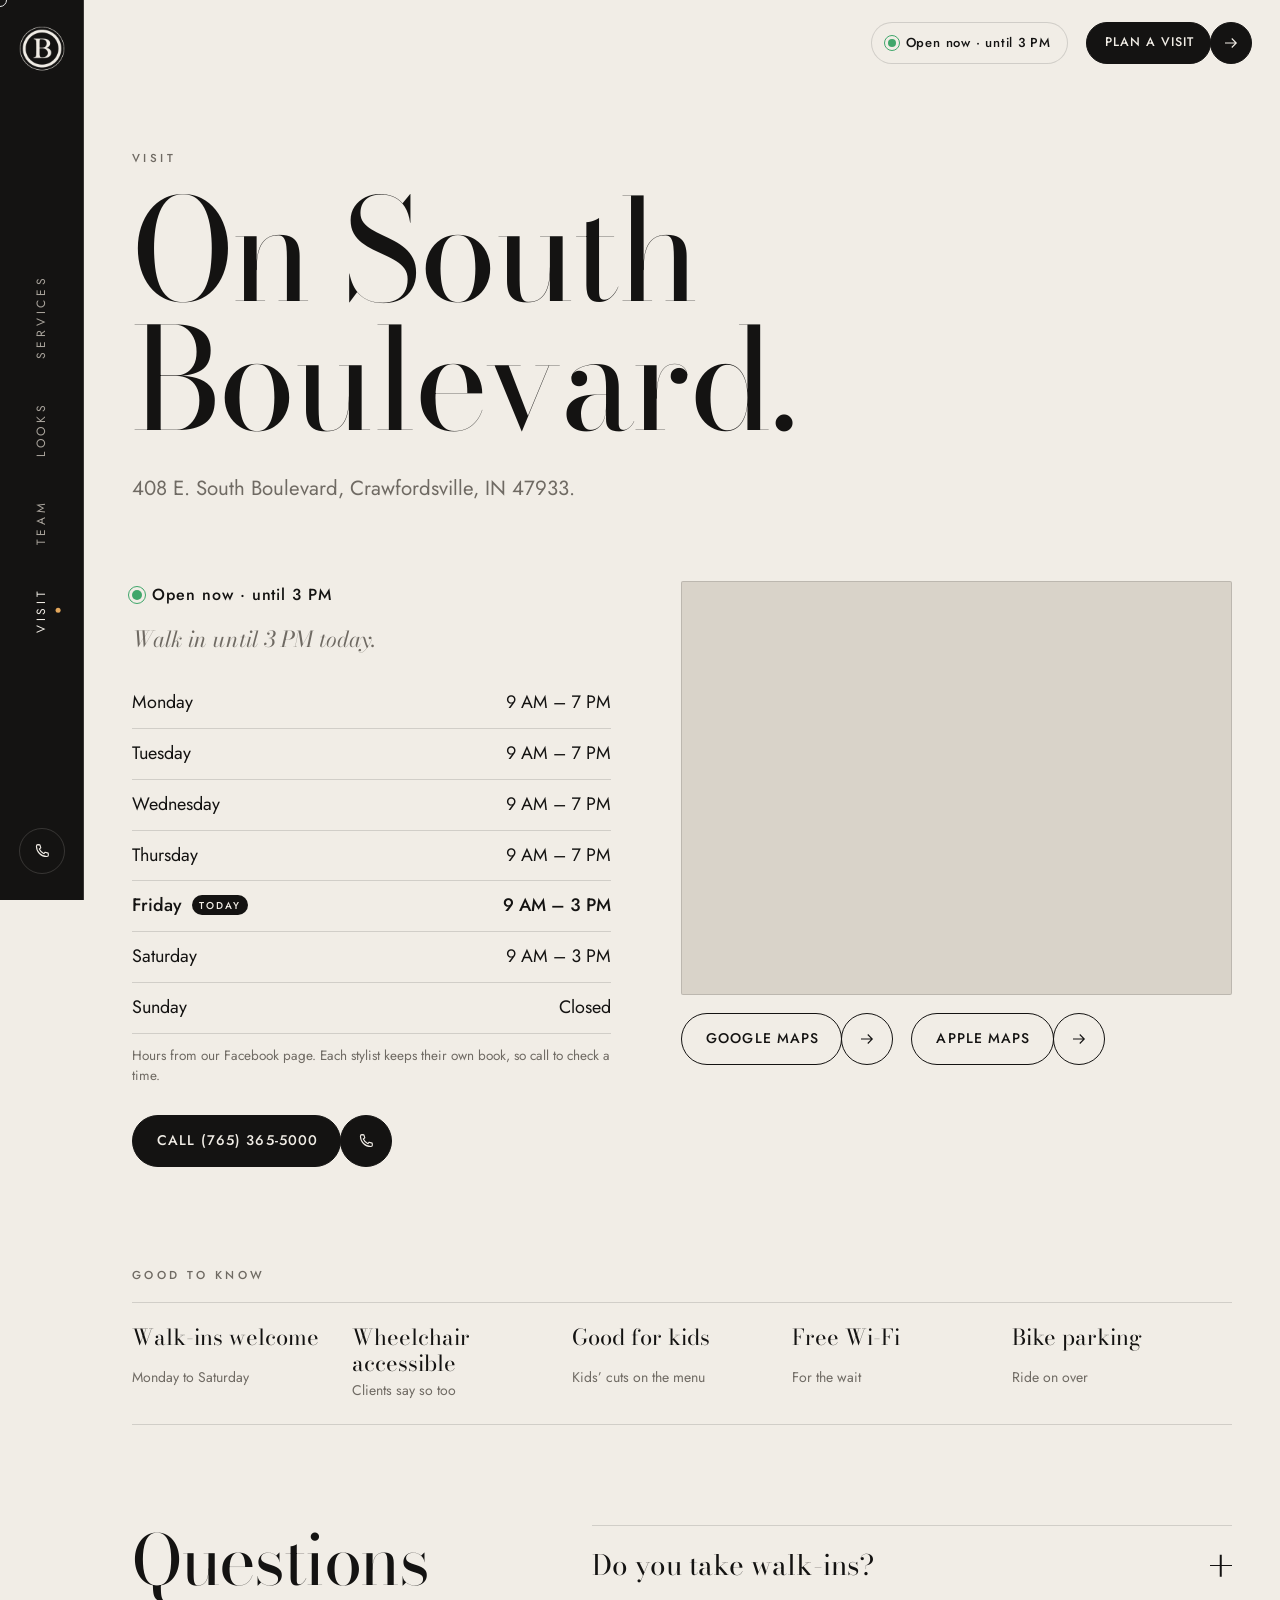
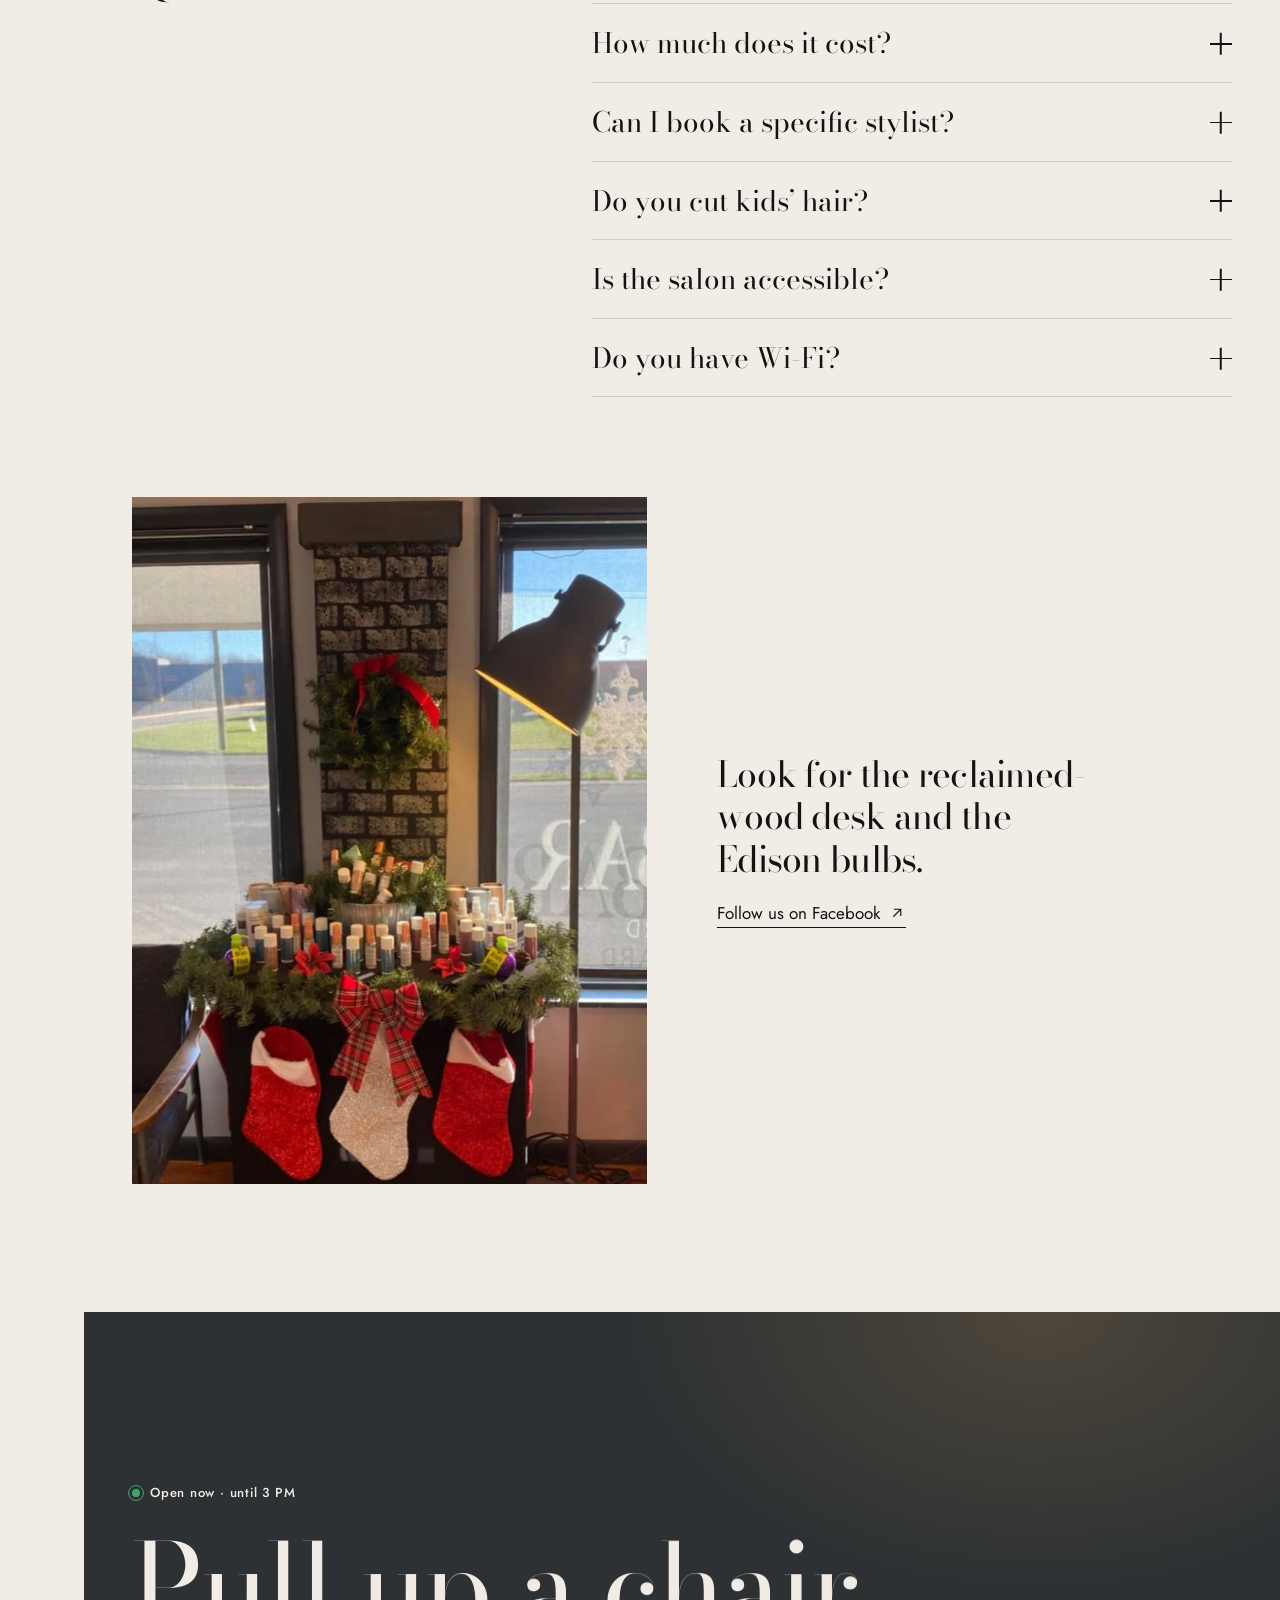
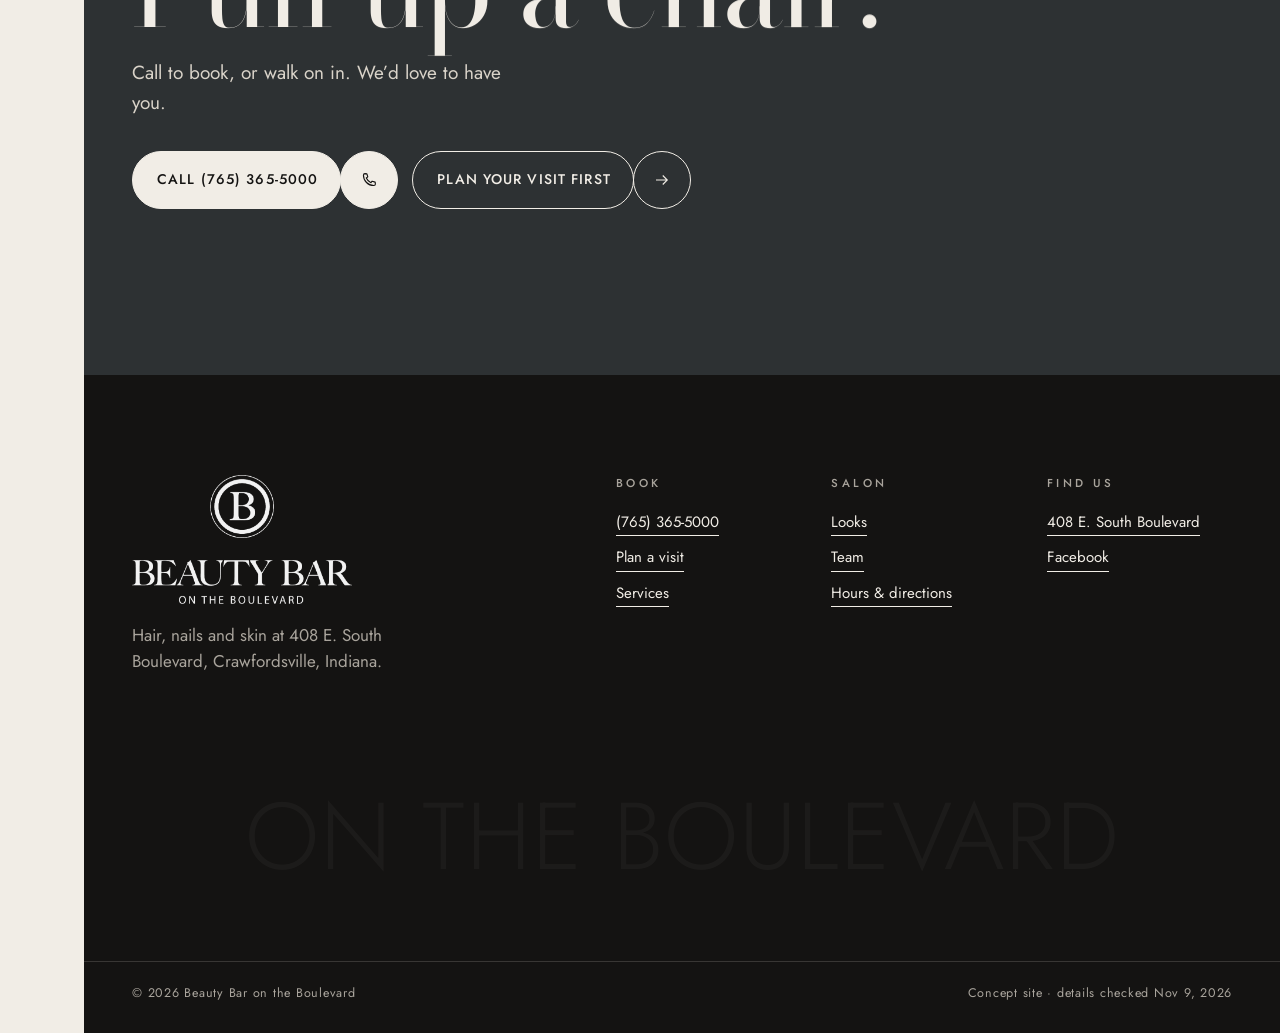
<file: visit/index.html>
<!doctype html>
<html lang="en" class="no-js">
<head>
<meta charset="utf-8">
<meta name="viewport" content="width=device-width, initial-scale=1, viewport-fit=cover">
<title>Hours &amp; directions · Beauty Bar on the Boulevard</title>
<meta name="description" content="Find Beauty Bar on the Boulevard at 408 E. South Boulevard, Crawfordsville, IN 47933. Hours, map and FAQ.">
<meta name="theme-color" content="#141312">
<meta property="og:title" content="Hours &amp; directions · Beauty Bar on the Boulevard"><meta property="og:description" content="Find Beauty Bar on the Boulevard at 408 E. South Boulevard, Crawfordsville, IN 47933. Hours, map and FAQ."><meta property="og:type" content="website"><meta property="og:url" content="https://justuseflint.github.io/beauty-bar-boulevard/visit/">
<meta property="og:image" content="https://justuseflint.github.io/beauty-bar-boulevard/assets/img/og.jpg">
<meta name="format-detection" content="telephone=no">
<link rel="canonical" href="https://justuseflint.github.io/beauty-bar-boulevard/visit/">
<link rel="icon" href="../assets/img/favicon.png" type="image/png"><link rel="apple-touch-icon" href="../assets/img/apple-touch-icon.png">
<link rel="preconnect" href="https://fonts.googleapis.com"><link rel="preconnect" href="https://fonts.gstatic.com" crossorigin>
<link rel="stylesheet" href="https://fonts.googleapis.com/css2?family=Bodoni+Moda:ital,opsz,wght@0,6..96,400..800;1,6..96,400..700&family=Jost:wght@300..600&display=swap">
<link rel="stylesheet" href="../assets/css/site.css">
<script type="application/ld+json">{"@context":"https://schema.org","@type":"BeautySalon","name":"Beauty Bar on the Boulevard","telephone":"+1-765-365-5000","address":{"@type":"PostalAddress","streetAddress":"408 E. South Boulevard","addressLocality":"Crawfordsville","addressRegion":"IN","postalCode":"47933","addressCountry":"US"},"geo":{"@type":"GeoCoordinates","latitude":40.025111,"longitude":-86.89572},"sameAs":["https://www.facebook.com/beautybarontheboulevard"],"openingHoursSpecification":[{"@type":"OpeningHoursSpecification","dayOfWeek":["Monday","Tuesday","Wednesday","Thursday"],"opens":"09:00","closes":"19:00"},{"@type":"OpeningHoursSpecification","dayOfWeek":["Friday","Saturday"],"opens":"09:00","closes":"15:00"}]}</script>
<script>(function(d,w){var h=d.documentElement;h.className=h.className.replace('no-js','js');var rm=w.matchMedia&&w.matchMedia('(prefers-reduced-motion: reduce)').matches;if(!rm){h.classList.add('motion');try{if(sessionStorage.getItem('bb-pt')==='1')h.classList.add('pt-in')}catch(e){}}else{h.classList.add('no-motion')}setTimeout(function(){if(!w.__bbReady){h.classList.remove('motion','pt-in');h.classList.add('no-motion')}},4000)})(document,window)</script>
</head>
<body class="p-visit">
<div class="iris" aria-hidden="true"><div class="iris-mark"><span class="mark " aria-hidden="true"></span></div></div>
<a class="skip" href="#main">Skip to content</a>
<aside class="rail" aria-label="Site">
  <a class="rail-home" href="../" aria-label="Beauty Bar on the Boulevard, home"><span class="mark " aria-hidden="true"></span></a>
  <nav class="rail-nav" aria-label="Primary"><a href="../services/"><span>Services</span></a><a href="../looks/"><span>Looks</span></a><a href="../team/"><span>Team</span></a><a href="../visit/" aria-current="page"><span>Visit</span></a></nav>
  <a class="rail-call" href="tel:+17653655000" aria-label="Call (765) 365-5000"><svg class="i" viewBox="0 0 24 24" aria-hidden="true"><path d="M6.6 3.5l2.6.3 1.2 4-2 1.6a12 12 0 006.2 6.2l1.6-2 4 1.2.3 2.6c0 1-.9 2-2 2C10.8 19.4 4.6 13.2 4.6 5.5c0-1.1 1-2 2-2z" fill="none" stroke="currentColor" stroke-width="1.5" stroke-linejoin="round"/></svg></a>
</aside>
<div class="topr">
  <span class="status topr-status" data-status><i></i><span data-status-t>Open Mon–Sat</span></span>
  <a class="btn btn-sm btn-ink topr-plan" href="../plan/" data-magnetic><span class="btn-t">Plan a visit</span><span class="btn-o" aria-hidden="true"><svg class="i-arr" viewBox="0 0 24 24" aria-hidden="true"><path d="M4 12h15M13 6l6 6-6 6" fill="none" stroke="currentColor" stroke-width="1.5"/></svg></span></a>
</div>
<nav class="dock" aria-label="Quick">
  <a class="dock-home" href="../" aria-label="Home"><span class="mark " aria-hidden="true"></span></a>
  <a class="dock-b" href="tel:+17653655000"><svg class="i" viewBox="0 0 24 24" aria-hidden="true"><path d="M6.6 3.5l2.6.3 1.2 4-2 1.6a12 12 0 006.2 6.2l1.6-2 4 1.2.3 2.6c0 1-.9 2-2 2C10.8 19.4 4.6 13.2 4.6 5.5c0-1.1 1-2 2-2z" fill="none" stroke="currentColor" stroke-width="1.5" stroke-linejoin="round"/></svg><span>Call</span></a>
  <a class="dock-b dock-plan" href="../plan/"><span>Plan</span><b class="dock-n" data-tray-n hidden>0</b></a>
  <button class="dock-b dock-menu" type="button" aria-expanded="false" aria-controls="sheet" data-sheet-btn><span class="dm-i"><i></i><i></i></span><span class="dm-t">Index</span></button>
</nav>
<div class="sheet" id="sheet" data-sheet aria-hidden="true">
  <div class="sheet-in">
    <nav class="sheet-nav" aria-label="Mobile"><a href="../"><em>I</em><span>Home</span></a><a href="../services/"><em>II</em><span>Services</span></a><a href="../looks/"><em>III</em><span>Looks</span></a><a href="../team/"><em>IV</em><span>Team</span></a><a href="../visit/"><em>V</em><span>Visit</span></a><a href="../plan/"><em>VI</em><span>Plan a visit</span></a></nav>
    <div class="sheet-foot">
      <span class="status " data-status><i></i><span data-status-t>Open Mon–Sat</span></span>
      <p>408 E. South Boulevard<br>Crawfordsville, IN 47933</p>
      <a class="ul" href="tel:+17653655000">(765) 365-5000</a>
    </div>
  </div>
</div>
<main id="main">

<header class="phead wrap">
  <p class="eb ">Visit</p>
  <h1 class="d-xxl" data-chars>On South Boulevard.</h1>
  <p class="phead-p">408 E. South Boulevard, Crawfordsville, IN 47933.</p>
</header>
<section class="wrap vgrid">
  <div class="vcard">
    <span class="status status-lg" data-status><i></i><span data-status-t>Open Mon–Sat</span></span>
    <p class="vnext" data-next></p>
    <table class="hours hours-lg" data-hours><caption class="sr-only">Opening hours</caption><tbody><tr data-day="1"><th scope="row">Monday</th><td>9 AM – 7 PM</td></tr><tr data-day="2"><th scope="row">Tuesday</th><td>9 AM – 7 PM</td></tr><tr data-day="3"><th scope="row">Wednesday</th><td>9 AM – 7 PM</td></tr><tr data-day="4"><th scope="row">Thursday</th><td>9 AM – 7 PM</td></tr><tr data-day="5"><th scope="row">Friday</th><td>9 AM – 3 PM</td></tr><tr data-day="6"><th scope="row">Saturday</th><td>9 AM – 3 PM</td></tr><tr data-day="0"><th scope="row">Sunday</th><td>Closed</td></tr></tbody></table>
    <p class="fine">Hours from our Facebook page. Each stylist keeps their own book, so call to check a time.</p>
    <div class="row-btns"><a class="btn btn-call btn-ink" href="tel:+17653655000" data-magnetic><span class="btn-t">Call (765) 365-5000</span><span class="btn-o" aria-hidden="true"><svg class="i" viewBox="0 0 24 24" aria-hidden="true"><path d="M6.6 3.5l2.6.3 1.2 4-2 1.6a12 12 0 006.2 6.2l1.6-2 4 1.2.3 2.6c0 1-.9 2-2 2C10.8 19.4 4.6 13.2 4.6 5.5c0-1.1 1-2 2-2z" fill="none" stroke="currentColor" stroke-width="1.5" stroke-linejoin="round"/></svg></span></a></div>
  </div>
  <div class="vmap">
    <div class="map" data-cursor="Map"><iframe title="Map showing 408 E. South Boulevard, Crawfordsville" loading="lazy" src="https://www.openstreetmap.org/export/embed.html?bbox=-86.9030%2C40.0215%2C-86.8885%2C40.0287&amp;layer=mapnik&amp;marker=40.025111%2C-86.89572"></iframe></div>
    <div class="row-btns"><a class="btn btn-ghost" href="https://www.google.com/maps/search/?api=1&query=Beauty+Bar+on+the+Boulevard%2C+408+E+South+Blvd%2C+Crawfordsville%2C+IN+47933" data-magnetic target="_blank" rel="noopener"><span class="btn-t">Google Maps</span><span class="btn-o" aria-hidden="true"><svg class="i-arr" viewBox="0 0 24 24" aria-hidden="true"><path d="M4 12h15M13 6l6 6-6 6" fill="none" stroke="currentColor" stroke-width="1.5"/></svg></span></a><a class="btn btn-ghost" href="https://maps.apple.com/?q=Beauty+Bar+on+the+Boulevard&address=408+E+South+Blvd,+Crawfordsville,+IN+47933" data-magnetic target="_blank" rel="noopener"><span class="btn-t">Apple Maps</span><span class="btn-o" aria-hidden="true"><svg class="i-arr" viewBox="0 0 24 24" aria-hidden="true"><path d="M4 12h15M13 6l6 6-6 6" fill="none" stroke="currentColor" stroke-width="1.5"/></svg></span></a></div>
  </div>
</section>
<section class="wrap know" aria-labelledby="know-h">
  <h2 id="know-h" class="eb">Good to know</h2>
  <ul class="know-l">
    <li data-rise><b>Walk-ins welcome</b><span>Monday to Saturday</span></li><li data-rise><b>Wheelchair accessible</b><span>Clients say so too</span></li><li data-rise><b>Good for kids</b><span>Kids&rsquo; cuts on the menu</span></li><li data-rise><b>Free Wi-Fi</b><span>For the wait</span></li><li data-rise><b>Bike parking</b><span>Ride on over</span></li>
  </ul>
</section>
<section class="wrap faq" aria-labelledby="faq-h">
  <h2 id="faq-h" class="d-lg" data-chars>Questions</h2>
  <div class="faq-l"><details class="qa"><summary><span>Do you take walk-ins?</span><i aria-hidden="true"></i></summary><div class="qa-a"><p>Yes. Walk on in any day we&rsquo;re open. If you&rsquo;re after a particular stylist or a longer service like color, calling ahead is the surest way to get a chair.</p></div></details><details class="qa"><summary><span>How much does it cost?</span><i aria-hidden="true"></i></summary><div class="qa-a"><p>Our prices aren&rsquo;t online yet. Call <a class="ul" href="tel:+17653655000">(765) 365-5000</a> and we&rsquo;ll give you a quote for what you have in mind.</p></div></details><details class="qa"><summary><span>Can I book a specific stylist?</span><i aria-hidden="true"></i></summary><div class="qa-a"><p>Yes, ask for them by name. Ashley also takes bookings on her direct line, <a class="ul" href="tel:+17657191140">765-719-1140</a>. See the <a class="ul" href="../team/">team</a>.</p></div></details><details class="qa"><summary><span>Do you cut kids&rsquo; hair?</span><i aria-hidden="true"></i></summary><div class="qa-a"><p>Yes. Kids&rsquo; cuts are on our service list, and our Google profile lists us as good for kids.</p></div></details><details class="qa"><summary><span>Is the salon accessible?</span><i aria-hidden="true"></i></summary><div class="qa-a"><p>Yes. The salon is wheelchair accessible.</p></div></details><details class="qa"><summary><span>Do you have Wi-Fi?</span><i aria-hidden="true"></i></summary><div class="qa-a"><p>Yes, free Wi-Fi while you wait or sit under the dryer.</p></div></details></div>
</section>
<section class="wrap vpic"><div data-iris><img src="../assets/img/holiday-s.webp" srcset="../assets/img/holiday-s.webp 800w, ../assets/img/holiday.webp 720w" sizes="(min-width:1024px) 40vw, 100vw" alt="The front window decorated for the holidays, with stockings and the salon’s lettering on the glass" width="720" height="960" loading="lazy" decoding="async"></div><div class="vpic-c"><p class="d-md">Look for the reclaimed-wood desk and the Edison bulbs.</p><a class="ul" href="https://www.facebook.com/beautybarontheboulevard" target="_blank" rel="noopener">Follow us on Facebook <svg class="i-arr" viewBox="0 0 24 24" aria-hidden="true"><path d="M7 17L17 7M8 7h9v9" fill="none" stroke="currentColor" stroke-width="1.5"/></svg></a></div></section>
</main>
<section class="cta" aria-labelledby="cta-h">
  <div class="cta-in wrap">
    <span class="status status-inv" data-status><i></i><span data-status-t>Open Mon–Sat</span></span>
    <h2 id="cta-h" class="d-xl" data-chars>Pull up a&nbsp;chair.</h2>
    <p class="cta-p">Call to book, or walk on in. We&rsquo;d love to have you.</p>
    <div class="cta-btns"><a class="btn btn-call btn-light btn-lg" href="tel:+17653655000" data-magnetic><span class="btn-t">Call (765) 365-5000</span><span class="btn-o" aria-hidden="true"><svg class="i" viewBox="0 0 24 24" aria-hidden="true"><path d="M6.6 3.5l2.6.3 1.2 4-2 1.6a12 12 0 006.2 6.2l1.6-2 4 1.2.3 2.6c0 1-.9 2-2 2C10.8 19.4 4.6 13.2 4.6 5.5c0-1.1 1-2 2-2z" fill="none" stroke="currentColor" stroke-width="1.5" stroke-linejoin="round"/></svg></span></a><a class="btn btn-ghost-inv btn-lg" href="../plan/" data-magnetic ><span class="btn-t">Plan your visit first</span><span class="btn-o" aria-hidden="true"><svg class="i-arr" viewBox="0 0 24 24" aria-hidden="true"><path d="M4 12h15M13 6l6 6-6 6" fill="none" stroke="currentColor" stroke-width="1.5"/></svg></span></a></div>
  </div>
</section>
<footer class="ftr">
  <div class="wrap ftr-top">
    <div class="ftr-brand">
      <img class="ftr-logo" src="../assets/img/logo.png" alt="Beauty Bar on the Boulevard logo" width="750" height="437" loading="lazy">
      <p>Hair, nails and skin at 408 E. South Boulevard, Crawfordsville, Indiana.</p>
    </div>
    <div class="ftr-cols">
      <div><p class="eb">Book</p><ul><li><a class="ul" href="tel:+17653655000">(765) 365-5000</a></li><li><a class="ul" href="../plan/">Plan a visit</a></li><li><a class="ul" href="../services/">Services</a></li></ul></div>
      <div><p class="eb">Salon</p><ul><li><a class="ul" href="../looks/">Looks</a></li><li><a class="ul" href="../team/">Team</a></li><li><a class="ul" href="../visit/">Hours &amp; directions</a></li></ul></div>
      <div><p class="eb">Find us</p><ul><li><a class="ul" href="https://www.google.com/maps/search/?api=1&query=Beauty+Bar+on+the+Boulevard%2C+408+E+South+Blvd%2C+Crawfordsville%2C+IN+47933" target="_blank" rel="noopener">408 E. South Boulevard</a></li><li><a class="ul" href="https://www.facebook.com/beautybarontheboulevard" target="_blank" rel="noopener">Facebook</a></li></ul></div>
    </div>
  </div>
  <div class="ftr-wm" aria-hidden="true"><span data-track-wm>On the Boulevard</span></div>
  <div class="wrap ftr-base"><span>© 2026 Beauty Bar on the Boulevard</span><span>Concept site · details checked Nov 9, 2026</span></div>
</footer>
<div class="cur" aria-hidden="true"><span class="cur-t"></span></div>
<div class="toast" role="status" aria-live="polite" data-toast></div>
<script src="../assets/vendor/gsap.min.js" defer></script>
<script src="../assets/vendor/ScrollTrigger.min.js" defer></script>
<script src="../assets/vendor/lenis.min.js" defer></script>
<script src="../assets/js/site.js" defer></script>
</body>
</html>
</file>
<file: assets/css/site.css>
/* Beauty Bar on the Boulevard — concept. Monochrome Didone salon, Edison-amber accents. Mobile-first. */
:root{
  --ink:#141312; --ink-2:#26282a; --wall:#2d3133; --bone:#f1ede6; --paper:#f8f6f2; --stone:#d9d3c9;
  --mute:#6f6a63; --mute-inv:#a9a49c; --line:rgba(20,19,18,.14); --line-inv:rgba(241,237,230,.16);
  --amber:#e3a75c; --amber-2:#ffcf8a; --brick:#9a4b38;
  --serif:'Bodoni Moda',Didot,'Bodoni 72',Georgia,serif; --sans:'Jost','Futura','Avenir Next',system-ui,sans-serif;
  --rail:0px; --pad:20px; --r:2px; --ease:cubic-bezier(.16,1,.3,1);
  --dock-h:64px;
}
@media (min-width:1024px){:root{--rail:84px;--pad:48px}}
*,*::before,*::after{box-sizing:border-box}
html{-webkit-text-size-adjust:100%;text-size-adjust:100%;overflow-x:clip}
[data-iris]{overflow:hidden}
html.lenis,html.lenis body{height:auto}
.lenis.lenis-smooth{scroll-behavior:auto!important}
body{margin:0;background:var(--bone);color:var(--ink);font-family:var(--sans);font-size:17px;line-height:1.55;font-weight:400;-webkit-font-smoothing:antialiased;overflow-x:clip;padding-left:var(--rail)}
img{display:block;max-width:100%;height:auto}
a{color:inherit;text-decoration:none}
button{font:inherit;color:inherit;background:none;border:0;padding:0;cursor:pointer}
input,textarea{font:inherit;color:inherit}
:focus-visible{outline:2px solid var(--amber);outline-offset:3px}
.sr-only{position:absolute!important;width:1px;height:1px;overflow:hidden;clip:rect(0 0 0 0);white-space:nowrap}
.skip{position:fixed;left:12px;top:-60px;z-index:200;background:var(--ink);color:var(--bone);padding:10px 16px}
.skip:focus{top:12px}
.wrap{width:100%;max-width:1360px;margin:0 auto;padding:0 var(--pad)}
main{display:block}

/* type */
.d-xxl,.d-xl,.d-lg,.d-md{font-family:var(--serif);font-weight:400;letter-spacing:-.02em;margin:0;font-optical-sizing:auto}
.d-xxl{font-size:clamp(48px,11vw,150px);line-height:.92}
.d-xl{font-size:clamp(46px,9vw,132px);line-height:.95}
.d-lg{font-size:clamp(34px,5.4vw,72px);line-height:1.02}
.d-md{font-size:clamp(24px,2.8vw,38px);line-height:1.18}
.d-xxl em,.d-xl em,.d-lg em,.d-md em{font-style:italic}
.eb{font-family:var(--sans);font-size:11.5px;font-weight:500;letter-spacing:.3em;text-transform:uppercase;margin:0 0 18px;color:var(--mute)}
.fine{font-size:13.5px;color:var(--mute);margin:12px 0 0;line-height:1.5}
.ul{background:linear-gradient(currentColor,currentColor) 0 100%/100% 1px no-repeat;transition:background-size .5s var(--ease);padding-bottom:2px;display:inline-flex;align-items:center;gap:8px}
.ul:hover{background-size:0 1px;background-position:100% 100%}
.i{width:18px;height:18px;flex:none}
.i-arr{width:18px;height:18px;flex:none}
.tag{display:inline-block;font-family:var(--sans);font-size:10.5px;letter-spacing:.18em;text-transform:uppercase;border:1px solid currentColor;padding:3px 8px 2px;border-radius:99px;vertical-align:middle;margin-left:8px;color:var(--brick)}

/* monogram (mask of the real logo mark) */
.mark{display:inline-block;width:40px;height:40px;background:currentColor;-webkit-mask:url(../img/mark.png) center/contain no-repeat;mask:url(../img/mark.png) center/contain no-repeat}
.ring{display:inline-grid;place-items:center;border-radius:50%;border:2px solid currentColor;position:relative;flex:none;font-family:var(--serif);aspect-ratio:1}
.ring::before{content:"";position:absolute;inset:-7px;border:1px solid currentColor;border-radius:50%}
.ring-lg{width:92px;font-size:44px}
.ring-xl{width:min(56vw,300px);font-size:min(30vw,160px);border-width:5px}
.ring-xl::before{inset:-16px;border-width:1.5px}

/* buttons */
.btn{--bh:52px;display:inline-flex;align-items:center;gap:0;height:var(--bh);border-radius:99px;font-size:14px;font-weight:500;letter-spacing:.08em;text-transform:uppercase;white-space:nowrap;position:relative;isolation:isolate;transition:color .4s var(--ease)}
.btn-t{padding:0 22px 0 24px;display:inline-flex;align-items:center;height:100%;border-radius:99px;border:1px solid currentColor;position:relative;z-index:1}
.btn-o{width:var(--bh);height:var(--bh);border-radius:50%;display:grid;place-items:center;border:1px solid currentColor;margin-left:-1px}
.btn-o svg{transition:transform .6s var(--ease)}
@media (hover:hover){.btn:hover .btn-o .i-arr{transform:rotate(-45deg)}.btn:hover .btn-o .i-plus{transform:rotate(90deg)}.btn-call:hover .btn-o .i{transform:rotate(-12deg) scale(1.08)}}
.btn-ink{color:var(--ink)}
.btn-ink .btn-t{background:var(--ink);color:var(--bone);border-color:var(--ink)}
.btn-ink .btn-o{background:var(--ink);color:var(--bone);border-color:var(--ink)}
.btn-light .btn-t,.btn-light .btn-o{background:var(--bone);color:var(--ink);border-color:var(--bone)}
.btn-ghost{color:var(--ink)}
.btn-ghost:hover .btn-t{background:var(--ink);color:var(--bone)}
.btn-ghost .btn-t{transition:background .4s var(--ease),color .4s var(--ease)}
.btn-ghost-inv{color:var(--bone)}
.btn-ghost-inv:hover .btn-t{background:var(--bone);color:var(--ink)}
.btn-sm{--bh:42px;font-size:12.5px}.btn-sm .btn-t{padding:0 16px 0 18px}
.btn-lg{--bh:58px}
.btn-block{display:flex;width:100%}.btn-block .btn-t{flex:1;justify-content:center}
.btn:not(:has(.btn-o)) .btn-t{padding:0 26px}
.linkbtn{font-size:14px;color:var(--mute);text-decoration:underline;text-underline-offset:3px;padding:8px 0}
.row-btns{display:flex;flex-wrap:wrap;gap:14px 18px;align-items:center;margin-top:28px}
.rbtn{width:48px;height:48px;border-radius:50%;border:1px solid currentColor;display:grid;place-items:center;transition:background .3s,color .3s}
.rbtn svg{width:18px;height:18px}
.rbtn:hover{background:var(--ink);color:var(--bone)}
.rbtn-inv:hover{background:var(--bone);color:var(--ink)}

/* status */
.status{display:inline-flex;align-items:center;gap:10px;font-size:13px;letter-spacing:.06em;font-weight:500}
.status i{width:8px;height:8px;border-radius:50%;background:var(--mute);position:relative;flex:none}
.status.is-open i{background:#3fa66a}
.status.is-open i::after{content:"";position:absolute;inset:-4px;border-radius:50%;border:1px solid #3fa66a;animation:pulse 2.4s var(--ease) infinite}
.status.is-soon i{background:var(--amber)}
@keyframes pulse{0%{transform:scale(.6);opacity:1}100%{transform:scale(2.2);opacity:0}}
.status-inv{color:var(--bone)}
.status-lg{font-size:16px;margin-bottom:22px}
.status-lg i{width:10px;height:10px}

/* rail (desktop) */
.rail{display:none}
@media (min-width:1024px){
  .rail{display:flex;flex-direction:column;align-items:center;justify-content:space-between;position:fixed;left:0;top:0;bottom:0;width:var(--rail);background:var(--ink);color:var(--bone);z-index:60;padding:26px 0;border-right:1px solid var(--line-inv)}
  .rail-home .mark{width:46px;height:46px;transition:transform .8s var(--ease)}
  .rail-home:hover .mark{transform:rotate(-360deg)}
  .rail-nav{display:flex;flex-direction:column;gap:30px}
  .rail-nav a{writing-mode:vertical-rl;transform:rotate(180deg);font-size:12px;letter-spacing:.32em;text-transform:uppercase;padding:6px 0;position:relative;color:var(--mute-inv);transition:color .3s}
  .rail-nav a:hover,.rail-nav a[aria-current]{color:var(--bone)}
  .rail-nav a[aria-current]::before{content:"";position:absolute;left:-10px;top:50%;width:5px;height:5px;border-radius:50%;background:var(--amber);transform:translateY(-50%)}
  .rail-call{width:46px;height:46px;border-radius:50%;border:1px solid var(--line-inv);display:grid;place-items:center;transition:background .3s,color .3s}
  .rail-call:hover{background:var(--bone);color:var(--ink)}
}
.topr{display:none}
@media (min-width:1024px){
  .topr{display:flex;align-items:center;gap:18px;position:fixed;top:22px;right:28px;z-index:55;transition:transform .6s var(--ease),opacity .4s}
  .topr-status{background:rgba(241,237,230,.88);backdrop-filter:blur(10px);-webkit-backdrop-filter:blur(10px);padding:0 16px;height:42px;border-radius:99px;border:1px solid var(--line)}
  .p-home .topr-status{background:rgba(20,19,18,.5);color:var(--bone);border-color:var(--line-inv)}
  html.dock-hide .topr{transform:translateY(-90px)}
}

/* dock (mobile) */
.dock{position:fixed;left:50%;bottom:calc(12px + env(safe-area-inset-bottom));transform:translateX(-50%);z-index:70;display:flex;align-items:center;gap:2px;background:rgba(20,19,18,.94);backdrop-filter:blur(12px);-webkit-backdrop-filter:blur(12px);color:var(--bone);border-radius:99px;padding:6px;height:var(--dock-h);box-shadow:0 16px 40px -12px rgba(0,0,0,.45);transition:transform .6s var(--ease);width:max-content;max-width:calc(100vw - 20px)}
html.dock-hide .dock{transform:translate(-50%,120px)}
html.sheet-open .dock{transform:translateX(-50%)}
.dock-home{width:52px;height:52px;display:grid;place-items:center;border-radius:50%}
.dock-home .mark{width:36px;height:36px}
.dock-b{height:52px;display:inline-flex;align-items:center;gap:8px;padding:0 15px;border-radius:99px;font-size:12.5px;letter-spacing:.14em;text-transform:uppercase;font-weight:500;position:relative}
.dock-plan{background:var(--bone);color:var(--ink)}
.dock-n{position:absolute;top:-4px;right:-2px;min-width:20px;height:20px;border-radius:99px;background:var(--amber);color:var(--ink);font-size:11px;display:grid;place-items:center;padding:0 5px;letter-spacing:0}
.dock-n[hidden]{display:none}
.dm-i{width:16px;height:10px;position:relative;display:inline-block}
.dm-i i{position:absolute;left:0;right:0;height:1.5px;background:currentColor;transition:transform .5s var(--ease)}
.dm-i i:first-child{top:1px}.dm-i i:last-child{bottom:1px}
html.sheet-open .dm-i i:first-child{transform:translateY(3.5px) rotate(45deg)}
html.sheet-open .dm-i i:last-child{transform:translateY(-3.5px) rotate(-45deg)}
@media (max-width:370px){.dock-b{padding:0 11px;letter-spacing:.08em}.dm-t{display:none}}
@media (min-width:1024px){.dock{display:none}}

/* index sheet */
.sheet{position:fixed;inset:0;z-index:65;background:var(--ink);color:var(--bone);clip-path:circle(0% at var(--sx,85%) var(--sy,95%));visibility:hidden;transition:clip-path .8s var(--ease),visibility 0s .8s}
html.sheet-open .sheet{clip-path:circle(150% at var(--sx,85%) var(--sy,95%));visibility:visible;transition:clip-path .9s var(--ease),visibility 0s}
.sheet-in{height:100%;display:flex;flex-direction:column;justify-content:space-between;padding:calc(40px + env(safe-area-inset-top)) var(--pad) calc(var(--dock-h) + 40px + env(safe-area-inset-bottom));overflow:auto}
.sheet-nav{display:flex;flex-direction:column}
.sheet-nav a{display:flex;align-items:baseline;gap:16px;padding:10px 0;border-bottom:1px solid var(--line-inv);font-family:var(--serif);font-size:clamp(34px,10vw,54px);line-height:1.1}
.sheet-nav em{font-size:14px;font-family:var(--sans);font-style:normal;letter-spacing:.2em;color:var(--amber);width:28px}
.sheet-foot{display:grid;gap:12px;font-size:15px;color:var(--mute-inv);margin-top:28px}
.sheet-foot p{margin:0}
.sheet-foot a{color:var(--bone);justify-self:start}
@media (min-width:1024px){.sheet{display:none}}

/* page transition iris */
.iris{position:fixed;inset:0;z-index:300;background:var(--ink);color:var(--bone);pointer-events:none;clip-path:circle(0% at var(--ix,50%) var(--iy,50%));display:grid;place-items:center}
.iris-mark .mark{width:72px;height:72px;opacity:0}
html.pt-in .iris{clip-path:circle(150% at 50% 50%)}
html.pt-in .iris-mark .mark{opacity:1}

/* cursor */
.cur{display:none}
@media (hover:hover) and (pointer:fine){
  html.motion .cur{display:grid;place-items:center;position:fixed;left:0;top:0;width:14px;height:14px;margin:-7px 0 0 -7px;border-radius:50%;border:1px solid var(--ink);z-index:250;pointer-events:none;mix-blend-mode:difference;border-color:#fff;transition:width .45s var(--ease),height .45s var(--ease),margin .45s var(--ease),background .3s}
  html.motion .cur.is-label{width:84px;height:84px;margin:-42px 0 0 -42px;background:#fff;mix-blend-mode:normal;background:var(--bone);border-color:var(--bone)}
  html.motion .cur.is-link{width:44px;height:44px;margin:-22px 0 0 -22px}
  .cur-t{font-size:11px;letter-spacing:.2em;text-transform:uppercase;color:var(--ink);opacity:0;transition:opacity .3s}
  .cur.is-label .cur-t{opacity:1}
}

/* toast */
.toast{position:fixed;left:50%;bottom:calc(var(--dock-h) + 28px + env(safe-area-inset-bottom));transform:translate(-50%,20px);background:var(--ink);color:var(--bone);padding:12px 20px;border-radius:99px;font-size:14px;opacity:0;pointer-events:none;transition:opacity .3s,transform .5s var(--ease);z-index:90;white-space:nowrap}
.toast.is-on{opacity:1;transform:translate(-50%,0)}
@media (min-width:1024px){.toast{bottom:32px;left:calc(50% + var(--rail)/2)}}

/* char reveal (motion only) */
.ch{display:inline-block;will-change:transform,filter,opacity}
.wd{display:inline-block;white-space:nowrap}

/* ---------------- HERO ---------------- */
.hero{position:relative;background:var(--wall);color:var(--bone);min-height:100svh;display:flex;flex-direction:column;overflow:hidden}
.hero::before{content:"";position:absolute;inset:0;background:radial-gradient(60% 45% at 50% 18%,rgba(227,167,92,.20),transparent 70%),linear-gradient(180deg,#24282a 0%,#2d3133 60%,#1d2021 100%);pointer-events:none}
.hero-stage{position:relative;flex:1;display:grid;grid-template-rows:auto 1fr auto;justify-items:center;padding:calc(64px + env(safe-area-inset-top)) var(--pad) 40px;min-height:calc(100svh - 120px)}
.lamp{position:absolute;top:0;left:50%;width:60px;margin-left:-30px;height:min(32vh,260px);transform-origin:50% 0;z-index:4;color:rgba(241,237,230,.55);pointer-events:none}
.lamp-svg{width:100%;height:100%;display:block;overflow:visible}
.lamp-glow{position:absolute;left:50%;bottom:4%;width:220px;height:220px;margin-left:-110px;border-radius:50%;background:radial-gradient(circle,rgba(255,207,138,.55) 0%,rgba(227,167,92,.18) 32%,transparent 66%);mix-blend-mode:screen;animation:flicker 7s steps(1) infinite}
@keyframes flicker{0%,100%{opacity:1}47%{opacity:.92}48%{opacity:.75}49%{opacity:1}}
.hero-h{margin:0;font-family:var(--serif);font-weight:400;line-height:.8;letter-spacing:-.035em;display:contents}
.hh{font-size:clamp(84px,27vw,300px);position:relative;z-index:3;text-transform:none}
.hh-1{grid-row:1;justify-self:start;margin-top:min(17vh,150px)}
.hh-2{grid-row:3;justify-self:end;font-style:italic;margin-top:-.32em}
.mirror{grid-row:2;position:relative;z-index:2;width:min(66vw,420px);height:100%;min-height:300px;max-height:56svh;margin-top:-.28em;align-self:stretch}
.mirror::before{content:"";position:absolute;inset:-10px;border:10px solid #0e0d0c;box-shadow:0 30px 70px -20px rgba(0,0,0,.7),inset 0 0 0 1px rgba(255,255,255,.06);z-index:2;pointer-events:none}
.mirror-pic{position:absolute;inset:0;overflow:hidden;background:#111}
.mirror-pic img{width:100%;height:100%;object-fit:cover;object-position:58% 50%;transform-origin:50% 50%}
.mirror-pic::after{content:"";position:absolute;inset:0;background:linear-gradient(115deg,rgba(255,255,255,.14) 0%,transparent 28%,transparent 70%,rgba(255,255,255,.06) 100%);pointer-events:none}
.hero-tag{position:absolute;left:0;right:0;bottom:10px;text-align:center;margin:0;font-size:12px;letter-spacing:.62em;text-transform:uppercase;font-weight:400;padding-left:.62em;z-index:3;color:var(--stone)}
.badge{position:absolute;z-index:5;left:calc(var(--pad) - 6px);top:58%;width:100px;height:100px;border-radius:50%;display:grid;place-items:center;color:var(--bone)}
.badge>svg{position:absolute;inset:0;width:100%;height:100%;animation:spin 22s linear infinite;font-family:var(--sans);font-size:15.5px;letter-spacing:.12em;text-transform:uppercase;fill:currentColor}
.badge-c{width:50px;height:50px;border-radius:50%;background:var(--amber);color:var(--ink);display:grid;place-items:center;transition:transform .5s var(--ease)}
.badge:hover .badge-c{transform:scale(1.12)}
@keyframes spin{to{transform:rotate(360deg)}}
.hero-foot{position:relative;z-index:3;display:flex;flex-wrap:wrap;justify-content:space-between;align-items:center;gap:10px 20px;padding:18px var(--pad) calc(var(--dock-h) + 30px + env(safe-area-inset-bottom));border-top:1px solid var(--line-inv);font-size:13px;letter-spacing:.14em;text-transform:uppercase;color:var(--stone)}
.hero-foot p{margin:0}
.hero-foot i{font-style:normal;color:var(--amber);padding:0 4px}
.hero-addr{display:none}
@media (min-width:700px){.hero-addr{display:block}}
@media (min-width:1024px){
  .hero-stage{grid-template-columns:minmax(0,1fr) auto minmax(0,1fr);grid-template-rows:1fr;align-items:center;padding:0 var(--pad);min-height:calc(100svh - 70px)}
  .hh{font-size:min(12vw,215px);position:absolute;margin:0;text-shadow:0 2px 30px rgba(0,0,0,.25)}
  .hh-1{right:calc(50% - min(15vw,220px)*.38);top:calc(50% - .98em)}
  .hh-2{left:calc(50% + min(15vw,220px) - .32em);top:calc(50% - .02em)}
  .mirror{grid-column:2;grid-row:1;width:min(30vw,440px);height:min(74svh,700px);max-height:none;margin:0;align-self:center}
  .lamp{height:min(27vh,240px);left:calc(50% - min(15vw,220px) - min(9vw,130px))}
  .hero-tag{bottom:auto;top:calc(50% + min(37svh,350px) + 22px);font-size:13px}
  .badge{left:calc(50% + min(15vw,220px) - 66px);top:calc(50% + min(37svh,350px) - 92px);width:132px;height:132px}
  .hero-foot{padding:20px var(--pad);min-height:70px}
}

/* ---------------- INTRO ---------------- */
.intro{padding-top:clamp(90px,14vw,180px);padding-bottom:clamp(70px,10vw,140px)}
.intro-h{max-width:20ch;font-size:clamp(32px,5vw,68px);line-height:1.08}
.scrub-w{transition:none}
.facts{list-style:none;margin:clamp(50px,8vw,100px) 0 0;padding:0;display:grid;grid-template-columns:1fr 1fr;border-top:1px solid var(--line)}
.facts li{padding:22px 16px 22px 0;border-bottom:1px solid var(--line);display:grid;gap:6px}
.facts li:nth-child(odd){border-right:1px solid var(--line)}
.facts li:nth-child(even){padding-left:16px}
.facts b{font-family:var(--serif);font-weight:400;font-size:clamp(30px,4vw,48px);line-height:1}
.facts span{font-size:14px;color:var(--mute);line-height:1.4}
@media (min-width:900px){.facts{grid-template-columns:repeat(4,1fr)}.facts li{border-right:1px solid var(--line);padding:28px 24px}.facts li:first-child{padding-left:0}.facts li:last-child{border-right:0}.facts li:nth-child(even){padding-left:24px}}

/* ---------------- TRIO ---------------- */
.trio{padding-bottom:clamp(70px,10vw,140px)}
.trio-head{margin-bottom:36px}
.trio-row{display:grid;gap:12px;padding:0 var(--pad);max-width:1360px;margin:0 auto}
.panel{position:relative;min-height:440px;overflow:hidden;color:var(--bone);background:var(--ink);display:flex;align-items:flex-end;border-radius:var(--r)}
.panel-bg{position:absolute;inset:0}
.panel-bg img{width:100%;height:100%;object-fit:cover;transform:scale(1.04);transition:transform 1.4s var(--ease)}
.panel-bg::after{content:"";position:absolute;inset:0;background:linear-gradient(180deg,rgba(20,19,18,.05) 20%,rgba(20,19,18,.82) 100%)}
.panel-type{display:grid;place-items:center;background:var(--ink-2);color:rgba(241,237,230,.13)}
.panel-type::after{display:none}
.panel-in{position:relative;padding:28px 24px 26px;width:100%}
.panel-n{font-family:var(--serif);font-style:italic;font-size:20px;margin:0 0 4px;color:var(--amber-2)}
.panel-h{font-family:var(--serif);font-weight:400;font-size:clamp(54px,8vw,96px);line-height:.95;margin:0 0 10px;letter-spacing:-.02em}
.panel-l{margin:0 0 18px;max-width:34ch;color:var(--stone)}
.panel-list{list-style:none;margin:0 0 22px;padding:0;display:flex;flex-wrap:wrap;gap:8px}
.panel-list li{font-size:12.5px;letter-spacing:.08em;text-transform:uppercase;border:1px solid var(--line-inv);border-radius:99px;padding:6px 12px 5px}
.panel-a{font-size:14px;letter-spacing:.08em;text-transform:uppercase}
@media (min-width:1024px){
  .trio-row{display:flex;height:640px;gap:14px}
  .panel{flex:1;min-height:0;transition:flex 1s var(--ease)}
  .panel.is-open{flex:2.3}
  .panel:hover .panel-bg img{transform:scale(1.0)}
  .panel .panel-list,.panel .panel-l,.panel .panel-a{opacity:0;transform:translateY(14px);transition:opacity .5s,transform .7s var(--ease)}
  .panel.is-open .panel-list,.panel.is-open .panel-l,.panel.is-open .panel-a{opacity:1;transform:none;transition-delay:.25s}
  .panel-in{padding:40px 36px}
  .panel-h{white-space:nowrap}
}

/* marquee */
.mq{background:var(--ink);color:var(--bone);overflow:hidden;padding:26px 0;border-top:1px solid var(--line-inv)}
.mq-track{display:flex;align-items:center;width:max-content;font-family:var(--serif);font-style:italic;font-size:clamp(30px,4.4vw,60px);line-height:1;white-space:nowrap}
.mq-track span{padding:0 26px}
.mq-track i .mark{width:28px;height:28px;color:var(--amber);vertical-align:middle}
html.no-motion .mq-track,html:not(.motion) .mq-track{animation:mq 80s linear infinite}
@keyframes mq{to{transform:translateX(-50%)}}

/* ---------------- FEATURE / BEFORE-AFTER ---------------- */
.feat{display:grid;gap:40px;padding-top:clamp(80px,12vw,160px);padding-bottom:clamp(80px,12vw,160px);align-items:center}
.feat-copy p{max-width:40ch;color:var(--mute);margin:22px 0 30px}
@media (min-width:1024px){.feat{grid-template-columns:1fr 1fr;gap:80px}.feat .ba{max-width:520px;justify-self:end;width:100%}}
.ba{margin:0}
.ba-stage{position:relative;aspect-ratio:521/960;max-height:78svh;margin:0 auto;overflow:hidden;background:#222;user-select:none;-webkit-user-select:none;touch-action:pan-y;border-radius:var(--r)}
.ba-img{position:absolute;inset:0;width:100%;height:100%;object-fit:cover}
.ba-after{position:absolute;inset:0;clip-path:inset(0 0 0 var(--ba,50%))}
.ba-after img{position:absolute;inset:0;width:100%;height:100%;object-fit:cover}
.ba-handle{position:absolute;top:0;bottom:0;left:var(--ba,50%);width:0;pointer-events:none}
.ba-handle::before{content:"";position:absolute;top:0;bottom:0;left:-.5px;width:1px;background:var(--bone)}
.ba-handle span{position:absolute;top:50%;left:0;width:56px;height:56px;margin:-28px 0 0 -28px;border-radius:50%;background:var(--bone);box-shadow:0 8px 24px rgba(0,0,0,.3)}
.ba-handle span::before,.ba-handle span::after{content:"";position:absolute;top:50%;width:8px;height:8px;border-top:1.5px solid var(--ink);border-left:1.5px solid var(--ink);margin-top:-4px}
.ba-handle span::before{left:14px;transform:rotate(-45deg)}
.ba-handle span::after{right:14px;transform:rotate(135deg)}
.ba-l{position:absolute;bottom:14px;font-size:11px;letter-spacing:.24em;text-transform:uppercase;background:rgba(20,19,18,.72);color:var(--bone);padding:6px 10px 5px;border-radius:99px;pointer-events:none}
.ba-l1{left:14px}.ba-l2{right:14px}
.ba-range{position:absolute;inset:0;width:100%;height:100%;opacity:0;cursor:ew-resize;margin:0;touch-action:pan-y}
.ba figcaption{font-size:13px;color:var(--mute);margin-top:12px;text-align:center}

/* ---------------- REEL ---------------- */
.reel{padding-bottom:clamp(80px,12vw,160px);overflow:hidden}
.reel-head{display:flex;flex-wrap:wrap;align-items:flex-end;justify-content:space-between;gap:18px;margin-bottom:34px}
.reel-a{font-size:14px;letter-spacing:.08em;text-transform:uppercase}
.reel-track{display:flex;gap:14px;overflow-x:auto;scroll-snap-type:x mandatory;padding:0 var(--pad) 8px;scrollbar-width:none;cursor:grab;overscroll-behavior-x:contain}
.reel-track::-webkit-scrollbar{display:none}
.reel-track.is-drag{cursor:grabbing;scroll-snap-type:none}
.reel-track.is-drag img{pointer-events:none}
.reel-it{margin:0;flex:0 0 64vw;scroll-snap-align:start;position:relative}
.reel-it img{width:100%;aspect-ratio:3/4;object-fit:cover;border-radius:var(--r);-webkit-user-drag:none}
.reel-it figcaption{margin-top:12px;font-family:var(--serif);font-size:20px;font-style:italic}
@media (min-width:1024px){.reel-it{flex-basis:21vw}.reel-track{padding-left:calc((100vw - var(--rail) - min(1360px,100vw - var(--rail)))/2 + var(--pad))}}

/* ---------------- VOICES ---------------- */
.voices{background:var(--ink);color:var(--bone);padding:clamp(80px,12vw,150px) 0}
.voices .eb{color:var(--mute-inv)}
.voices-top{display:flex;flex-wrap:wrap;justify-content:space-between;gap:14px;align-items:baseline;margin-bottom:34px}
.voices-top .eb{margin:0}
.voices-rate{font-size:14px;color:var(--stone)}
.voices-rate b{font-family:var(--serif);font-size:22px;font-weight:400;color:var(--bone)}
.stars{color:var(--amber);letter-spacing:.1em}
.voices-stage{display:grid;min-height:260px}
.voice{grid-area:1/1;margin:0;opacity:0;visibility:hidden;transition:opacity .6s,visibility 0s .6s}
.voice.is-on{opacity:1;visibility:visible;transition:opacity .8s .1s}
.voice p{margin:0;max-width:26ch;font-size:clamp(28px,4.4vw,58px);line-height:1.12}
.voice footer{margin-top:26px;font-size:12px;letter-spacing:.24em;text-transform:uppercase;color:var(--mute-inv)}
.voices-ctl{display:flex;align-items:center;gap:16px;margin-top:44px}
.voices-n{font-size:13px;letter-spacing:.14em;color:var(--mute-inv);min-width:60px;text-align:center}
.voices-n b{color:var(--bone);font-weight:500}
.voices-bar{flex:1;height:1px;background:var(--line-inv);position:relative;max-width:280px;margin-left:10px}
.voices-bar i{position:absolute;left:0;top:0;bottom:0;background:var(--amber);width:0}

/* ---------------- SINCE ---------------- */
.since{display:grid;gap:30px;padding-top:clamp(90px,12vw,170px);padding-bottom:clamp(80px,10vw,140px);align-items:center}
.since-num{font-family:var(--serif);font-size:clamp(110px,26vw,360px);line-height:.8;letter-spacing:-.05em;color:transparent;-webkit-text-stroke:1.2px var(--ink);font-variant-numeric:lining-nums tabular-nums}
.since-copy p{color:var(--mute);max-width:44ch;margin:22px 0 26px}
.since-copy .ul{font-size:14px;letter-spacing:.08em;text-transform:uppercase}
@media (min-width:1024px){.since{grid-template-columns:1.15fr 1fr;gap:60px}}

/* ---------------- VISIT BLOCK ---------------- */
.visit-b{display:grid;gap:40px;padding-bottom:clamp(90px,12vw,160px)}
.vb-pic img{width:100%;aspect-ratio:4/5;object-fit:cover;object-position:30% 50%;border-radius:var(--r)}
.vb-copy .d-lg{margin-bottom:24px}
.vb-addr{font-family:var(--serif);font-size:24px;line-height:1.3;margin:26px 0 0}
@media (min-width:1024px){.visit-b{grid-template-columns:1fr 1fr;gap:90px;align-items:center}.vb-pic img{aspect-ratio:1/1.05}}
.hours{width:100%;border-collapse:collapse;font-size:16px;max-width:480px}
.hours th,.hours td{padding:11px 0;border-bottom:1px solid var(--line);text-align:left;font-weight:400}
.hours td{text-align:right;font-variant-numeric:tabular-nums}
.hours tr.is-today th,.hours tr.is-today td{font-weight:500}
.hours tr.is-today th::after{content:"Today";font-size:10px;letter-spacing:.2em;text-transform:uppercase;background:var(--ink);color:var(--bone);padding:3px 7px 2px;border-radius:99px;margin-left:10px;vertical-align:2px}
.hours-lg{font-size:18px;max-width:none}

/* ---------------- CTA + FOOTER ---------------- */
.cta{background:var(--wall);color:var(--bone);padding:clamp(90px,13vw,170px) 0;position:relative;overflow:hidden}
.cta::before{content:"";position:absolute;inset:0;background:radial-gradient(50% 60% at 80% 0%,rgba(227,167,92,.18),transparent 70%);pointer-events:none}
.cta-in{position:relative}
.cta .d-xl{margin:26px 0 18px}
.cta-p{font-size:19px;color:var(--stone);margin:0 0 34px;max-width:36ch}
.cta-btns{display:flex;flex-wrap:wrap;gap:14px}
.ftr{background:var(--ink);color:var(--bone);padding:clamp(60px,8vw,100px) 0 calc(var(--dock-h) + 36px + env(safe-area-inset-bottom));overflow:hidden}
@media (min-width:1024px){.ftr{padding-bottom:30px}}
.ftr .eb{color:var(--mute-inv)}
.ftr-top{display:grid;gap:44px}
.ftr-logo{width:220px;filter:invert(1) brightness(.95);margin-bottom:18px}
.ftr-brand p{color:var(--mute-inv);max-width:32ch;margin:0}
.ftr-cols{display:grid;grid-template-columns:1fr 1fr;gap:30px}
.ftr-cols ul{list-style:none;margin:0;padding:0;display:grid;gap:10px;font-size:15px}
@media (min-width:900px){.ftr-top{grid-template-columns:1fr 1.4fr}.ftr-cols{grid-template-columns:repeat(3,1fr)}}
.ftr-wm{font-size:clamp(28px,7.4vw,118px);text-transform:uppercase;letter-spacing:.3em;white-space:nowrap;text-align:center;padding:clamp(50px,8vw,90px) 0 clamp(30px,5vw,50px);color:rgba(241,237,230,.2);font-weight:300;overflow:hidden}
.ftr-wm span{display:inline-block}
.ftr-base{display:flex;flex-wrap:wrap;justify-content:space-between;gap:8px 24px;font-size:12.5px;color:var(--mute-inv);letter-spacing:.06em;border-top:1px solid var(--line-inv);padding-top:22px}

/* ---------------- PAGE HEAD ---------------- */
.phead{padding-top:calc(100px + env(safe-area-inset-top));padding-bottom:clamp(40px,6vw,80px)}
@media (min-width:1024px){.phead{padding-top:150px}}
.phead .d-xxl{max-width:13ch}
.phead-p{font-size:clamp(17px,1.6vw,21px);color:var(--mute);max-width:48ch;margin:28px 0 0}
.phead-p b{color:var(--ink);font-weight:500}

/* tabs */
.tabs-wrap{position:sticky;top:0;z-index:40;background:rgba(241,237,230,.9);backdrop-filter:blur(12px);-webkit-backdrop-filter:blur(12px);border-bottom:1px solid var(--line)}
.tabs{display:flex;gap:6px;overflow-x:auto;scrollbar-width:none;padding:12px 0}
.tabs::-webkit-scrollbar{display:none}
.tabs button{flex:none;height:40px;padding:0 16px;border-radius:99px;font-size:13px;letter-spacing:.12em;text-transform:uppercase;font-weight:500;border:1px solid var(--line);transition:background .3s,color .3s,border-color .3s}
.tabs button sup{font-size:10px;margin-left:2px;color:var(--mute)}
.tabs button[aria-selected=true]{background:var(--ink);color:var(--bone);border-color:var(--ink)}
.tabs button[aria-selected=true] sup{color:var(--mute-inv)}

/* ---------------- SERVICES ---------------- */
.menu{padding-top:20px;padding-bottom:clamp(80px,10vw,140px)}
.mgroup{padding-top:56px}
.mgroup[hidden]{display:none}
.mgroup-h{display:grid;grid-template-columns:auto 1fr;gap:0 18px;align-items:baseline;padding-bottom:22px;border-bottom:1px solid var(--ink)}
.mgroup-n{font-family:var(--serif);font-style:italic;font-size:22px;color:var(--brick)}
.mgroup-h p{grid-column:2;margin:8px 0 0;color:var(--mute)}
.mlist{list-style:none;margin:0;padding:0}
.mrow{display:grid;grid-template-columns:1fr auto;gap:16px;align-items:start;padding:22px 0;border-bottom:1px solid var(--line);position:relative}
.mrow-n{font-family:var(--serif);font-weight:400;font-size:clamp(26px,3vw,38px);line-height:1.1;margin:0 0 6px}
.mrow-d{margin:0;color:var(--ink);max-width:56ch}
.mrow-p{margin:8px 0 0;font-size:14px;color:var(--mute)}
.mrow-p span{font-weight:500;color:var(--ink)}
.mrow-src{list-style:none;padding:0;margin:12px 0 0;display:flex;flex-wrap:wrap;gap:6px}
.mrow-src li{font-size:11px;letter-spacing:.06em;color:var(--mute);border:1px solid var(--line);border-radius:99px;padding:3px 9px 2px}
.add{display:inline-flex;align-items:center;gap:8px;height:44px;padding:0 16px 0 6px;border-radius:99px;border:1px solid var(--ink);font-size:12.5px;letter-spacing:.12em;text-transform:uppercase;font-weight:500;transition:background .3s,color .3s;margin-top:4px}
.add-i{width:32px;height:32px;border-radius:50%;display:grid;place-items:center;transition:transform .5s var(--ease)}
.add-i .i{width:16px;height:16px}
.add[aria-pressed=true]{background:var(--ink);color:var(--bone)}
.add[aria-pressed=true] .add-i{transform:rotate(45deg)}
.add:hover{background:var(--ink);color:var(--bone)}
@media (min-width:1024px){
  .mrow{grid-template-columns:1fr auto;padding:28px 0;transition:padding .5s var(--ease)}
  .mrow:hover{padding-left:18px}
  .mrow-main{display:grid;grid-template-columns:minmax(220px,1fr) 1.3fr;gap:4px 40px}
  .mrow-n{grid-row:span 3}
}
.menu-fine{margin-top:30px}
.tray{position:fixed;left:50%;bottom:calc(var(--dock-h) + 22px + env(safe-area-inset-bottom));transform:translateX(-50%);z-index:68;background:var(--ink);color:var(--bone);border-radius:99px;display:flex;align-items:center;gap:16px;padding:6px 6px 6px 22px;box-shadow:0 14px 40px -10px rgba(0,0,0,.5);white-space:nowrap;animation:trayIn .6s var(--ease)}
.tray[hidden]{display:none}
.tray p{margin:0;font-size:14px}
.tray b{font-family:var(--serif);font-size:20px;font-weight:400;color:var(--amber-2)}
@keyframes trayIn{from{transform:translate(-50%,30px);opacity:0}}
@media (min-width:1024px){.tray{bottom:28px;left:calc(50% + var(--rail)/2)}}
.peek{display:none}
@media (hover:hover) and (pointer:fine) and (min-width:1024px){
  .peek{display:block;position:fixed;left:0;top:0;width:240px;height:300px;z-index:30;pointer-events:none;overflow:hidden;clip-path:circle(0% at 50% 50%);transition:clip-path .6s var(--ease);border-radius:var(--r)}
  .peek.is-on{clip-path:circle(75% at 50% 50%)}
  .peek img{width:100%;height:100%;object-fit:cover}
}

/* ---------------- PLANNER ---------------- */
.planner{display:grid;gap:30px;padding-bottom:clamp(80px,10vw,140px)}
@media (min-width:1024px){.planner{grid-template-columns:1.3fr 1fr;gap:60px;align-items:start}}
.steps{display:grid;gap:14px}
.step{border:0;margin:0;padding:28px 0 30px;border-top:1px solid var(--ink);min-width:0}
.step legend{display:flex;align-items:baseline;gap:14px;font-family:var(--serif);font-size:clamp(26px,3vw,36px);line-height:1.15;padding:0;margin-bottom:22px;float:left;width:100%}
.step legend+*{clear:both}
.step-n{font-style:italic;font-size:.6em;color:var(--brick);min-width:30px}
.chips-g{margin-bottom:18px}
.chips-l{font-size:11.5px;letter-spacing:.26em;text-transform:uppercase;color:var(--mute);margin:0 0 10px;font-weight:500}
.chips{display:flex;flex-wrap:wrap;gap:8px}
.chip{position:relative;display:inline-flex}
.chip input{position:absolute;opacity:0;inset:0;margin:0;cursor:pointer}
.chip span{display:inline-flex;align-items:center;min-height:42px;padding:0 16px;border-radius:99px;border:1px solid var(--line);background:var(--paper);font-size:15px;transition:background .25s,color .25s,border-color .25s;cursor:pointer}
.chip span small{font-size:11px;letter-spacing:.08em;color:var(--mute);margin-left:6px}
.chip input:checked+span{background:var(--ink);color:var(--bone);border-color:var(--ink)}
.chip input:checked+span small{color:var(--mute-inv)}
.chip input:focus-visible+span{outline:2px solid var(--amber);outline-offset:2px}
.chip input:disabled+span{opacity:.35;cursor:not-allowed;text-decoration:line-through}
.chip:hover input:not(:checked):not(:disabled)+span{border-color:var(--ink)}
.chips-time{margin-top:12px}
.fields{display:grid;gap:14px;margin-top:22px}
.field{display:grid;gap:8px;font-size:14px}
.field i{color:var(--mute);font-style:normal}
.field input,.field textarea{width:100%;border:1px solid var(--line);background:var(--paper);border-radius:10px;padding:13px 14px;font-size:16px;resize:vertical}
.field input:focus,.field textarea:focus{outline:none;border-color:var(--ink)}
.inspo{margin-top:20px}
.inspo[hidden]{display:none}
.inspo ul{list-style:none;margin:0;padding:0;display:flex;flex-wrap:wrap;gap:10px}
.inspo li{display:flex;align-items:center;gap:10px;border:1px solid var(--line);border-radius:12px;padding:6px 8px 6px 6px;background:var(--paper);font-size:14px}
.inspo img{width:40px;height:40px;object-fit:cover;border-radius:8px}
.inspo button{width:28px;height:28px;border-radius:50%;display:grid;place-items:center;color:var(--mute)}
.inspo button:hover{background:var(--ink);color:var(--bone)}
.card{position:relative}
@media (min-width:1024px){.card{position:sticky;top:96px}}
.card-in{background:var(--ink);color:var(--bone);border-radius:18px;padding:28px 24px 24px;position:relative;overflow:hidden}
.card-in::before{content:"";position:absolute;right:-80px;top:-80px;width:240px;height:240px;border-radius:50%;background:radial-gradient(circle,rgba(227,167,92,.28),transparent 65%);pointer-events:none}
.card .eb{color:var(--mute-inv);margin-bottom:8px}
.card-top{display:flex;gap:16px;align-items:center;margin-bottom:22px}
.card-mark{width:50px;height:50px;color:var(--bone);flex:none}
.card-h{font-family:var(--serif);font-weight:400;font-size:26px;line-height:1.15;margin:0}
.card-dl{margin:0 0 22px;border-top:1px solid var(--line-inv)}
.card-dl div{display:grid;grid-template-columns:64px 1fr;gap:12px;padding:12px 0;border-bottom:1px solid var(--line-inv)}
.card-dl dt{font-size:11px;letter-spacing:.24em;text-transform:uppercase;color:var(--mute-inv);padding-top:3px}
.card-dl dd{margin:0;font-size:15.5px}
.card-say{margin-bottom:20px}
.card-script{font-family:var(--serif);font-style:italic;font-size:19px;line-height:1.45;margin:0;color:var(--bone)}
.card-prep{margin-bottom:22px}
.card-prep[hidden]{display:none}
.card-prep ul{margin:0;padding:0 0 0 18px;font-size:14.5px;color:var(--stone);display:grid;gap:6px}
.card-btns{display:grid;gap:10px}
.card .btn-ink .btn-t,.card .btn-ink .btn-o{background:var(--bone);color:var(--ink);border-color:var(--bone)}
.card .btn-ghost{color:var(--bone)}
.card .btn-ghost:hover .btn-t{background:var(--bone);color:var(--ink)}
.card .linkbtn{color:var(--mute-inv);justify-self:center}
.card.is-bump .card-in{animation:bump .5s var(--ease)}
@keyframes bump{40%{transform:scale(1.012)}}

/* ---------------- LOOKS ---------------- */
.looks-ba{display:grid;gap:26px;padding-bottom:60px;align-items:center}
.looks-ba .ba{max-width:440px;width:100%}
.looks-ba-c p{color:var(--mute);margin:12px 0 24px}
@media (min-width:900px){.looks-ba{grid-template-columns:auto 1fr;gap:60px}.looks-ba .ba-stage{max-height:70svh}}
.grid{columns:2;column-gap:12px;padding-top:30px;padding-bottom:clamp(80px,10vw,140px)}
@media (min-width:1024px){.grid{columns:3;column-gap:22px}}
.gi{break-inside:avoid;margin:0 0 22px}
.gi[hidden]{display:none}
.gi-b{display:block;width:100%;text-align:left}
.gi-pic{display:block;overflow:hidden;border-radius:var(--r)}
.gi-pic img{width:100%;transition:transform 1.2s var(--ease)}
.gi-b:hover .gi-pic img{transform:scale(1.05)}
.gi figcaption{display:flex;justify-content:space-between;gap:10px;align-items:baseline;margin-top:10px}
.gi-t{font-family:var(--serif);font-size:18px;font-style:italic}
.gi-k{font-size:10.5px;letter-spacing:.2em;text-transform:uppercase;color:var(--mute)}
.lb{border:0;padding:0;margin:0;width:100vw;height:100dvh;max-width:none;max-height:none;background:rgba(20,19,18,.97);color:var(--bone)}
.lb::backdrop{background:rgba(20,19,18,.6)}
.lb[open]{display:block}
.lb-in{height:100%;display:grid;grid-template-rows:1fr auto;padding:64px var(--pad) calc(20px + env(safe-area-inset-bottom));gap:20px}
.lb-x{position:absolute;top:14px;right:14px;width:48px;height:48px;border-radius:50%;border:1px solid var(--line-inv);display:grid;place-items:center;z-index:2}
.lb-x svg{width:18px;height:18px}
.lb-pic{min-height:0;display:grid;place-items:center}
.lb-pic img{max-width:100%;max-height:100%;object-fit:contain;border-radius:var(--r)}
.lb-c .eb{color:var(--mute-inv);margin-bottom:6px}
.lb-c p{color:var(--stone);margin:6px 0 16px}
.lb-btns{display:flex;justify-content:space-between;align-items:center;gap:14px}
.lb-nav{display:flex;gap:10px}
@media (min-width:1024px){.lb-in{grid-template-columns:1.6fr 1fr;grid-template-rows:1fr;padding:60px 80px;align-items:center}}

/* ---------------- TEAM ---------------- */
.team{display:grid;gap:0;padding-bottom:clamp(60px,8vw,120px)}
.tm{display:grid;grid-template-columns:auto 1fr;gap:20px 26px;padding:34px 0;border-top:1px solid var(--line)}
.tm:last-child{border-bottom:1px solid var(--line)}
.tm .ring{margin:8px}
.ring-lg{width:76px;font-size:36px}
.tm-since{font-size:11.5px;letter-spacing:.24em;text-transform:uppercase;color:var(--brick);margin:0 0 6px;font-weight:500}
.tm-n{font-family:var(--serif);font-weight:400;font-size:clamp(32px,4.4vw,56px);line-height:1.02;margin:0}
.tm-r{margin:6px 0 14px;font-size:14px;letter-spacing:.1em;text-transform:uppercase;color:var(--mute)}
.tm-d{margin:0;max-width:52ch;font-size:17px}
.tm-src{font-size:12.5px;color:var(--mute);margin:12px 0 0}
.tm-a{display:flex;flex-wrap:wrap;gap:12px 26px;margin-top:18px;font-size:14px}
@media (min-width:1024px){.tm{grid-template-columns:140px 1.1fr 1fr;align-items:start}.tm-c{display:contents}.tm-c>*{grid-column:2}.tm-d,.tm-src,.tm-a{grid-column:3}.tm-d{grid-row:1/span 2}.tm-since{grid-row:1}.tm .ring-lg{width:96px;font-size:46px;grid-row:1/span 4}}
.story{background:var(--ink);color:var(--bone);padding:clamp(80px,10vw,120px) 0;overflow:hidden}
.story .eb{color:var(--mute-inv)}
.story-head{margin-bottom:50px}
.story-track{list-style:none;margin:0;padding:0 var(--pad);display:grid;gap:0;max-width:1360px;margin:0 auto}
.st{position:relative;padding:0 0 40px 34px;border-left:1px solid var(--line-inv)}
.st-dot{position:absolute;left:-6px;top:10px;width:11px;height:11px;border-radius:50%;background:var(--amber)}
.st-y{display:block;font-family:var(--serif);font-size:clamp(44px,6vw,92px);line-height:1;font-style:italic;color:var(--bone)}
.st h3{font-weight:500;font-size:15px;letter-spacing:.14em;text-transform:uppercase;margin:14px 0 6px}
.st p{margin:0;color:var(--mute-inv);max-width:32ch}
@media (min-width:1024px){
  .story-pin{min-height:100vh;display:flex;flex-direction:column;justify-content:center}
  .story-track{display:flex;width:max-content;max-width:none;gap:0;padding-left:calc(var(--pad) + 20px)}
  .st{width:min(36vw,480px);padding:40px 50px 0 0;border-left:0;border-top:1px solid var(--line-inv)}
  .st-dot{left:0;top:-6px}
}
.team-pic{padding-top:clamp(60px,8vw,100px);padding-bottom:clamp(60px,8vw,100px)}
.team-pic img{width:100%;aspect-ratio:16/8;object-fit:cover;border-radius:var(--r)}

/* ---------------- VISIT ---------------- */
.vgrid{display:grid;gap:40px;padding-bottom:clamp(60px,8vw,100px)}
@media (min-width:1024px){.vgrid{grid-template-columns:1fr 1.15fr;gap:70px;align-items:start}}
.vnext{font-family:var(--serif);font-style:italic;font-size:22px;margin:-8px 0 22px;color:var(--mute)}
.vnext:empty{display:none}
.map{aspect-ratio:4/3;border-radius:var(--r);overflow:hidden;background:var(--stone);border:1px solid var(--line)}
.map iframe{width:100%;height:100%;border:0;filter:grayscale(1) contrast(1.05) brightness(1.02)}
.vmap .row-btns{margin-top:18px}
.know{padding-bottom:clamp(60px,8vw,100px)}
.know-l{list-style:none;margin:0;padding:0;display:grid;grid-template-columns:1fr 1fr;border-top:1px solid var(--line)}
.know-l li{padding:22px 14px 22px 0;border-bottom:1px solid var(--line);display:grid;gap:4px}
.know-l b{font-family:var(--serif);font-weight:400;font-size:22px;line-height:1.15}
.know-l span{font-size:14px;color:var(--mute)}
@media (min-width:900px){.know-l{grid-template-columns:repeat(5,1fr)}.know-l li{padding-right:20px}}
.faq{padding-bottom:clamp(60px,8vw,100px);display:grid;gap:30px}
@media (min-width:1024px){.faq{grid-template-columns:1fr 1.6fr;gap:60px}}
.qa{border-top:1px solid var(--line)}
.qa:last-child{border-bottom:1px solid var(--line)}
.qa summary{list-style:none;display:flex;justify-content:space-between;gap:20px;align-items:center;padding:22px 0;cursor:pointer;font-family:var(--serif);font-size:clamp(21px,2.2vw,28px);line-height:1.2}
.qa summary::-webkit-details-marker{display:none}
.qa summary i{width:22px;height:22px;position:relative;flex:none}
.qa summary i::before,.qa summary i::after{content:"";position:absolute;left:0;right:0;top:50%;height:1.5px;background:currentColor;transition:transform .5s var(--ease)}
.qa summary i::after{transform:rotate(90deg)}
.qa[open] summary i::after{transform:rotate(0)}
.qa-a p{margin:0 0 24px;color:var(--mute);max-width:56ch}
.vpic{display:grid;gap:30px;padding-bottom:clamp(80px,10vw,140px);align-items:center}
.vpic img{width:100%;max-width:520px;aspect-ratio:3/4;object-fit:cover;border-radius:var(--r)}
.vpic-c .d-md{margin-bottom:20px;max-width:18ch}
@media (min-width:900px){.vpic{grid-template-columns:1fr 1fr;gap:70px}}

/* 404 */
.nf{min-height:80svh;display:flex;flex-direction:column;justify-content:center;padding-top:110px;padding-bottom:80px}
.nf-mark{width:80px;height:80px;margin-bottom:30px}

/* iris reveal initial (motion only, JS sets) */
html.motion [data-iris]{clip-path:circle(0% at 50% 60%)}
html.motion [data-rise]{opacity:0;transform:translateY(30px)}
html.motion [data-chars]{opacity:0}
html.motion [data-chars].is-split{opacity:1}

@media (prefers-reduced-motion:reduce){*,*::before,*::after{animation-duration:.001ms!important;animation-iteration-count:1!important;transition-duration:.001ms!important}.badge svg{animation:none}}

.card-jump{position:fixed;left:50%;transform:translate(-50%,0);bottom:calc(var(--dock-h) + 22px + env(safe-area-inset-bottom));z-index:68;background:var(--amber);color:var(--ink);border-radius:99px;height:46px;padding:0 18px 0 22px;display:inline-flex;align-items:center;gap:10px;font-size:13px;letter-spacing:.12em;text-transform:uppercase;font-weight:500;box-shadow:0 14px 34px -10px rgba(0,0,0,.45);transition:opacity .4s,transform .6s var(--ease);white-space:nowrap}
.card-jump.is-off{opacity:0;pointer-events:none;transform:translate(-50%,20px)}
html.dock-hide .card-jump{bottom:calc(18px + env(safe-area-inset-bottom))}
@media (min-width:1024px){.card-jump{display:none}}
@media (max-width:599px){.gi figcaption{flex-direction:column;gap:2px}}

.hero-st{position:absolute;top:calc(20px + env(safe-area-inset-top));left:var(--pad);z-index:6;font-size:12px;letter-spacing:.1em;text-transform:uppercase}
.hero-foot .status{display:none}
@media (min-width:1024px){.hero-st{display:none}.hero-foot .status{display:inline-flex}}
</file>
